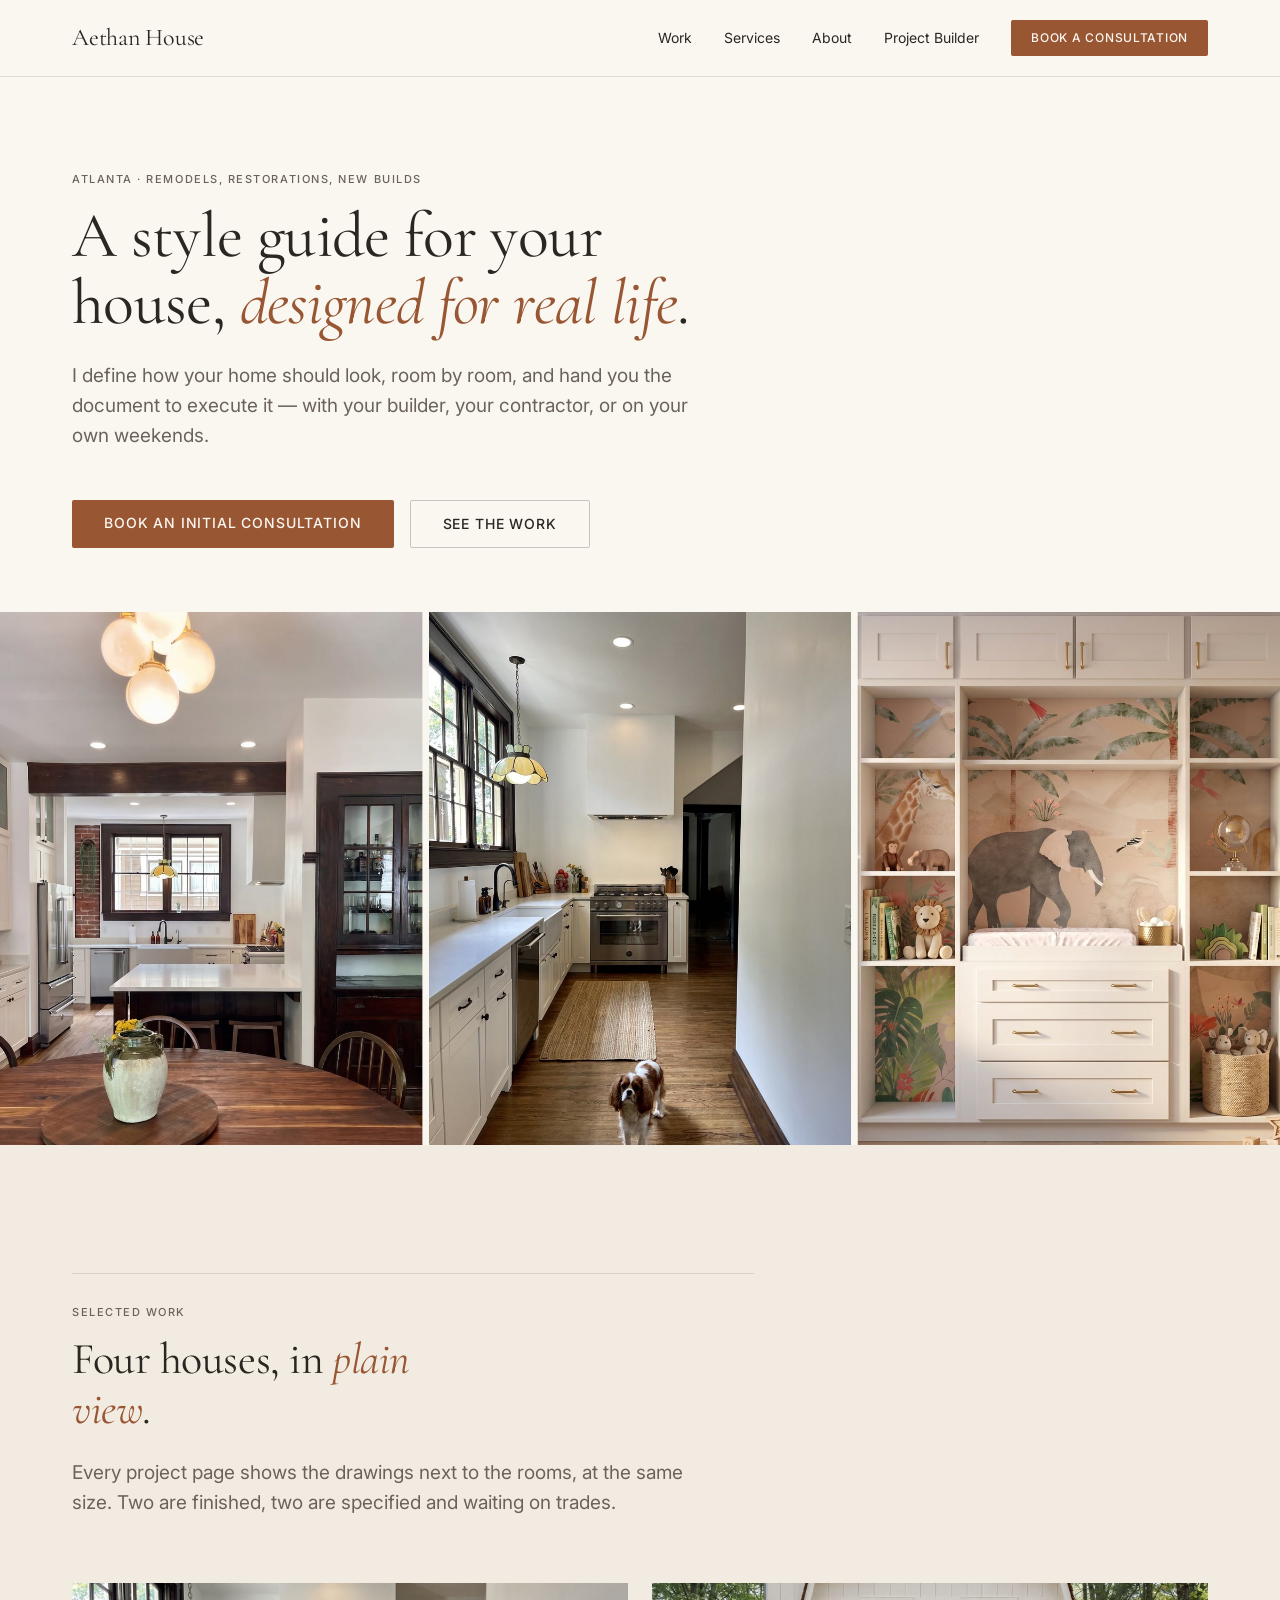
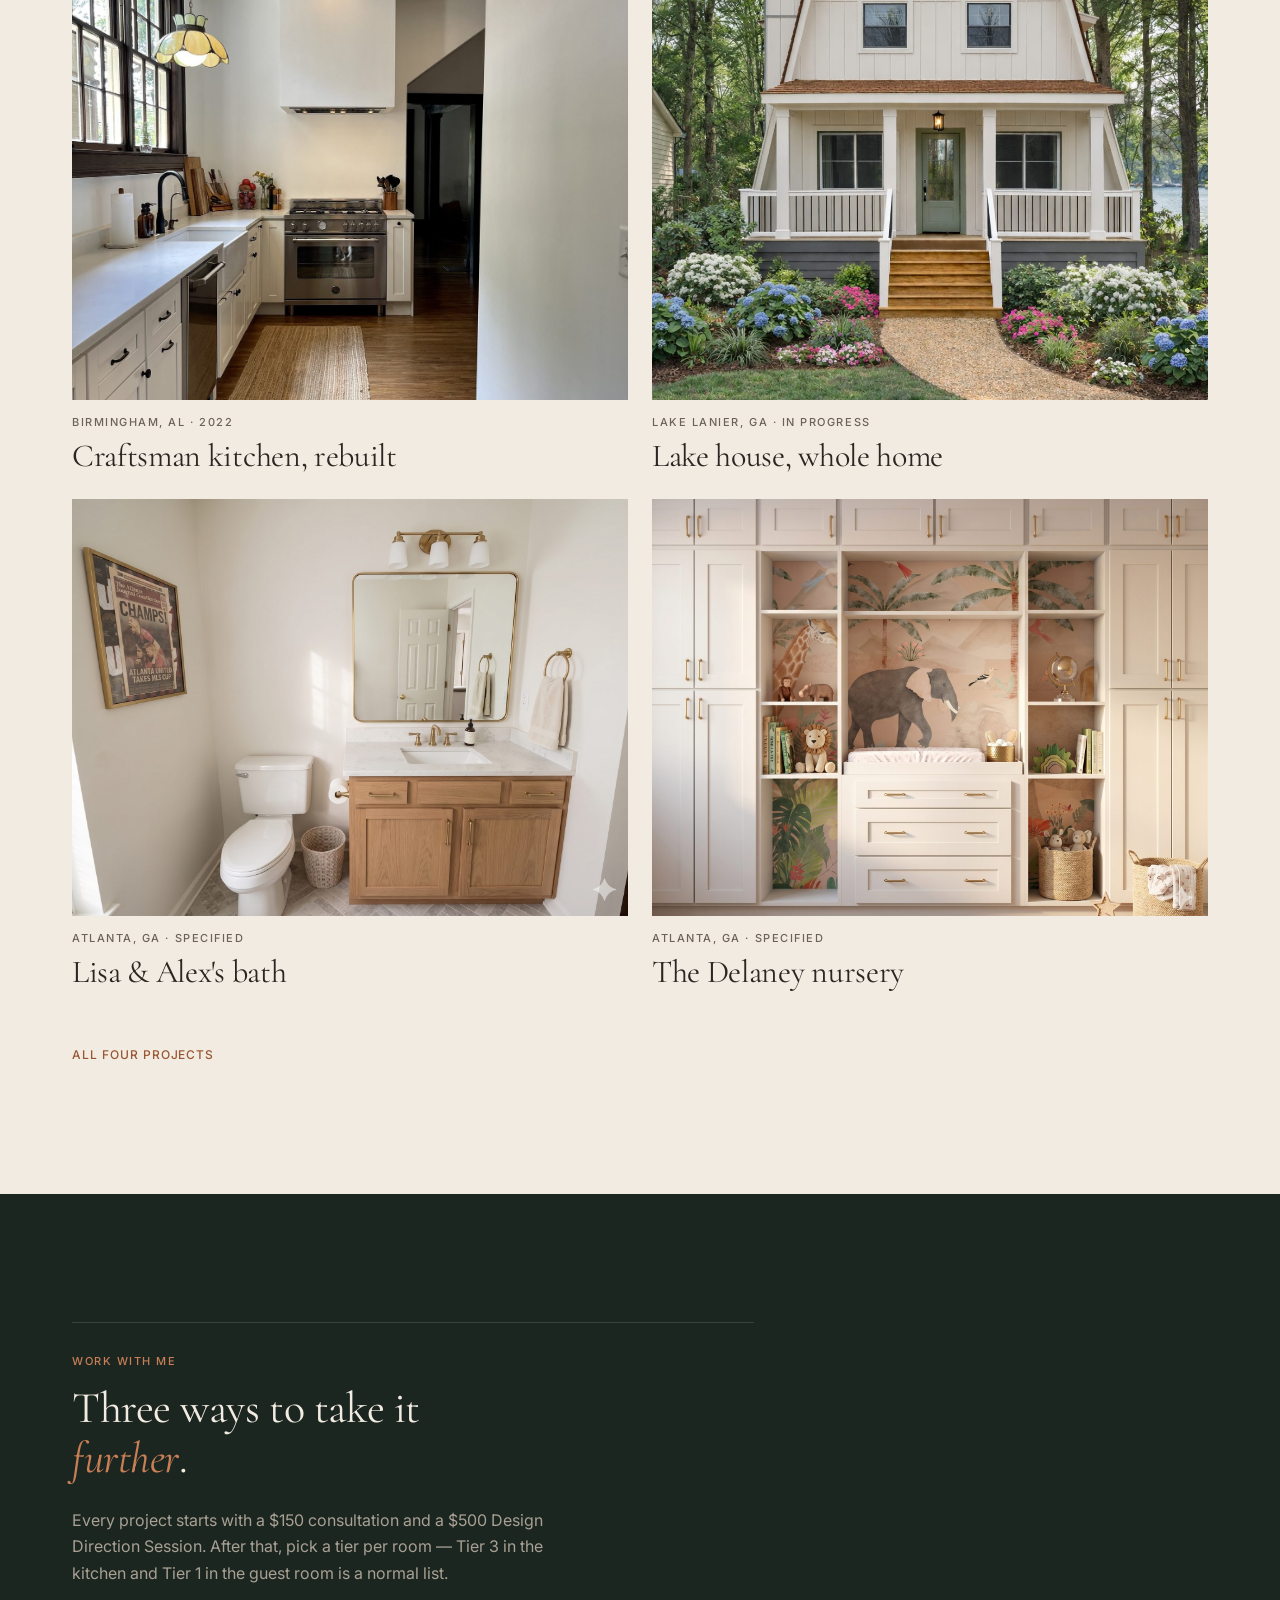
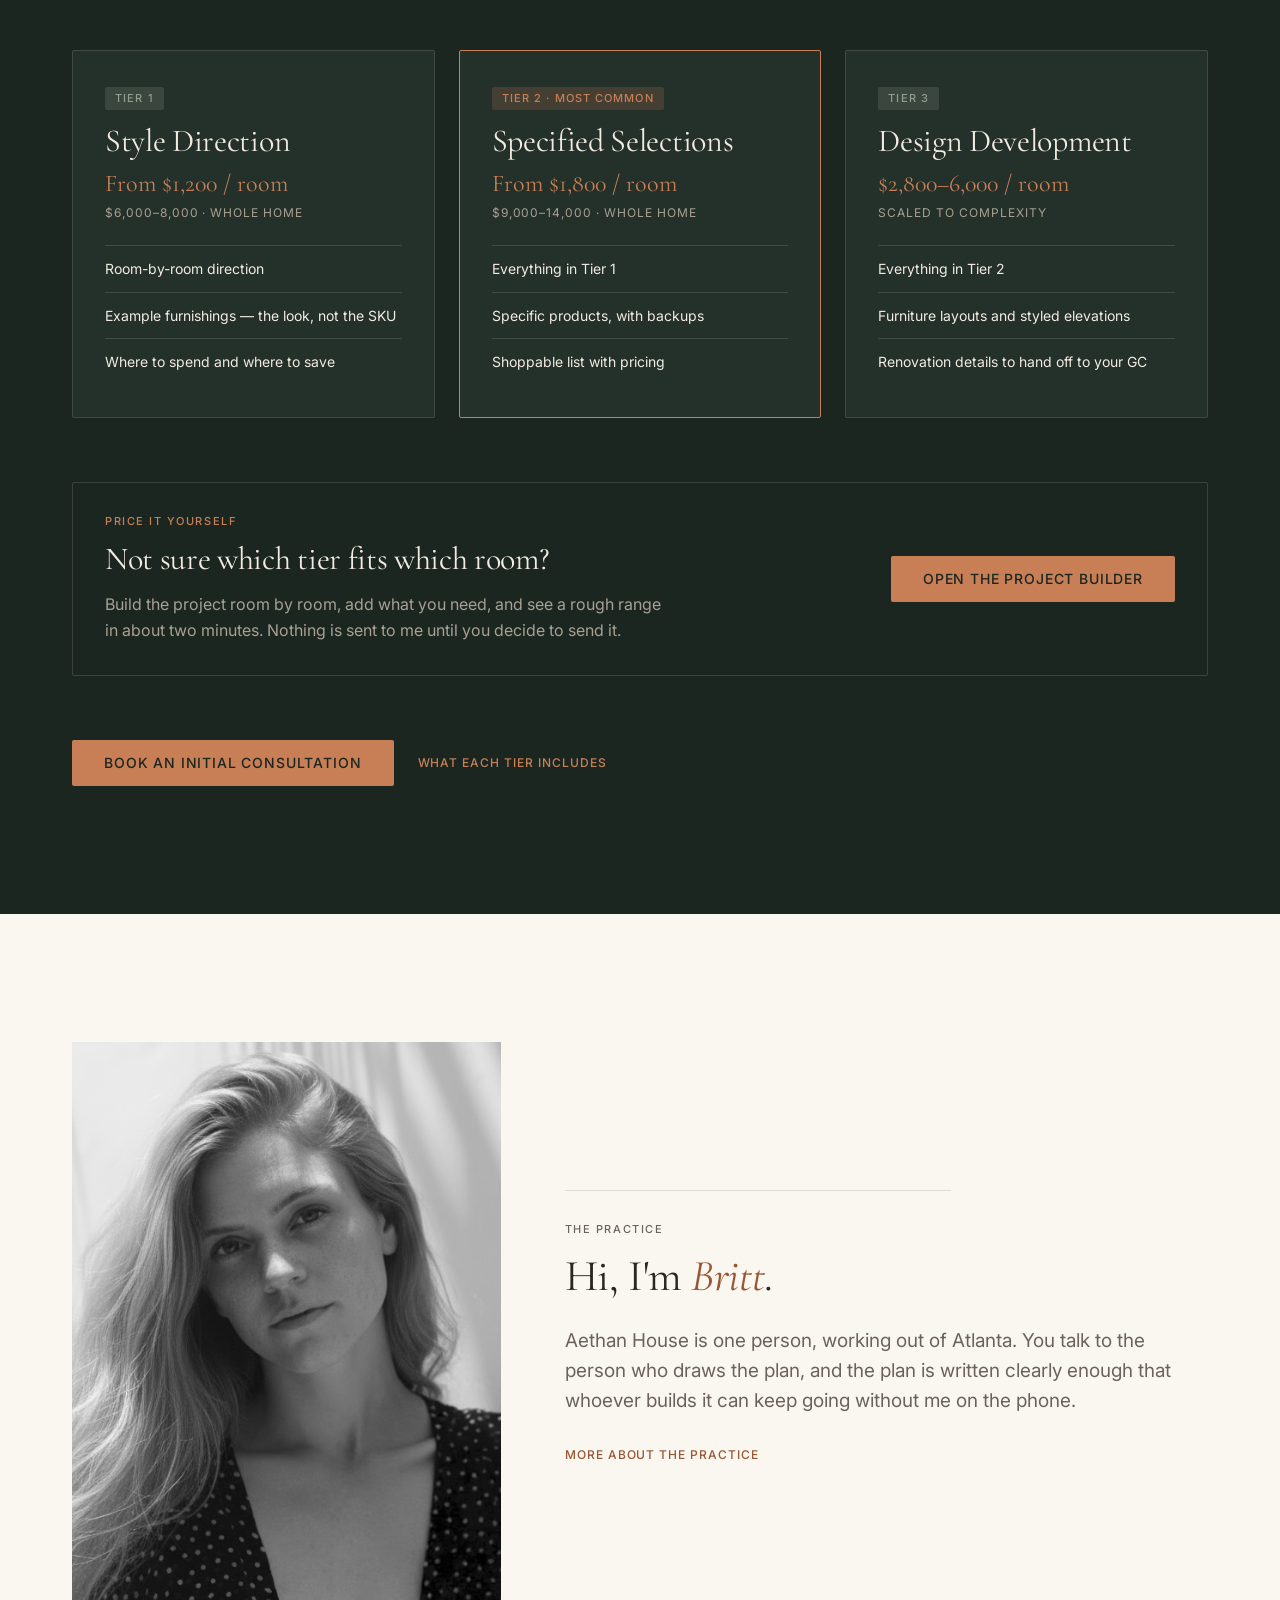
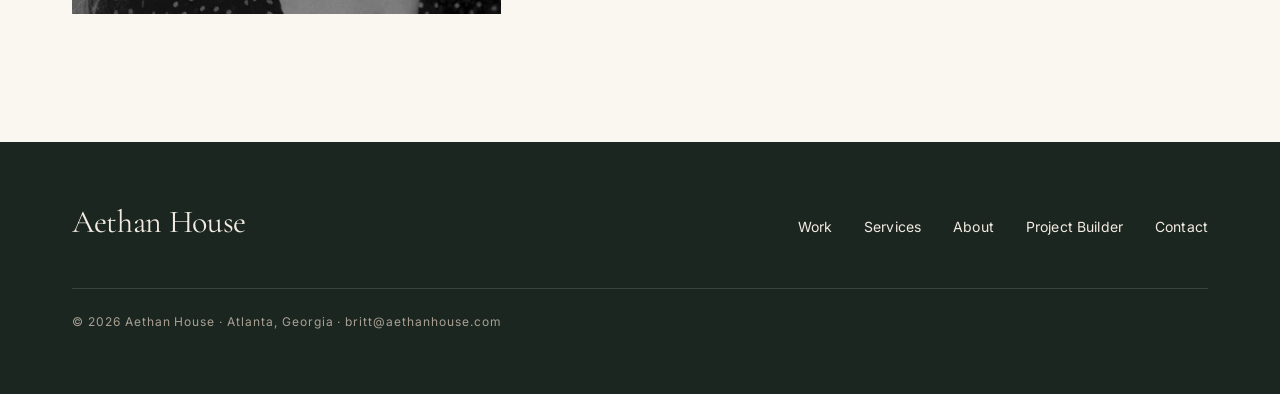
<file: index.html>
<!DOCTYPE html>
<html lang="en">
<head>
<meta charset="utf-8">
<meta name="viewport" content="width=device-width, initial-scale=1">
<title>Aethan House — Home Experience Design, Atlanta</title>
<link rel="stylesheet" href="assets/ds.css">
<link rel="stylesheet" href="assets/site.css">
<link href="https://fonts.googleapis.com/css2?family=Cormorant+Garamond:ital,wght@0,400;1,400&family=Inter:wght@400;500&display=swap" rel="stylesheet"><style>*{box-sizing:border-box}body{margin:0}img{display:block;max-width:100%}a{color:#985633}a:hover{color:#C87F55}.row:hover .rowtitle{color:#985633}</style>
</head>
<body>
<div style="background:#FAF6F0;color:#2A2622;font:400 16px/1.65 Inter,system-ui,sans-serif">
<nav style="position:sticky;top:0;z-index:10;background:rgba(250,246,240,.92);backdrop-filter:blur(12px);border-bottom:1px solid rgba(42,38,34,.12)">
<div style="max-width:1200px;margin:0 auto;padding:20px 32px;display:flex;align-items:center;gap:32px">
<a href="index.html" style="font:400 24px/1 'Cormorant Garamond',serif;letter-spacing:-.01em;color:#2A2622;text-decoration:none;white-space:nowrap">Aethan House</a>
<span style="flex:1"></span>
<a href="projects.html" style="font:400 14px/1 Inter,sans-serif;text-decoration:none;color:#2A2622">Work</a>
<a href="services.html" style="font:400 14px/1 Inter,sans-serif;text-decoration:none;color:#2A2622">Services</a>
<a href="about.html" style="font:400 14px/1 Inter,sans-serif;text-decoration:none;color:#2A2622">About</a>
<a href="project-builder.html" style="font:400 14px/1 Inter,sans-serif;text-decoration:none;color:#2A2622">Project Builder</a>
<a href="contact.html" style="background:#985633;color:#FAF6F0;padding:12px 20px;border-radius:2px;font:500 12px/1 Inter,sans-serif;letter-spacing:.06em;text-transform:uppercase;text-decoration:none">Book a Consultation</a>
</div>
</nav>
<section style="max-width:1200px;margin:0 auto;padding:96px 32px 64px">
<p style="font:500 11px/1.2 Inter,sans-serif;letter-spacing:.14em;text-transform:uppercase;color:#6B635B;margin:0 0 16px">Atlanta · Remodels, Restorations, New Builds</p>
<h1 style="font:400 64px/1.05 'Cormorant Garamond',serif;letter-spacing:-.01em;margin:0;max-width:20ch;text-wrap:pretty">A style guide for your house, <em style="color:#985633">designed for real life</em>.</h1>
<p style="font-size:19px;line-height:1.6;color:#6B635B;max-width:640px;margin:24px 0 0">I define how your home should look, room by room, and hand you the document to execute it — with your builder, your contractor, or on your own weekends.</p>
<div style="display:flex;gap:16px;margin-top:48px;flex-wrap:wrap">
<a href="contact.html" style="background:#985633;color:#FAF6F0;padding:16px 32px;border-radius:2px;font:500 14px/1 Inter,sans-serif;letter-spacing:.06em;text-transform:uppercase;text-decoration:none">Book an Initial Consultation</a>
<a href="projects.html" style="border:1px solid rgba(42,38,34,.24);color:#2A2622;padding:16px 32px;border-radius:2px;font:500 14px/1 Inter,sans-serif;letter-spacing:.06em;text-transform:uppercase;text-decoration:none">See the work</a>
</div>
</section>
<figure style="margin:0;background:#E4D9C9">
<img src="assets/hero-triptych.jpg" alt="Three Aethan House interiors — the Birmingham dining room and kitchen, the galley range wall, and the Delaney nursery millwork" style="width:100%;height:auto;display:block" width="2400" height="1000">
</figure>
<section style="background:#F2EBE1">
<div style="max-width:1200px;margin:0 auto;padding:128px 32px">
<hr style="border:0;border-top:1px solid rgba(42,38,34,.12);width:60%;margin:0 0 32px">
<p style="font:500 11px/1.2 Inter,sans-serif;letter-spacing:.14em;text-transform:uppercase;color:#6B635B;margin:0 0 16px">Selected Work</p>
<h2 style="font:400 44px/1.12 'Cormorant Garamond',serif;letter-spacing:-.01em;margin:0;max-width:18ch">Four houses, in <em style="color:#985633">plain view</em>.</h2>
<p style="font-size:19px;line-height:1.6;color:#6B635B;max-width:640px;margin:24px 0 0">Every project page shows the drawings next to the rooms, at the same size. Two are finished, two are specified and waiting on trades.</p>
<div style="display:grid;grid-template-columns:repeat(2,1fr);gap:24px 24px;margin-top:64px">
<a class="row" href="project-birmingham.html" style="text-decoration:none;color:inherit">
<img src="assets/projects/birmingham/after_galley_range.jpg" alt="Birmingham kitchen — galley run with farmhouse sink and stainless range" style="width:100%;aspect-ratio:4/3;object-fit:cover;background:#E4D9C9">
<p style="font:500 11px/1.2 Inter,sans-serif;letter-spacing:.14em;text-transform:uppercase;color:#6B635B;margin:16px 0 8px">Birmingham, AL · 2022</p>
<h3 class="rowtitle" style="font:400 32px/1.2 'Cormorant Garamond',serif;letter-spacing:-.01em;margin:0;transition:color 150ms ease">Craftsman kitchen, rebuilt</h3>
</a>
<a class="row" href="project-lanier.html" style="text-decoration:none;color:inherit">
<img src="assets/projects/lanier/after_exterior.jpg" alt="Lake Lanier house — finished exterior with gambrel roof and porch" style="width:100%;aspect-ratio:4/3;object-fit:cover;background:#E4D9C9">
<p style="font:500 11px/1.2 Inter,sans-serif;letter-spacing:.14em;text-transform:uppercase;color:#6B635B;margin:16px 0 8px">Lake Lanier, GA · In progress</p>
<h3 class="rowtitle" style="font:400 32px/1.2 'Cormorant Garamond',serif;letter-spacing:-.01em;margin:0;transition:color 150ms ease">Lake house, whole home</h3>
</a>
<a class="row" href="project-bath.html" style="text-decoration:none;color:inherit">
<img src="assets/projects/bathroom/after_vanity.jpg" alt="Bath render — white oak vanity with quartz top and brass fittings" style="width:100%;aspect-ratio:4/3;object-fit:cover;background:#E4D9C9">
<p style="font:500 11px/1.2 Inter,sans-serif;letter-spacing:.14em;text-transform:uppercase;color:#6B635B;margin:16px 0 8px">Atlanta, GA · Specified</p>
<h3 class="rowtitle" style="font:400 32px/1.2 'Cormorant Garamond',serif;letter-spacing:-.01em;margin:0;transition:color 150ms ease">Lisa &amp; Alex's bath</h3>
</a>
<a class="row" href="project-nursery.html" style="text-decoration:none;color:inherit">
<img src="assets/projects/delaney/styled_built_in.jpg" alt="Nursery render — wall of cream millwork framing a painted jungle mural" style="width:100%;aspect-ratio:4/3;object-fit:cover;background:#E4D9C9">
<p style="font:500 11px/1.2 Inter,sans-serif;letter-spacing:.14em;text-transform:uppercase;color:#6B635B;margin:16px 0 8px">Atlanta, GA · Specified</p>
<h3 class="rowtitle" style="font:400 32px/1.2 'Cormorant Garamond',serif;letter-spacing:-.01em;margin:0;transition:color 150ms ease">The Delaney nursery</h3>
</a>
</div>
<div style="margin-top:48px">
<a href="projects.html" style="font:500 12px/1 Inter,sans-serif;letter-spacing:.08em;text-transform:uppercase;color:#985633;text-decoration:none">All four projects</a>
</div>
</div>
</section>
<section id="pricing" style="background:#1C2621;-webkit-font-smoothing:antialiased">
<div style="max-width:1200px;margin:0 auto;padding:128px 32px">
<hr style="border:0;border-top:1px solid rgba(242,235,225,.14);width:60%;margin:0 0 32px">
<p style="font:500 11px/1.2 Inter,sans-serif;letter-spacing:.14em;text-transform:uppercase;color:#C87F55;margin:0 0 16px">Work With Me</p>
<h2 style="font:400 44px/1.12 'Cormorant Garamond',serif;letter-spacing:-.01em;margin:0;color:#F2EBE1;max-width:18ch">Three ways to take it <em style="color:#C87F55">further</em>.</h2>
<p style="font-size:16px;line-height:1.65;color:#A8A093;max-width:520px;margin:24px 0 0">Every project starts with a $150 consultation and a $500 Design Direction Session. After that, pick a tier per room — Tier 3 in the kitchen and Tier 1 in the guest room is a normal list.</p>
<div style="display:grid;grid-template-columns:repeat(3,1fr);gap:24px;margin-top:64px;align-items:start">
<article style="background:var(--surface-deep-raised);border-radius:var(--radius);border:var(--border-hairline) solid var(--rule-on-dark);padding:var(--card-padding);color:var(--text-inverse);-webkit-font-smoothing:antialiased;display:flex;flex-direction:column"><div style="margin-bottom:var(--space-1-5)"><span style="display:inline-block;font-family:var(--font-ui);font-weight:var(--weight-medium);font-size:var(--eyebrow);line-height:1;letter-spacing:var(--track-chip);text-transform:uppercase;padding:6px 10px;border-radius:var(--radius);background:var(--chip-fill);color:var(--secondary)">Tier 1</span></div><h3 style="font-family:var(--font-display);font-weight:var(--weight-regular);font-size:var(--display-m);line-height:var(--display-m-lh);letter-spacing:var(--track-display);margin:0 0 var(--space-1)">Style Direction</h3><div><div style="font-family:var(--font-display);font-weight:var(--weight-regular);font-size:var(--display-s);line-height:var(--display-s-lh);font-variant-numeric:oldstyle-nums;color:var(--accent)">From $1,200 / room</div><div style="font-family:var(--font-ui);font-size:var(--caption);line-height:var(--caption-lh);letter-spacing:.08em;text-transform:uppercase;margin-top:var(--space-half);color:var(--text-inverse-muted)">$6,000–8,000 · whole home</div></div><ul style="list-style:none;margin:20px 0 0;margin-top:var(--space-3);padding:0"><li style="font-family:var(--font-ui);font-size:var(--body-s);line-height:var(--body-s-lh);padding:var(--space-1-5) 0;border-top:var(--border-hairline) solid var(--rule-on-dark);color:var(--text-inverse)">Room-by-room direction</li><li style="font-family:var(--font-ui);font-size:var(--body-s);line-height:var(--body-s-lh);padding:var(--space-1-5) 0;border-top:var(--border-hairline) solid var(--rule-on-dark);color:var(--text-inverse)">Example furnishings — the look, not the SKU</li><li style="font-family:var(--font-ui);font-size:var(--body-s);line-height:var(--body-s-lh);padding:var(--space-1-5) 0;border-top:var(--border-hairline) solid var(--rule-on-dark);color:var(--text-inverse)">Where to spend and where to save</li></ul></article>
<article style="background:var(--surface-deep-raised);border-radius:var(--radius);border:var(--border-hairline) solid var(--accent);padding:var(--card-padding);color:var(--text-inverse);-webkit-font-smoothing:antialiased;display:flex;flex-direction:column"><div style="margin-bottom:var(--space-1-5)"><span style="display:inline-block;font-family:var(--font-ui);font-weight:var(--weight-medium);font-size:var(--eyebrow);line-height:1;letter-spacing:var(--track-chip);text-transform:uppercase;padding:6px 10px;border-radius:var(--radius);background:rgba(200,127,85,.2);color:var(--accent)">Tier 2 · Most Common</span></div><h3 style="font-family:var(--font-display);font-weight:var(--weight-regular);font-size:var(--display-m);line-height:var(--display-m-lh);letter-spacing:var(--track-display);margin:0 0 var(--space-1)">Specified Selections</h3><div><div style="font-family:var(--font-display);font-weight:var(--weight-regular);font-size:var(--display-s);line-height:var(--display-s-lh);font-variant-numeric:oldstyle-nums;color:var(--accent)">From $1,800 / room</div><div style="font-family:var(--font-ui);font-size:var(--caption);line-height:var(--caption-lh);letter-spacing:.08em;text-transform:uppercase;margin-top:var(--space-half);color:var(--text-inverse-muted)">$9,000–14,000 · whole home</div></div><ul style="list-style:none;margin:20px 0 0;margin-top:var(--space-3);padding:0"><li style="font-family:var(--font-ui);font-size:var(--body-s);line-height:var(--body-s-lh);padding:var(--space-1-5) 0;border-top:var(--border-hairline) solid var(--rule-on-dark);color:var(--text-inverse)">Everything in Tier 1</li><li style="font-family:var(--font-ui);font-size:var(--body-s);line-height:var(--body-s-lh);padding:var(--space-1-5) 0;border-top:var(--border-hairline) solid var(--rule-on-dark);color:var(--text-inverse)">Specific products, with backups</li><li style="font-family:var(--font-ui);font-size:var(--body-s);line-height:var(--body-s-lh);padding:var(--space-1-5) 0;border-top:var(--border-hairline) solid var(--rule-on-dark);color:var(--text-inverse)">Shoppable list with pricing</li></ul></article>
<article style="background:var(--surface-deep-raised);border-radius:var(--radius);border:var(--border-hairline) solid var(--rule-on-dark);padding:var(--card-padding);color:var(--text-inverse);-webkit-font-smoothing:antialiased;display:flex;flex-direction:column"><div style="margin-bottom:var(--space-1-5)"><span style="display:inline-block;font-family:var(--font-ui);font-weight:var(--weight-medium);font-size:var(--eyebrow);line-height:1;letter-spacing:var(--track-chip);text-transform:uppercase;padding:6px 10px;border-radius:var(--radius);background:var(--chip-fill);color:var(--secondary)">Tier 3</span></div><h3 style="font-family:var(--font-display);font-weight:var(--weight-regular);font-size:var(--display-m);line-height:var(--display-m-lh);letter-spacing:var(--track-display);margin:0 0 var(--space-1)">Design Development</h3><div><div style="font-family:var(--font-display);font-weight:var(--weight-regular);font-size:var(--display-s);line-height:var(--display-s-lh);font-variant-numeric:oldstyle-nums;color:var(--accent)">$2,800–6,000 / room</div><div style="font-family:var(--font-ui);font-size:var(--caption);line-height:var(--caption-lh);letter-spacing:.08em;text-transform:uppercase;margin-top:var(--space-half);color:var(--text-inverse-muted)">Scaled to complexity</div></div><ul style="list-style:none;margin:20px 0 0;margin-top:var(--space-3);padding:0"><li style="font-family:var(--font-ui);font-size:var(--body-s);line-height:var(--body-s-lh);padding:var(--space-1-5) 0;border-top:var(--border-hairline) solid var(--rule-on-dark);color:var(--text-inverse)">Everything in Tier 2</li><li style="font-family:var(--font-ui);font-size:var(--body-s);line-height:var(--body-s-lh);padding:var(--space-1-5) 0;border-top:var(--border-hairline) solid var(--rule-on-dark);color:var(--text-inverse)">Furniture layouts and styled elevations</li><li style="font-family:var(--font-ui);font-size:var(--body-s);line-height:var(--body-s-lh);padding:var(--space-1-5) 0;border-top:var(--border-hairline) solid var(--rule-on-dark);color:var(--text-inverse)">Renovation details to hand off to your GC</li></ul></article>
</div>
<div style="margin-top:64px;padding:32px;border:1px solid var(--rule-on-dark);border-radius:var(--radius);display:flex;gap:32px;align-items:center;justify-content:space-between;flex-wrap:wrap">
<div style="max-width:560px">
<p style="font:500 11px/1.2 Inter,sans-serif;letter-spacing:.14em;text-transform:uppercase;color:#C87F55;margin:0 0 12px">Price It Yourself</p>
<h3 style="font:400 32px/1.2 'Cormorant Garamond',serif;letter-spacing:-.01em;color:#F2EBE1;margin:0 0 12px">Not sure which tier fits which room?</h3>
<p style="font-size:16px;line-height:1.65;color:#A8A093;margin:0">Build the project room by room, add what you need, and see a rough range in about two minutes. Nothing is sent to me until you decide to send it.</p>
</div>
<a href="project-builder.html" style="background:#C87F55;color:#1C2621;font:500 14px/1 Inter,sans-serif;letter-spacing:.06em;text-transform:uppercase;padding:16px 32px;border-radius:2px;text-decoration:none;white-space:nowrap">Open the Project Builder</a>
</div>
<div style="display:flex;gap:24px;align-items:center;margin-top:64px;flex-wrap:wrap">
<a href="contact.html" style="background:#C87F55;color:#1C2621;font:500 14px/1 Inter,sans-serif;letter-spacing:.06em;text-transform:uppercase;padding:16px 32px;border-radius:2px;text-decoration:none">Book an Initial Consultation</a>
<a href="services.html" style="font:500 12px/1 Inter,sans-serif;letter-spacing:.08em;text-transform:uppercase;color:#C87F55;text-decoration:none">What each tier includes</a>
</div>
</div>
</section>
<section>
<div style="max-width:1200px;margin:0 auto;padding:128px 32px;display:grid;grid-template-columns:.8fr 1.2fr;gap:64px;align-items:center">
<img src="assets/portrait.jpg" alt="Britt, founder of Aethan House" style="width:100%;aspect-ratio:3/4;object-fit:cover;background:#E4D9C9">
<div>
<hr style="border:0;border-top:1px solid rgba(42,38,34,.12);width:60%;margin:0 0 32px">
<p style="font:500 11px/1.2 Inter,sans-serif;letter-spacing:.14em;text-transform:uppercase;color:#6B635B;margin:0 0 16px">The Practice</p>
<h2 style="font:400 44px/1.12 'Cormorant Garamond',serif;letter-spacing:-.01em;margin:0;max-width:16ch">Hi, I'm <em style="color:#985633">Britt</em>.</h2>
<p style="font-size:19px;line-height:1.6;color:#6B635B;max-width:640px;margin:24px 0 0">Aethan House is one person, working out of Atlanta. You talk to the person who draws the plan, and the plan is written clearly enough that whoever builds it can keep going without me on the phone.</p>
<a href="about.html" style="display:inline-block;margin-top:32px;font:500 12px/1 Inter,sans-serif;letter-spacing:.08em;text-transform:uppercase;color:#985633;text-decoration:none">More about the practice</a>
</div>
</div>
</section>
<footer class="on-deep" style="background:var(--surface-deep);color:var(--text-inverse);-webkit-font-smoothing:antialiased">
<div style="max-width:var(--content-max);margin:0 auto;padding:var(--space-8) var(--gutter)">
<div style="display:flex;align-items:baseline;justify-content:space-between;gap:var(--space-4);flex-wrap:wrap">
<p style="font-family:var(--font-display);font-weight:var(--weight-regular);font-size:var(--display-m);line-height:1;letter-spacing:var(--track-display);color:var(--text-inverse);margin:0">Aethan House</p>
<ul style="list-style:none;display:flex;gap:var(--space-4);margin:0;padding:0;flex-wrap:wrap"><li><a href="projects.html" style="font-family:var(--font-ui);font-size:var(--body-s);letter-spacing:var(--track-ui);color:var(--text-inverse);text-decoration:none">Work</a></li><li><a href="services.html" style="font-family:var(--font-ui);font-size:var(--body-s);letter-spacing:var(--track-ui);color:var(--text-inverse);text-decoration:none">Services</a></li><li><a href="about.html" style="font-family:var(--font-ui);font-size:var(--body-s);letter-spacing:var(--track-ui);color:var(--text-inverse);text-decoration:none">About</a></li><li><a href="project-builder.html" style="font-family:var(--font-ui);font-size:var(--body-s);letter-spacing:var(--track-ui);color:var(--text-inverse);text-decoration:none">Project Builder</a></li><li><a href="contact.html" style="font-family:var(--font-ui);font-size:var(--body-s);letter-spacing:var(--track-ui);color:var(--text-inverse);text-decoration:none">Contact</a></li></ul>
</div>
<p style="font-family:var(--font-ui);font-size:var(--caption);line-height:var(--caption-lh);letter-spacing:.08em;color:var(--text-inverse-muted);margin:var(--space-6) 0 0;padding-top:var(--space-3);border-top:1px solid var(--rule-on-dark)">© 2026 Aethan House · Atlanta, Georgia · britt@aethanhouse.com</p>
</div>
</footer>
</div>
</body>
</html>
</file>
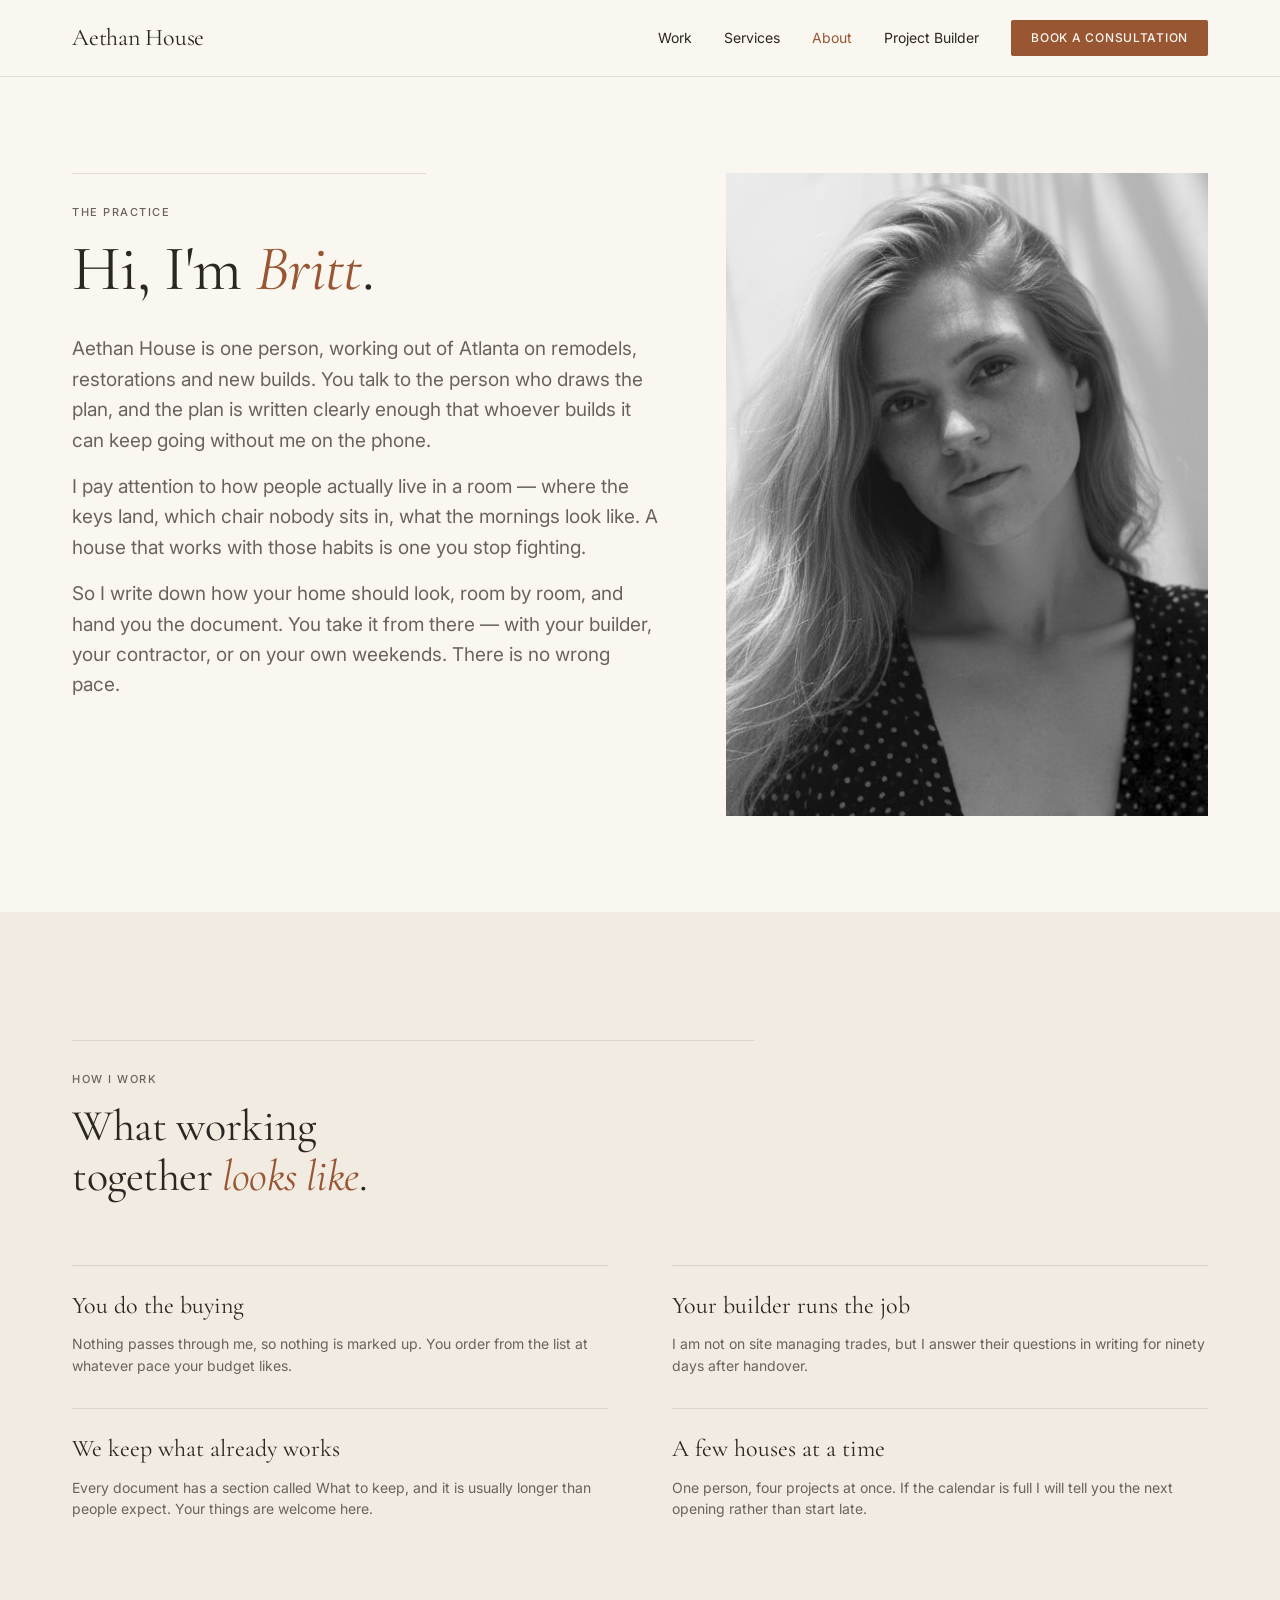
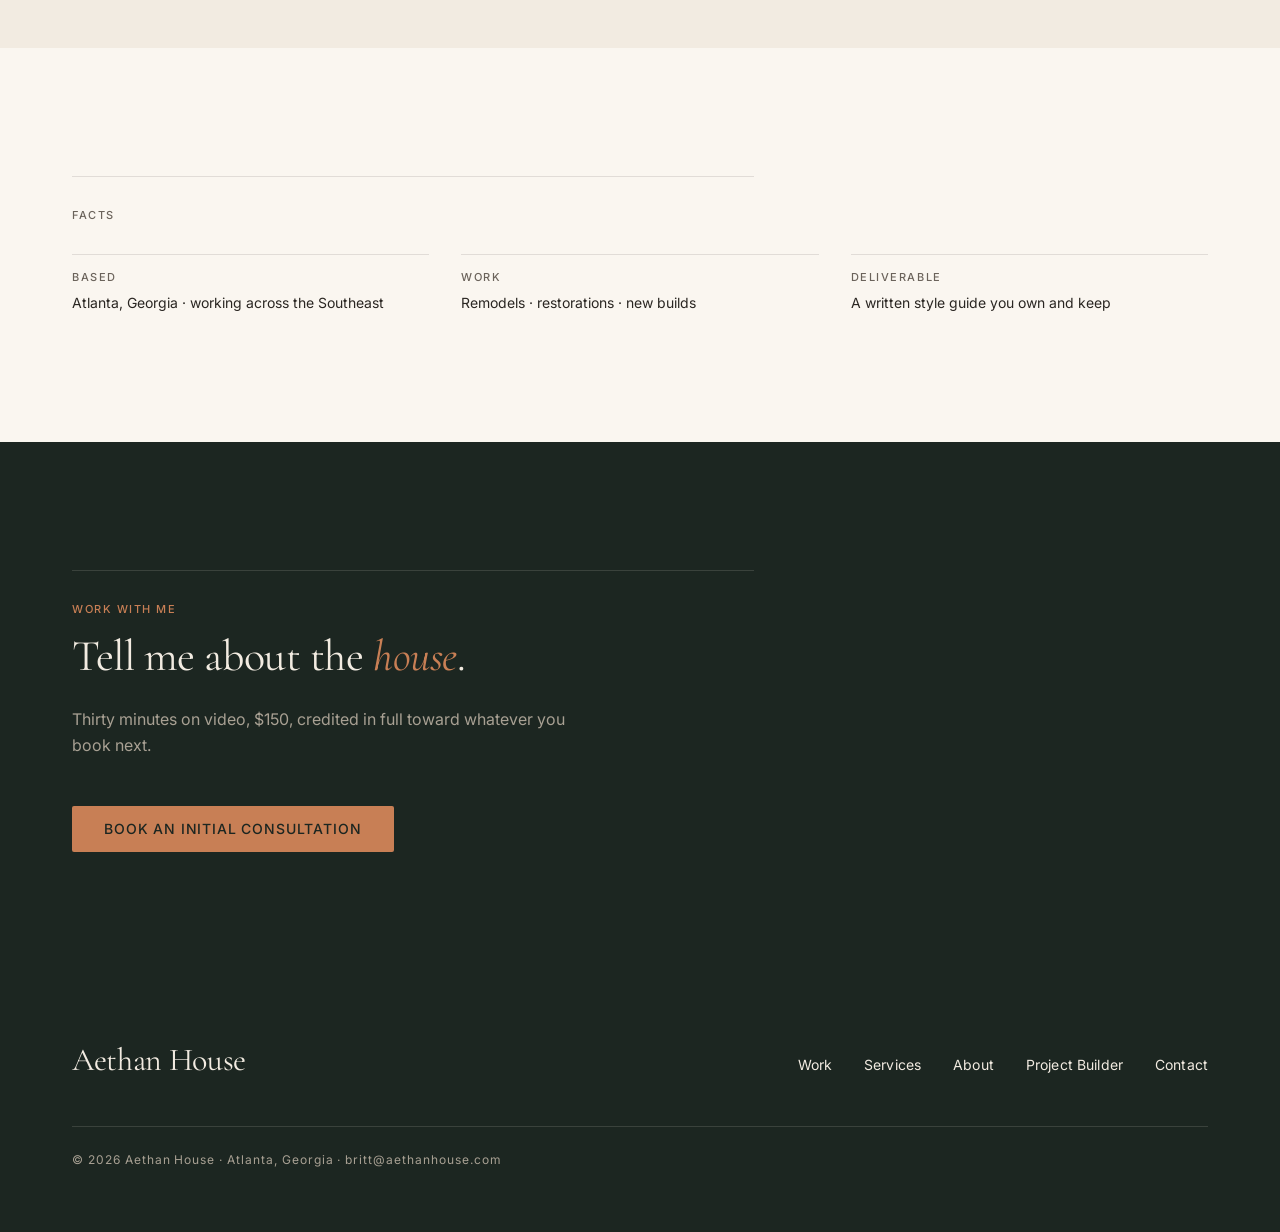
<file: about.html>
<!DOCTYPE html>
<html lang="en">
<head>
<meta charset="utf-8">
<meta name="viewport" content="width=device-width, initial-scale=1">
<title>About — Aethan House</title>
<link rel="stylesheet" href="assets/ds.css">
<link rel="stylesheet" href="assets/site.css">
<link href="https://fonts.googleapis.com/css2?family=Cormorant+Garamond:ital,wght@0,400;1,400&family=Inter:wght@400;500&display=swap" rel="stylesheet"><style>*{box-sizing:border-box}body{margin:0}em{font-style:italic;color:#985633}a{color:#985633}a:hover{color:#C87F55}img{display:block;max-width:100%}</style>
</head>
<body>
<div style="background:#FAF6F0;color:#2A2622;font:400 16px/1.65 Inter,system-ui,sans-serif">
<nav style="position:sticky;top:0;z-index:10;background:rgba(250,246,240,.92);backdrop-filter:blur(12px);border-bottom:1px solid rgba(42,38,34,.12)">
<div style="max-width:1200px;margin:0 auto;padding:20px 32px;display:flex;align-items:center;gap:32px">
<a href="index.html" style="font:400 24px/1 'Cormorant Garamond',serif;letter-spacing:-.01em;color:#2A2622;text-decoration:none;white-space:nowrap">Aethan House</a>
<span style="flex:1"></span>
<a href="projects.html" style="font:400 14px/1 Inter,sans-serif;text-decoration:none;color:#2A2622">Work</a>
<a href="services.html" style="font:400 14px/1 Inter,sans-serif;text-decoration:none;color:#2A2622">Services</a>
<a href="about.html" style="font:400 14px/1 Inter,sans-serif;text-decoration:none;color:#985633">About</a>
<a href="project-builder.html" style="font:400 14px/1 Inter,sans-serif;text-decoration:none;color:#2A2622">Project Builder</a>
<a href="contact.html" style="background:#985633;color:#FAF6F0;padding:12px 20px;border-radius:2px;font:500 12px/1 Inter,sans-serif;letter-spacing:.06em;text-transform:uppercase;text-decoration:none">Book a Consultation</a>
</div>
</nav>
<section>
<div style="max-width:1200px;margin:0 auto;padding:96px 32px;display:grid;grid-template-columns:1.1fr .9fr;gap:64px;align-items:start">
<div>
<hr style="border:0;border-top:1px solid rgba(42,38,34,.12);width:60%;margin:0 0 32px">
<p style="font:500 11px/1.2 Inter,sans-serif;letter-spacing:.14em;text-transform:uppercase;color:#6B635B;margin:0 0 16px">The Practice</p>
<h1 style="font:400 64px/1.05 'Cormorant Garamond',serif;letter-spacing:-.01em;margin:0;max-width:16ch;text-wrap:pretty">Hi, I'm <em>Britt</em>.</h1>
<div style="font-size:19px;line-height:1.6;color:#6B635B;max-width:640px;margin:32px 0 0;display:grid;gap:16px">
<p style="margin:0">Aethan House is one person, working out of Atlanta on remodels, restorations and new builds. You talk to the person who draws the plan, and the plan is written clearly enough that whoever builds it can keep going without me on the phone.</p>
<p style="margin:0">I pay attention to how people actually live in a room — where the keys land, which chair nobody sits in, what the mornings look like. A house that works with those habits is one you stop fighting.</p>
<p style="margin:0">So I write down how your home should look, room by room, and hand you the document. You take it from there — with your builder, your contractor, or on your own weekends. There is no wrong pace.</p>
</div>
</div>
<img src="assets/portrait.jpg" alt="Britt, founder of Aethan House" style="width:100%;aspect-ratio:3/4;object-fit:cover;background:#E4D9C9">
</div>
</section>
<section style="background:#F2EBE1">
<div style="max-width:1200px;margin:0 auto;padding:128px 32px">
<hr style="border:0;border-top:1px solid rgba(42,38,34,.12);width:60%;margin:0 0 32px">
<p style="font:500 11px/1.2 Inter,sans-serif;letter-spacing:.14em;text-transform:uppercase;color:#6B635B;margin:0 0 16px">How I Work</p>
<h2 style="font:400 44px/1.12 'Cormorant Garamond',serif;letter-spacing:-.01em;margin:0;max-width:18ch">What working together <em>looks like</em>.</h2>
<div style="display:grid;grid-template-columns:repeat(2,1fr);gap:32px 64px;margin-top:64px">
<div style="border-top:1px solid rgba(42,38,34,.12);padding-top:24px">
<h3 style="font:400 24px/1.3 'Cormorant Garamond',serif;margin:0 0 12px">You do the buying</h3>
<p style="font-size:14px;line-height:1.55;color:#6B635B;margin:0">Nothing passes through me, so nothing is marked up. You order from the list at whatever pace your budget likes.</p>
</div>
<div style="border-top:1px solid rgba(42,38,34,.12);padding-top:24px">
<h3 style="font:400 24px/1.3 'Cormorant Garamond',serif;margin:0 0 12px">Your builder runs the job</h3>
<p style="font-size:14px;line-height:1.55;color:#6B635B;margin:0">I am not on site managing trades, but I answer their questions in writing for ninety days after handover.</p>
</div>
<div style="border-top:1px solid rgba(42,38,34,.12);padding-top:24px">
<h3 style="font:400 24px/1.3 'Cormorant Garamond',serif;margin:0 0 12px">We keep what already works</h3>
<p style="font-size:14px;line-height:1.55;color:#6B635B;margin:0">Every document has a section called What to keep, and it is usually longer than people expect. Your things are welcome here.</p>
</div>
<div style="border-top:1px solid rgba(42,38,34,.12);padding-top:24px">
<h3 style="font:400 24px/1.3 'Cormorant Garamond',serif;margin:0 0 12px">A few houses at a time</h3>
<p style="font-size:14px;line-height:1.55;color:#6B635B;margin:0">One person, four projects at once. If the calendar is full I will tell you the next opening rather than start late.</p>
</div>
</div>
</div>
</section>
<section>
<div style="max-width:1200px;margin:0 auto;padding:128px 32px">
<hr style="border:0;border-top:1px solid rgba(42,38,34,.12);width:60%;margin:0 0 32px">
<p style="font:500 11px/1.2 Inter,sans-serif;letter-spacing:.14em;text-transform:uppercase;color:#6B635B;margin:0 0 16px">Facts</p>
<dl style="display:grid;grid-template-columns:repeat(3,1fr);gap:32px;margin:32px 0 0">
<div>
<dt style="font:500 11px/1.2 Inter,sans-serif;letter-spacing:.14em;text-transform:uppercase;color:#6B635B;border-top:1px solid rgba(42,38,34,.12);padding-top:16px">Based</dt>
<dd style="margin:8px 0 0;font-size:14px;line-height:1.55">Atlanta, Georgia · working across the Southeast</dd>
</div>
<div>
<dt style="font:500 11px/1.2 Inter,sans-serif;letter-spacing:.14em;text-transform:uppercase;color:#6B635B;border-top:1px solid rgba(42,38,34,.12);padding-top:16px">Work</dt>
<dd style="margin:8px 0 0;font-size:14px;line-height:1.55">Remodels · restorations · new builds</dd>
</div>
<div>
<dt style="font:500 11px/1.2 Inter,sans-serif;letter-spacing:.14em;text-transform:uppercase;color:#6B635B;border-top:1px solid rgba(42,38,34,.12);padding-top:16px">Deliverable</dt>
<dd style="margin:8px 0 0;font-size:14px;line-height:1.55">A written style guide you own and keep</dd>
</div>
</dl>
</div>
</section>
<section style="background:#1C2621;-webkit-font-smoothing:antialiased">
<div style="max-width:1200px;margin:0 auto;padding:128px 32px">
<hr style="border:0;border-top:1px solid rgba(242,235,225,.14);width:60%;margin:0 0 32px">
<p style="font:500 11px/1.2 Inter,sans-serif;letter-spacing:.14em;text-transform:uppercase;color:#C87F55;margin:0 0 16px">Work With Me</p>
<h2 style="font:400 44px/1.12 'Cormorant Garamond',serif;letter-spacing:-.01em;color:#F2EBE1;margin:0;max-width:20ch">Tell me about the <em style="color:#C87F55">house</em>.</h2>
<p style="font-size:16px;line-height:1.65;color:#A8A093;max-width:520px;margin:24px 0 0">Thirty minutes on video, $150, credited in full toward whatever you book next.</p>
<a href="contact.html" style="display:inline-block;margin-top:48px;background:#C87F55;color:#1C2621;font:500 14px/1 Inter,sans-serif;letter-spacing:.06em;text-transform:uppercase;padding:16px 32px;border-radius:2px;text-decoration:none">Book an Initial Consultation</a>
</div>
</section>
<footer class="on-deep" style="background:var(--surface-deep);color:var(--text-inverse);-webkit-font-smoothing:antialiased">
<div style="max-width:var(--content-max);margin:0 auto;padding:var(--space-8) var(--gutter)">
<div style="display:flex;align-items:baseline;justify-content:space-between;gap:var(--space-4);flex-wrap:wrap">
<p style="font-family:var(--font-display);font-weight:var(--weight-regular);font-size:var(--display-m);line-height:1;letter-spacing:var(--track-display);color:var(--text-inverse);margin:0">Aethan House</p>
<ul style="list-style:none;display:flex;gap:var(--space-4);margin:0;padding:0;flex-wrap:wrap"><li><a href="projects.html" style="font-family:var(--font-ui);font-size:var(--body-s);letter-spacing:var(--track-ui);color:var(--text-inverse);text-decoration:none">Work</a></li><li><a href="services.html" style="font-family:var(--font-ui);font-size:var(--body-s);letter-spacing:var(--track-ui);color:var(--text-inverse);text-decoration:none">Services</a></li><li><a href="about.html" style="font-family:var(--font-ui);font-size:var(--body-s);letter-spacing:var(--track-ui);color:var(--text-inverse);text-decoration:none">About</a></li><li><a href="project-builder.html" style="font-family:var(--font-ui);font-size:var(--body-s);letter-spacing:var(--track-ui);color:var(--text-inverse);text-decoration:none">Project Builder</a></li><li><a href="contact.html" style="font-family:var(--font-ui);font-size:var(--body-s);letter-spacing:var(--track-ui);color:var(--text-inverse);text-decoration:none">Contact</a></li></ul>
</div>
<p style="font-family:var(--font-ui);font-size:var(--caption);line-height:var(--caption-lh);letter-spacing:.08em;color:var(--text-inverse-muted);margin:var(--space-6) 0 0;padding-top:var(--space-3);border-top:1px solid var(--rule-on-dark)">© 2026 Aethan House · Atlanta, Georgia · britt@aethanhouse.com</p>
</div>
</footer>
</div>
</body>
</html>
</file>
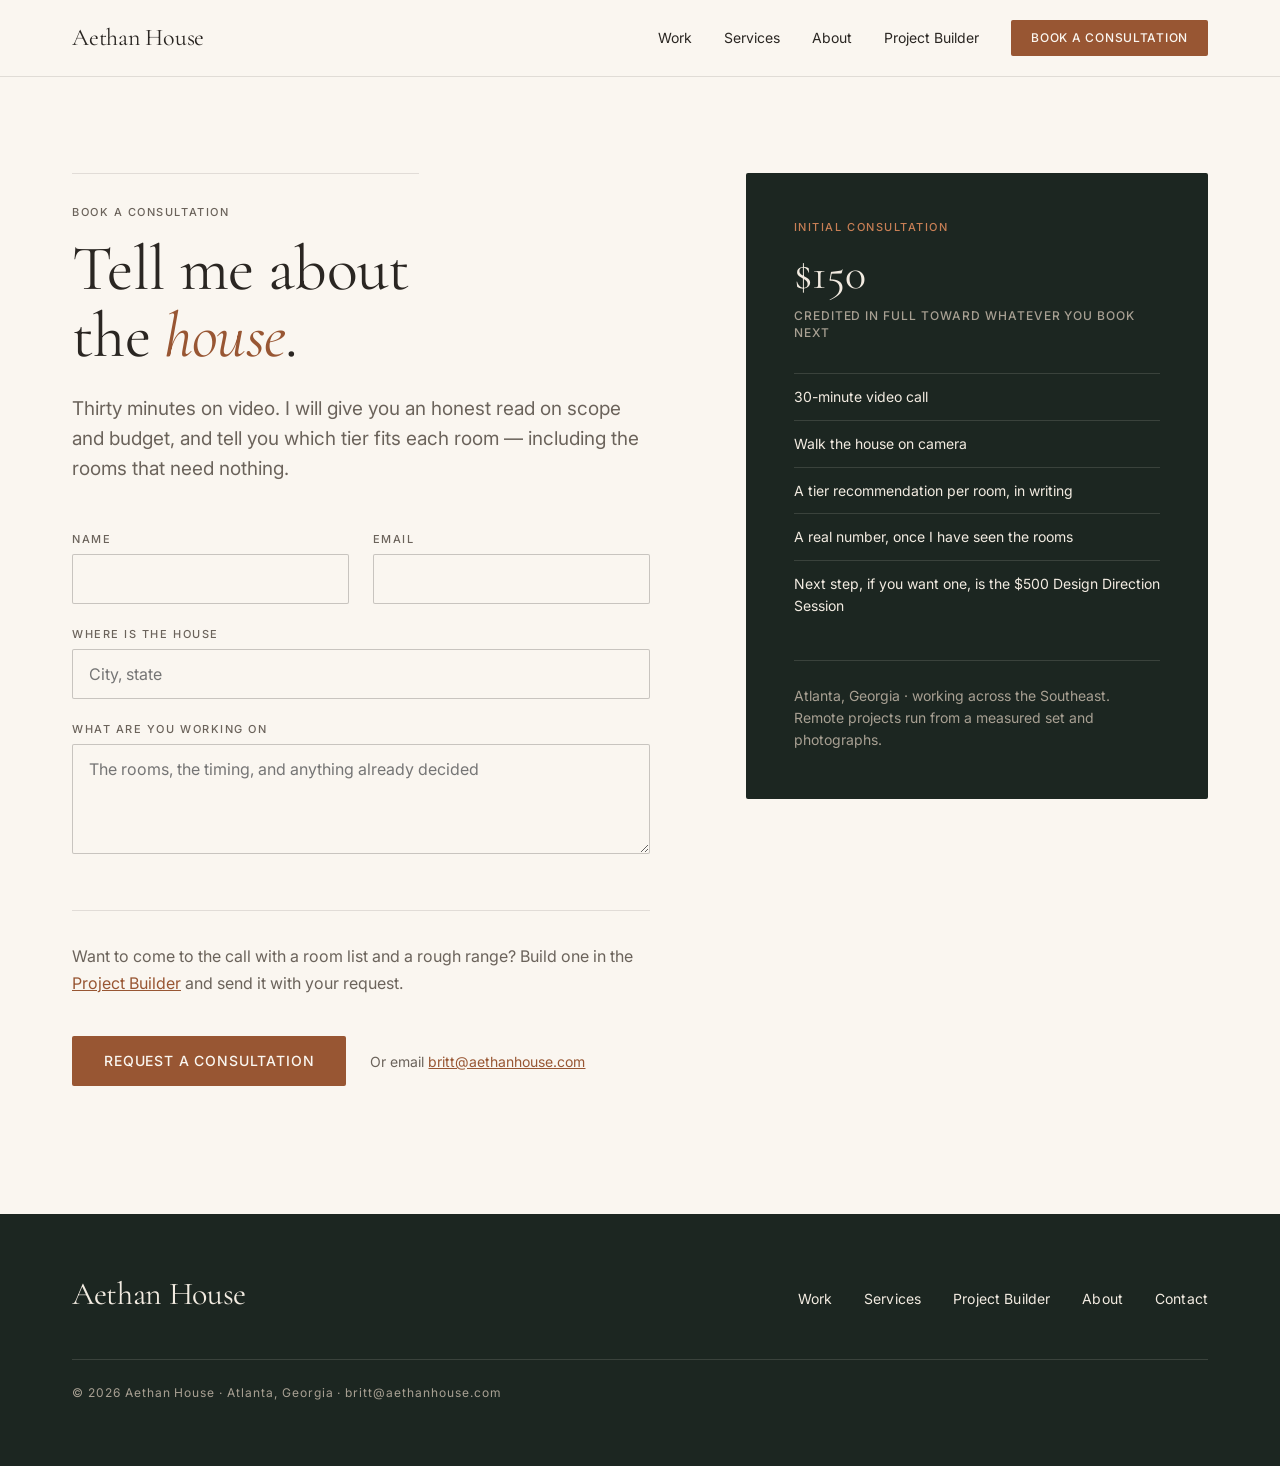
<file: contact.html>
<!DOCTYPE html>
<html lang="en">
<head>
<meta charset="utf-8">
<meta name="viewport" content="width=device-width, initial-scale=1">
<title>Contact — Aethan House</title>
<link rel="stylesheet" href="assets/ds.css">
<link rel="stylesheet" href="assets/site.css">
<link href="https://fonts.googleapis.com/css2?family=Cormorant+Garamond:ital,wght@0,400;1,400&family=Inter:wght@400;500&display=swap" rel="stylesheet"><style>*{box-sizing:border-box}body{margin:0}em{font-style:italic;color:#985633}a{color:#985633}a:hover{color:#C87F55}input,select,textarea{font-family:Inter,system-ui,sans-serif;font-size:16px;color:#2A2622;background:#FAF6F0;border:1px solid rgba(42,38,34,.24);border-radius:2px;padding:14px 16px;width:100%}input:focus,select:focus,textarea:focus,button:focus{outline:2px solid #C87F55;outline-offset:3px}</style>
</head>
<body>
<div style="background:#FAF6F0;color:#2A2622;font:400 16px/1.65 Inter,system-ui,sans-serif">
<nav style="position:sticky;top:0;z-index:10;background:rgba(250,246,240,.92);backdrop-filter:blur(12px);border-bottom:1px solid rgba(42,38,34,.12)">
<div style="max-width:1200px;margin:0 auto;padding:20px 32px;display:flex;align-items:center;gap:32px">
<a href="index.html" style="font:400 24px/1 'Cormorant Garamond',serif;letter-spacing:-.01em;color:#2A2622;text-decoration:none;white-space:nowrap">Aethan House</a>
<span style="flex:1"></span>
<a href="projects.html" style="font:400 14px/1 Inter,sans-serif;text-decoration:none;color:#2A2622">Work</a>
<a href="services.html" style="font:400 14px/1 Inter,sans-serif;text-decoration:none;color:#2A2622">Services</a>
<a href="about.html" style="font:400 14px/1 Inter,sans-serif;text-decoration:none;color:#2A2622">About</a>
<a href="project-builder.html" style="font:400 14px/1 Inter,sans-serif;text-decoration:none;color:#2A2622">Project Builder</a>
<a href="contact.html" style="background:#985633;color:#FAF6F0;padding:12px 20px;border-radius:2px;font:500 12px/1 Inter,sans-serif;letter-spacing:.06em;text-transform:uppercase;text-decoration:none">Book a Consultation</a>
</div>
</nav>
<section>
<div style="max-width:1200px;margin:0 auto;padding:96px 32px 128px;display:grid;grid-template-columns:1fr .8fr;gap:96px;align-items:start">
<div>
<hr style="border:0;border-top:1px solid rgba(42,38,34,.12);width:60%;margin:0 0 32px">
<p style="font:500 11px/1.2 Inter,sans-serif;letter-spacing:.14em;text-transform:uppercase;color:#6B635B;margin:0 0 16px">Book a Consultation</p>
<h1 style="font:400 64px/1.05 'Cormorant Garamond',serif;letter-spacing:-.01em;margin:0;max-width:16ch;text-wrap:pretty">Tell me about the <em>house</em>.</h1>
<p style="font-size:19px;line-height:1.6;color:#6B635B;max-width:640px;margin:24px 0 0">Thirty minutes on video. I will give you an honest read on scope and budget, and tell you which tier fits each room — including the rooms that need nothing.</p>
<div id="contact-sent" hidden>
<div style="margin-top:48px;border-top:1px solid rgba(42,38,34,.12);padding-top:32px">
<p style="font:400 32px/1.2 'Cormorant Garamond',serif;letter-spacing:-.01em;margin:0">Thank you. I reply within two business days.</p>
<p style="font-size:16px;line-height:1.65;color:#6B635B;margin:16px 0 0;max-width:640px">If you sent a project report with it, we will start the call from that. Nothing in it is locked in.</p>
<p style="font-size:14px;line-height:1.55;color:#6B635B;margin:16px 0 0">If it is urgent, email <a href="mailto:britt@aethanhouse.com">britt@aethanhouse.com</a> directly.</p>
</div>
</div>
<div id="contact-form-wrap">
<form id="contact-form" name="contact" method="POST" data-netlify="true" netlify-honeypot="bot-field" style="margin-top:48px;display:grid;gap:24px;max-width:720px">
<input type="hidden" name="form-name" value="contact">
<p hidden><label>Leave this empty: <input name="bot-field" tabindex="-1"></label></p>
<div style="display:grid;grid-template-columns:1fr 1fr;gap:24px">
<label style="display:grid;gap:8px">
<span style="font:500 11px/1.2 Inter,sans-serif;letter-spacing:.14em;text-transform:uppercase;color:#6B635B">Name</span>
<input type="text" name="name" required="required">
</label>
<label style="display:grid;gap:8px">
<span style="font:500 11px/1.2 Inter,sans-serif;letter-spacing:.14em;text-transform:uppercase;color:#6B635B">Email</span>
<input type="email" name="email" required="required">
</label>
</div>
<label style="display:grid;gap:8px">
<span style="font:500 11px/1.2 Inter,sans-serif;letter-spacing:.14em;text-transform:uppercase;color:#6B635B">Where is the house</span>
<input type="text" name="location" placeholder="City, state">
</label>
<label style="display:grid;gap:8px">
<span style="font:500 11px/1.2 Inter,sans-serif;letter-spacing:.14em;text-transform:uppercase;color:#6B635B">What are you working on</span>
<textarea name="message" rows="4" placeholder="The rooms, the timing, and anything already decided"></textarea>
</label>
<div style="margin-top:32px;border-top:1px solid rgba(42,38,34,.12);padding-top:32px">
<p style="font-size:16px;line-height:1.65;color:#6B635B;max-width:68ch;margin:0">Want to come to the call with a room list and a rough range? Build one in the <a href="project-builder.html">Project Builder</a> and send it with your request.</p>
</div>
<div style="display:flex;align-items:center;gap:24px;flex-wrap:wrap;padding-top:16px">
<button type="submit" style="background:#985633;color:#FAF6F0;border:0;border-radius:2px;font:500 14px/1 Inter,sans-serif;letter-spacing:.06em;text-transform:uppercase;padding:18px 32px;cursor:pointer">Request a consultation</button>
<span style="font-size:14px;color:#6B635B">Or email <a href="mailto:britt@aethanhouse.com">britt@aethanhouse.com</a></span>
</div>
</form>
</div>
</div>
<aside style="background:#1C2621;-webkit-font-smoothing:antialiased;padding:48px;border-radius:2px;position:sticky;top:104px">
<p style="font:500 11px/1.2 Inter,sans-serif;letter-spacing:.14em;text-transform:uppercase;color:#C87F55;margin:0 0 16px">Initial Consultation</p>
<p style="font:400 44px/1.1 'Cormorant Garamond',serif;color:#F2EBE1;font-variant-numeric:oldstyle-nums;margin:0">$150</p>
<p style="font:500 12px/1.45 Inter,sans-serif;letter-spacing:.08em;text-transform:uppercase;color:#A8A093;margin:8px 0 0">Credited in full toward whatever you book next</p>
<ul style="list-style:none;margin:32px 0 0;padding:0">
<li style="font-size:14px;line-height:1.55;padding:12px 0;border-top:1px solid rgba(242,235,225,.14);color:#F2EBE1">30-minute video call</li>
<li style="font-size:14px;line-height:1.55;padding:12px 0;border-top:1px solid rgba(242,235,225,.14);color:#F2EBE1">Walk the house on camera</li>
<li style="font-size:14px;line-height:1.55;padding:12px 0;border-top:1px solid rgba(242,235,225,.14);color:#F2EBE1">A tier recommendation per room, in writing</li>
<li style="font-size:14px;line-height:1.55;padding:12px 0;border-top:1px solid rgba(242,235,225,.14);color:#F2EBE1">A real number, once I have seen the rooms</li>
<li style="font-size:14px;line-height:1.55;padding:12px 0;border-top:1px solid rgba(242,235,225,.14);color:#F2EBE1">Next step, if you want one, is the $500 Design Direction Session</li>
</ul>
<p style="font-size:14px;line-height:1.55;color:#A8A093;margin:32px 0 0;padding-top:24px;border-top:1px solid rgba(242,235,225,.14)">Atlanta, Georgia · working across the Southeast. Remote projects run from a measured set and photographs.</p>
</aside>
</div>
</section>
<footer class="on-deep" style="background:var(--surface-deep);color:var(--text-inverse);-webkit-font-smoothing:antialiased">
<div style="max-width:var(--content-max);margin:0 auto;padding:var(--space-8) var(--gutter)">
<div style="display:flex;align-items:baseline;justify-content:space-between;gap:var(--space-4);flex-wrap:wrap">
<p style="font-family:var(--font-display);font-weight:var(--weight-regular);font-size:var(--display-m);line-height:1;letter-spacing:var(--track-display);color:var(--text-inverse);margin:0">Aethan House</p>
<ul style="list-style:none;display:flex;gap:var(--space-4);margin:0;padding:0;flex-wrap:wrap"><li><a href="projects.html" style="font-family:var(--font-ui);font-size:var(--body-s);letter-spacing:var(--track-ui);color:var(--text-inverse);text-decoration:none">Work</a></li><li><a href="services.html" style="font-family:var(--font-ui);font-size:var(--body-s);letter-spacing:var(--track-ui);color:var(--text-inverse);text-decoration:none">Services</a></li><li><a href="project-builder.html" style="font-family:var(--font-ui);font-size:var(--body-s);letter-spacing:var(--track-ui);color:var(--text-inverse);text-decoration:none">Project Builder</a></li><li><a href="about.html" style="font-family:var(--font-ui);font-size:var(--body-s);letter-spacing:var(--track-ui);color:var(--text-inverse);text-decoration:none">About</a></li><li><a href="contact.html" style="font-family:var(--font-ui);font-size:var(--body-s);letter-spacing:var(--track-ui);color:var(--text-inverse);text-decoration:none">Contact</a></li></ul>
</div>
<p style="font-family:var(--font-ui);font-size:var(--caption);line-height:var(--caption-lh);letter-spacing:.08em;color:var(--text-inverse-muted);margin:var(--space-6) 0 0;padding-top:var(--space-3);border-top:1px solid var(--rule-on-dark)">© 2026 Aethan House · Atlanta, Georgia · britt@aethanhouse.com</p>
</div>
</footer>
</div>
<script>
  // Post to Netlify Forms, then swap the form for the confirmation block
  // (the sent / notSent states from the design). If the POST fails - running
  // locally, or Netlify not reachable - say so and offer the mailto instead.
  (function () {
    var form = document.getElementById('contact-form');
    if (!form) return;
    var wrap = document.getElementById('contact-form-wrap');
    var sent = document.getElementById('contact-sent');

    function show() { wrap.hidden = true; sent.hidden = false; }
    function fail() {
      var p = document.getElementById('contact-error');
      if (!p) {
        p = document.createElement('p');
        p.id = 'contact-error';
        p.style.cssText = 'margin:16px 0 0;font:400 14px/1.55 Inter,sans-serif;color:#985633';
        form.appendChild(p);
      }
      p.innerHTML = 'That did not send. Email ' +
        '<a href="mailto:britt@aethanhouse.com">britt@aethanhouse.com</a> and I will pick it up there.';
      btn.disabled = false;
      btn.textContent = label;
    }

    var btn = form.querySelector('button[type=submit]');
    var label = btn ? btn.textContent : '';

    form.addEventListener('submit', function (e) {
      e.preventDefault();
      if (btn) { btn.disabled = true; btn.textContent = 'Sending…'; }
      fetch('/', {
        method: 'POST',
        headers: { 'Content-Type': 'application/x-www-form-urlencoded' },
        body: new URLSearchParams(new FormData(form)).toString()
      }).then(function (r) { r.ok ? show() : fail(); }).catch(fail);
    });
  })();
</script>
</body>
</html>
</file>
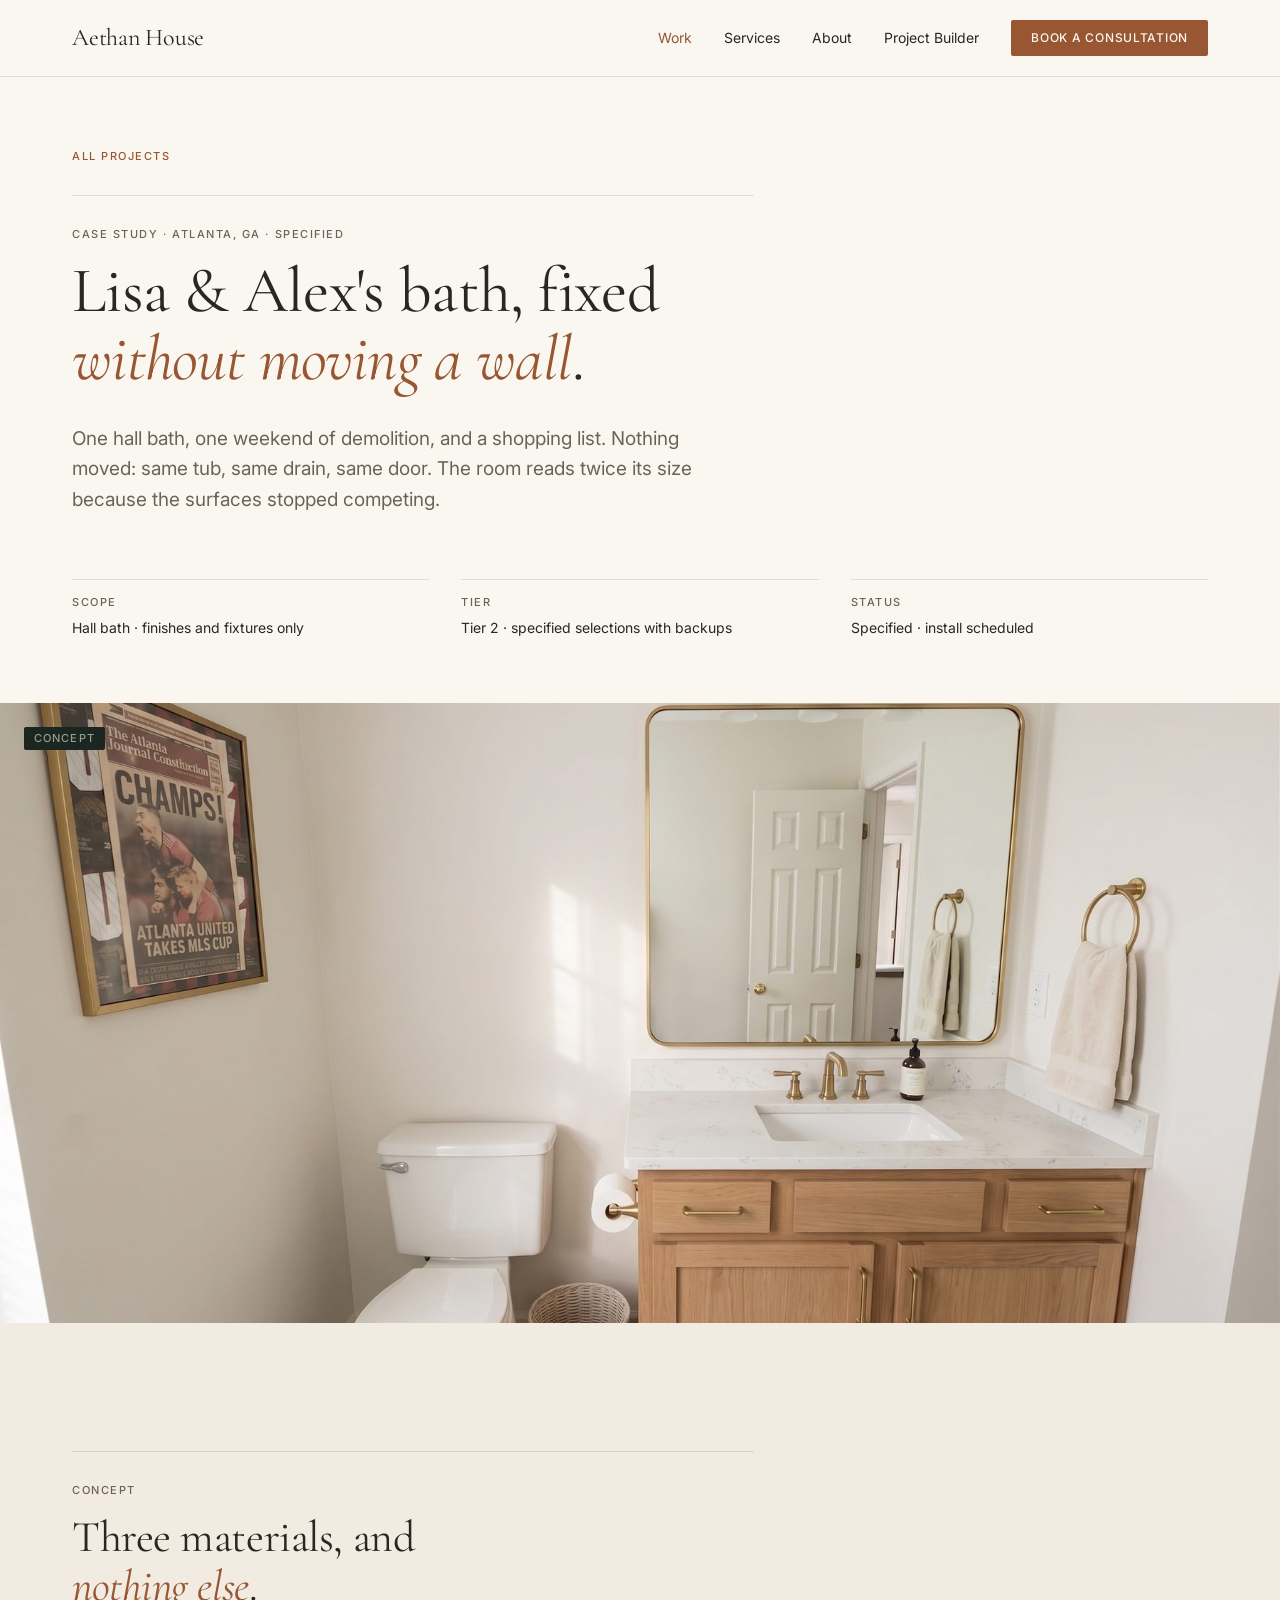
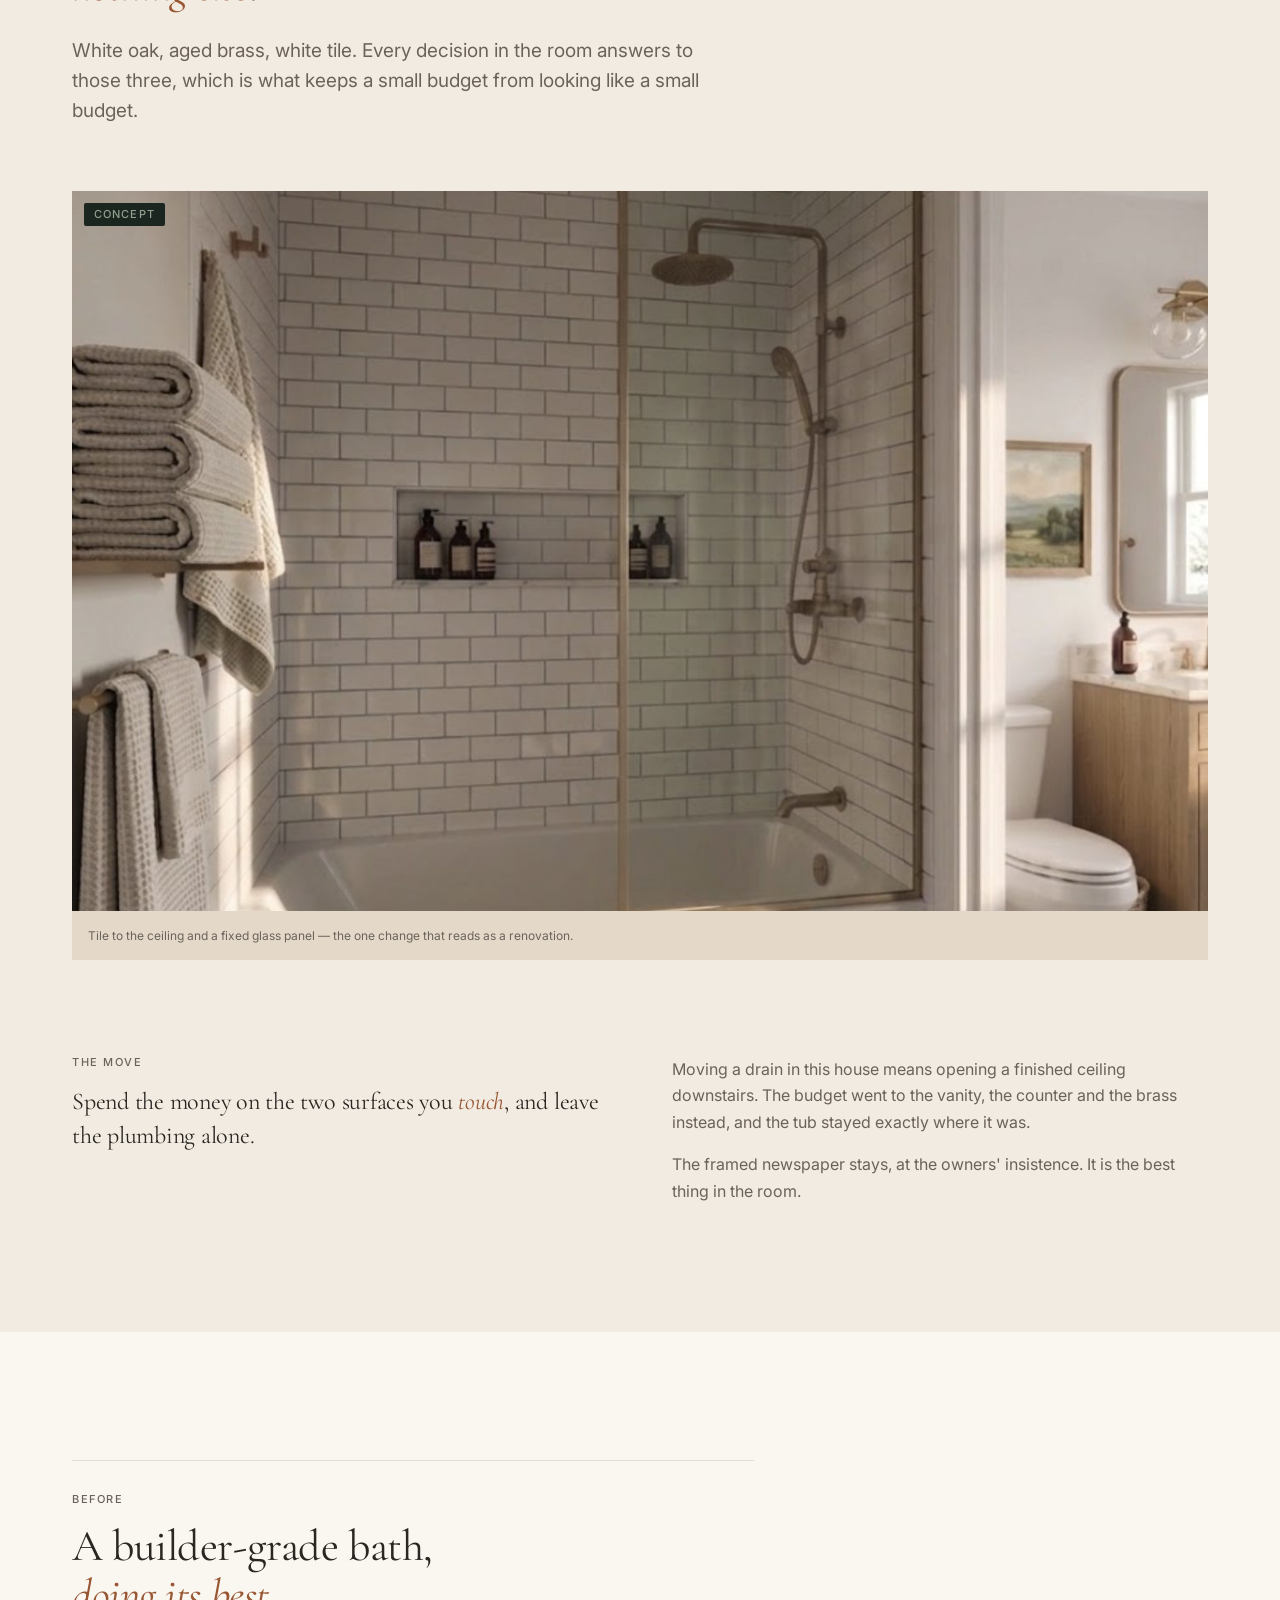
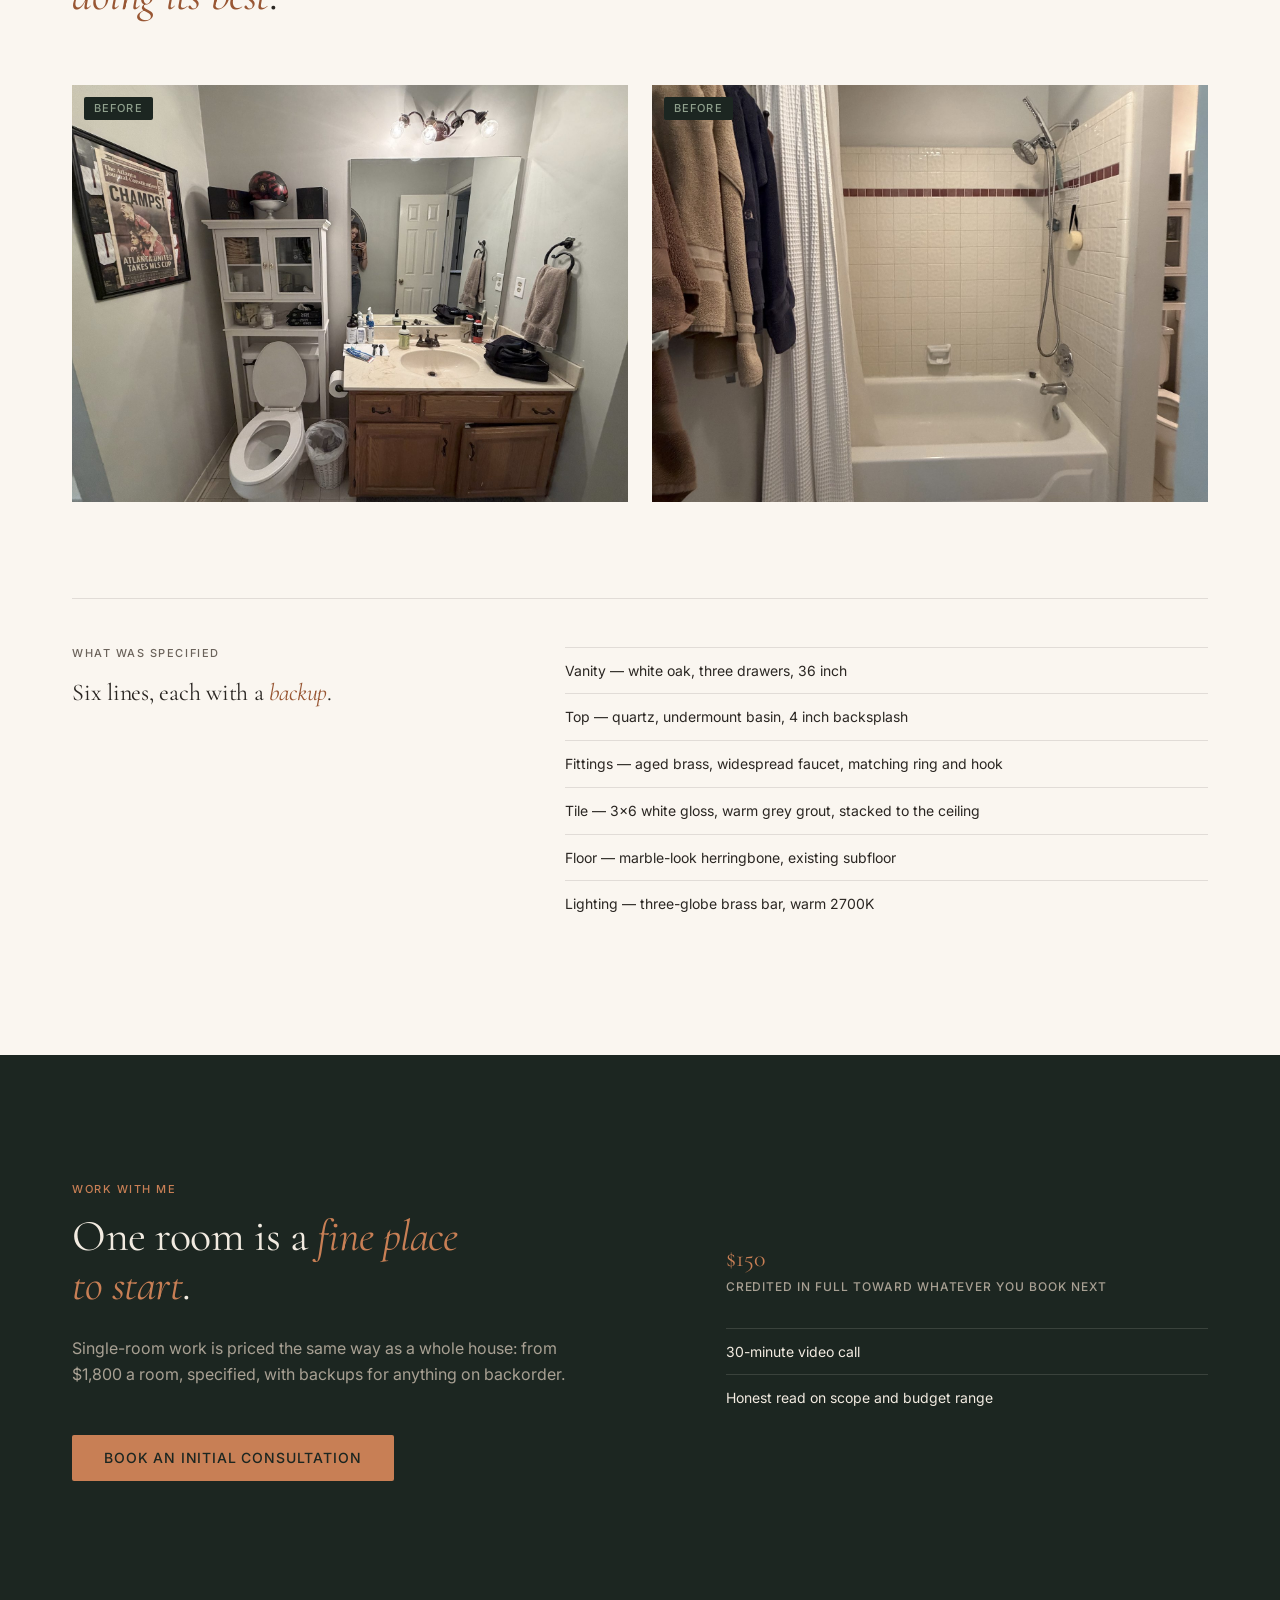
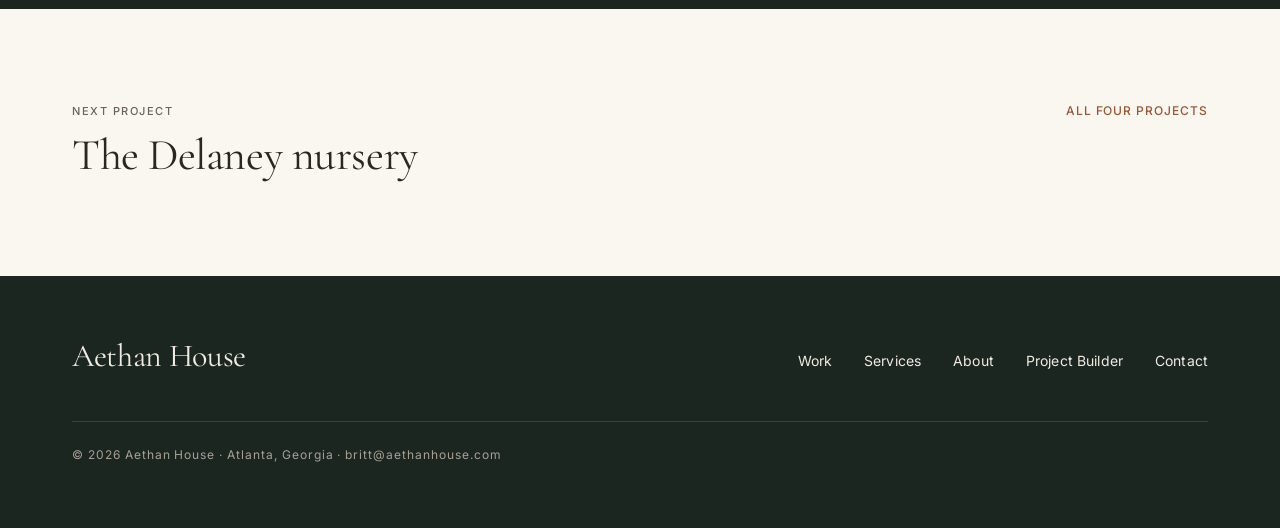
<file: project-bath.html>
<!DOCTYPE html>
<html lang="en">
<head>
<meta charset="utf-8">
<meta name="viewport" content="width=device-width, initial-scale=1">
<title>Lisa &amp; Alex's bath — Aethan House</title>
<link rel="stylesheet" href="assets/ds.css">
<link rel="stylesheet" href="assets/site.css">
<link href="https://fonts.googleapis.com/css2?family=Cormorant+Garamond:ital,wght@0,400;1,400&family=Inter:wght@400;500&display=swap" rel="stylesheet"><style>*{box-sizing:border-box}body{margin:0}em{font-style:italic;color:#985633}a{color:#985633}a:hover{color:#C87F55}img{display:block;max-width:100%}</style>
</head>
<body>
<div style="background:#FAF6F0;color:#2A2622;font:400 16px/1.65 Inter,system-ui,sans-serif">
<nav style="position:sticky;top:0;z-index:10;background:rgba(250,246,240,.92);backdrop-filter:blur(12px);border-bottom:1px solid rgba(42,38,34,.12)">
<div style="max-width:1200px;margin:0 auto;padding:20px 32px;display:flex;align-items:center;gap:32px">
<a href="index.html" style="font:400 24px/1 'Cormorant Garamond',serif;letter-spacing:-.01em;color:#2A2622;text-decoration:none;white-space:nowrap">Aethan House</a>
<span style="flex:1"></span>
<a href="projects.html" style="font:400 14px/1 Inter,sans-serif;text-decoration:none;color:#985633">Work</a>
<a href="services.html" style="font:400 14px/1 Inter,sans-serif;text-decoration:none;color:#2A2622">Services</a>
<a href="about.html" style="font:400 14px/1 Inter,sans-serif;text-decoration:none;color:#2A2622">About</a>
<a href="project-builder.html" style="font:400 14px/1 Inter,sans-serif;text-decoration:none;color:#2A2622">Project Builder</a>
<a href="contact.html" style="background:#985633;color:#FAF6F0;padding:12px 20px;border-radius:2px;font:500 12px/1 Inter,sans-serif;letter-spacing:.06em;text-transform:uppercase;text-decoration:none">Book a Consultation</a>
</div>
</nav>
<header style="max-width:1200px;margin:0 auto;padding:64px 32px 64px">
<a href="projects.html" style="font:500 11px/1.2 Inter,sans-serif;letter-spacing:.14em;text-transform:uppercase;color:#985633;text-decoration:none;display:inline-block;margin-bottom:32px">All projects</a>
<hr style="border:0;border-top:1px solid rgba(42,38,34,.12);width:60%;margin:0 0 32px">
<p style="font:500 11px/1.2 Inter,sans-serif;letter-spacing:.14em;text-transform:uppercase;color:#6B635B;margin:0 0 16px">Case Study · Atlanta, GA · Specified</p>
<h1 style="font:400 64px/1.05 'Cormorant Garamond',serif;letter-spacing:-.01em;margin:0;max-width:22ch;text-wrap:pretty">Lisa &amp; Alex's bath, fixed <em>without moving a wall</em>.</h1>
<p style="font-size:19px;line-height:1.6;color:#6B635B;max-width:640px;margin:32px 0 0">One hall bath, one weekend of demolition, and a shopping list. Nothing moved: same tub, same drain, same door. The room reads twice its size because the surfaces stopped competing.</p>
<dl style="display:grid;grid-template-columns:repeat(3,1fr);gap:32px;margin:64px 0 0">
<div>
<dt style="font:500 11px/1.2 Inter,sans-serif;letter-spacing:.14em;text-transform:uppercase;color:#6B635B;border-top:1px solid rgba(42,38,34,.12);padding-top:16px">Scope</dt>
<dd style="margin:8px 0 0;font-size:14px;line-height:1.55">Hall bath · finishes and fixtures only</dd>
</div>
<div>
<dt style="font:500 11px/1.2 Inter,sans-serif;letter-spacing:.14em;text-transform:uppercase;color:#6B635B;border-top:1px solid rgba(42,38,34,.12);padding-top:16px">Tier</dt>
<dd style="margin:8px 0 0;font-size:14px;line-height:1.55">Tier 2 · specified selections with backups</dd>
</div>
<div>
<dt style="font:500 11px/1.2 Inter,sans-serif;letter-spacing:.14em;text-transform:uppercase;color:#6B635B;border-top:1px solid rgba(42,38,34,.12);padding-top:16px">Status</dt>
<dd style="margin:8px 0 0;font-size:14px;line-height:1.55">Specified · install scheduled</dd>
</div>
</dl>
</header>
<figure style="margin:0;position:relative;background:#E4D9C9">
<img src="assets/projects/bathroom/after_vanity.jpg" alt="Bath render — white oak vanity, quartz top, brass fittings and a brass-framed mirror" style="width:100%;height:620px;object-fit:cover">
<span style="position:absolute;top:24px;left:24px;background:#1C2621;border-radius:2px;padding:6px 10px;font:500 11px/1 Inter,sans-serif;letter-spacing:.1em;text-transform:uppercase;color:#8FA08D">Concept</span>
</figure>
<section style="background:#F2EBE1">
<div style="max-width:1200px;margin:0 auto;padding:128px 32px">
<hr style="border:0;border-top:1px solid rgba(42,38,34,.12);width:60%;margin:0 0 32px">
<p style="font:500 11px/1.2 Inter,sans-serif;letter-spacing:.14em;text-transform:uppercase;color:#6B635B;margin:0 0 16px">Concept</p>
<h2 style="font:400 44px/1.12 'Cormorant Garamond',serif;letter-spacing:-.01em;margin:0;max-width:20ch">Three materials, and <em>nothing else</em>.</h2>
<p style="font-size:19px;line-height:1.6;color:#6B635B;max-width:640px;margin:24px 0 0">White oak, aged brass, white tile. Every decision in the room answers to those three, which is what keeps a small budget from looking like a small budget.</p>
<figure style="margin:64px 0 0;position:relative;background:#E4D9C9">
<img src="assets/projects/bathroom/after_shower.jpg" alt="Bath render — tub surround tiled to the ceiling, brass rain head, fixed glass panel and a recessed niche" style="width:100%;max-height:720px;object-fit:cover">
<span style="position:absolute;top:12px;left:12px;background:#1C2621;border-radius:2px;padding:6px 10px;font:500 11px/1 Inter,sans-serif;letter-spacing:.1em;text-transform:uppercase;color:#8FA08D">Concept</span>
<figcaption style="font-size:12px;line-height:1.45;color:#6B635B;background:#E4D9C9;padding:16px">Tile to the ceiling and a fixed glass panel — the one change that reads as a renovation.</figcaption>
</figure>
<div style="display:grid;grid-template-columns:1fr 1fr;gap:64px;margin-top:96px;align-items:start">
<div>
<p style="font:500 11px/1.2 Inter,sans-serif;letter-spacing:.14em;text-transform:uppercase;color:#6B635B;margin:0 0 16px">The Move</p>
<p style="font:400 24px/1.4 'Cormorant Garamond',serif;letter-spacing:-.01em;margin:0;text-wrap:pretty">Spend the money on the two surfaces you <em>touch</em>, and leave the plumbing alone.</p>
</div>
<div style="font-size:16px;line-height:1.65;color:#6B635B;max-width:68ch;display:grid;gap:16px">
<p style="margin:0">Moving a drain in this house means opening a finished ceiling downstairs. The budget went to the vanity, the counter and the brass instead, and the tub stayed exactly where it was.</p>
<p style="margin:0">The framed newspaper stays, at the owners' insistence. It is the best thing in the room.</p>
</div>
</div>
</div>
</section>
<section>
<div style="max-width:1200px;margin:0 auto;padding:128px 32px">
<hr style="border:0;border-top:1px solid rgba(42,38,34,.12);width:60%;margin:0 0 32px">
<p style="font:500 11px/1.2 Inter,sans-serif;letter-spacing:.14em;text-transform:uppercase;color:#6B635B;margin:0 0 16px">Before</p>
<h2 style="font:400 44px/1.12 'Cormorant Garamond',serif;letter-spacing:-.01em;margin:0;max-width:20ch">A builder-grade bath, <em>doing its best</em>.</h2>
<div style="display:grid;grid-template-columns:1fr 1fr;gap:24px;margin-top:64px">
<figure style="margin:0;position:relative;background:#E4D9C9">
<img src="assets/projects/bathroom/before_vanity.jpg" alt="Bath before — original vanity, mirror and fixtures" style="width:100%;aspect-ratio:4/3;object-fit:cover">
<span style="position:absolute;top:12px;left:12px;background:#1C2621;border-radius:2px;padding:6px 10px;font:500 11px/1 Inter,sans-serif;letter-spacing:.1em;text-transform:uppercase;color:#8FA08D">Before</span>
</figure>
<figure style="margin:0;position:relative;background:#E4D9C9">
<img src="assets/projects/bathroom/before_shower.jpg" alt="Bath before — tub with curtain and original wall tile" style="width:100%;aspect-ratio:4/3;object-fit:cover">
<span style="position:absolute;top:12px;left:12px;background:#1C2621;border-radius:2px;padding:6px 10px;font:500 11px/1 Inter,sans-serif;letter-spacing:.1em;text-transform:uppercase;color:#8FA08D">Before</span>
</figure>
</div>
<div style="margin-top:96px;padding-top:48px;border-top:1px solid rgba(42,38,34,.12);display:grid;grid-template-columns:.8fr 1.2fr;gap:64px;align-items:start">
<div>
<p style="font:500 11px/1.2 Inter,sans-serif;letter-spacing:.14em;text-transform:uppercase;color:#6B635B;margin:0 0 16px">What was specified</p>
<p style="font:400 24px/1.4 'Cormorant Garamond',serif;letter-spacing:-.01em;margin:0">Six lines, each with a <em>backup</em>.</p>
</div>
<ul style="list-style:none;margin:0;padding:0">
<li style="font-size:14px;line-height:1.55;padding:12px 0;border-top:1px solid rgba(42,38,34,.12)">Vanity — white oak, three drawers, 36 inch</li>
<li style="font-size:14px;line-height:1.55;padding:12px 0;border-top:1px solid rgba(42,38,34,.12)">Top — quartz, undermount basin, 4 inch backsplash</li>
<li style="font-size:14px;line-height:1.55;padding:12px 0;border-top:1px solid rgba(42,38,34,.12)">Fittings — aged brass, widespread faucet, matching ring and hook</li>
<li style="font-size:14px;line-height:1.55;padding:12px 0;border-top:1px solid rgba(42,38,34,.12)">Tile — 3x6 white gloss, warm grey grout, stacked to the ceiling</li>
<li style="font-size:14px;line-height:1.55;padding:12px 0;border-top:1px solid rgba(42,38,34,.12)">Floor — marble-look herringbone, existing subfloor</li>
<li style="font-size:14px;line-height:1.55;padding:12px 0;border-top:1px solid rgba(42,38,34,.12)">Lighting — three-globe brass bar, warm 2700K</li>
</ul>
</div>
</div>
</section>
<section style="background:#1C2621;-webkit-font-smoothing:antialiased">
<div style="max-width:1200px;margin:0 auto;padding:128px 32px;display:grid;grid-template-columns:1.1fr .9fr;gap:64px;align-items:center">
<div>
<p style="font:500 11px/1.2 Inter,sans-serif;letter-spacing:.14em;text-transform:uppercase;color:#C87F55;margin:0 0 16px">Work With Me</p>
<h2 style="font:400 44px/1.12 'Cormorant Garamond',serif;letter-spacing:-.01em;color:#F2EBE1;margin:0;max-width:20ch">One room is a <em style="color:#C87F55">fine place to start</em>.</h2>
<p style="font-size:16px;line-height:1.65;color:#A8A093;max-width:520px;margin:24px 0 0">Single-room work is priced the same way as a whole house: from $1,800 a room, specified, with backups for anything on backorder.</p>
<a href="contact.html" style="display:inline-block;margin-top:48px;background:#C87F55;color:#1C2621;font:500 14px/1 Inter,sans-serif;letter-spacing:.06em;text-transform:uppercase;padding:16px 32px;border-radius:2px;text-decoration:none">Book an Initial Consultation</a>
</div>
<div>
<p style="font:400 24px/1.3 'Cormorant Garamond',serif;color:#C87F55;font-variant-numeric:oldstyle-nums;margin:0">$150</p>
<p style="font:500 12px/1.45 Inter,sans-serif;letter-spacing:.08em;text-transform:uppercase;color:#A8A093;margin:4px 0 0">Credited in full toward whatever you book next</p>
<ul style="list-style:none;margin:32px 0 0;padding:0">
<li style="font-size:14px;line-height:1.55;padding:12px 0;border-top:1px solid rgba(242,235,225,.14);color:#F2EBE1">30-minute video call</li>
<li style="font-size:14px;line-height:1.55;padding:12px 0;border-top:1px solid rgba(242,235,225,.14);color:#F2EBE1">Honest read on scope and budget range</li>
</ul>
</div>
</div>
</section>
<section>
<div style="max-width:1200px;margin:0 auto;padding:96px 32px;display:flex;align-items:baseline;justify-content:space-between;gap:32px;flex-wrap:wrap">
<div>
<p style="font:500 11px/1.2 Inter,sans-serif;letter-spacing:.14em;text-transform:uppercase;color:#6B635B;margin:0 0 12px">Next project</p>
<a href="project-nursery.html" style="font:400 44px/1.12 'Cormorant Garamond',serif;letter-spacing:-.01em;color:#2A2622;text-decoration:none">The Delaney nursery</a>
</div>
<a href="projects.html" style="font:500 12px/1 Inter,sans-serif;letter-spacing:.08em;text-transform:uppercase;color:#985633;text-decoration:none">All four projects</a>
</div>
</section>
<footer class="on-deep" style="background:var(--surface-deep);color:var(--text-inverse);-webkit-font-smoothing:antialiased">
<div style="max-width:var(--content-max);margin:0 auto;padding:var(--space-8) var(--gutter)">
<div style="display:flex;align-items:baseline;justify-content:space-between;gap:var(--space-4);flex-wrap:wrap">
<p style="font-family:var(--font-display);font-weight:var(--weight-regular);font-size:var(--display-m);line-height:1;letter-spacing:var(--track-display);color:var(--text-inverse);margin:0">Aethan House</p>
<ul style="list-style:none;display:flex;gap:var(--space-4);margin:0;padding:0;flex-wrap:wrap"><li><a href="projects.html" style="font-family:var(--font-ui);font-size:var(--body-s);letter-spacing:var(--track-ui);color:var(--text-inverse);text-decoration:none">Work</a></li><li><a href="services.html" style="font-family:var(--font-ui);font-size:var(--body-s);letter-spacing:var(--track-ui);color:var(--text-inverse);text-decoration:none">Services</a></li><li><a href="about.html" style="font-family:var(--font-ui);font-size:var(--body-s);letter-spacing:var(--track-ui);color:var(--text-inverse);text-decoration:none">About</a></li><li><a href="project-builder.html" style="font-family:var(--font-ui);font-size:var(--body-s);letter-spacing:var(--track-ui);color:var(--text-inverse);text-decoration:none">Project Builder</a></li><li><a href="contact.html" style="font-family:var(--font-ui);font-size:var(--body-s);letter-spacing:var(--track-ui);color:var(--text-inverse);text-decoration:none">Contact</a></li></ul>
</div>
<p style="font-family:var(--font-ui);font-size:var(--caption);line-height:var(--caption-lh);letter-spacing:.08em;color:var(--text-inverse-muted);margin:var(--space-6) 0 0;padding-top:var(--space-3);border-top:1px solid var(--rule-on-dark)">© 2026 Aethan House · Atlanta, Georgia · britt@aethanhouse.com</p>
</div>
</footer>
</div>
</body>
</html>
</file>
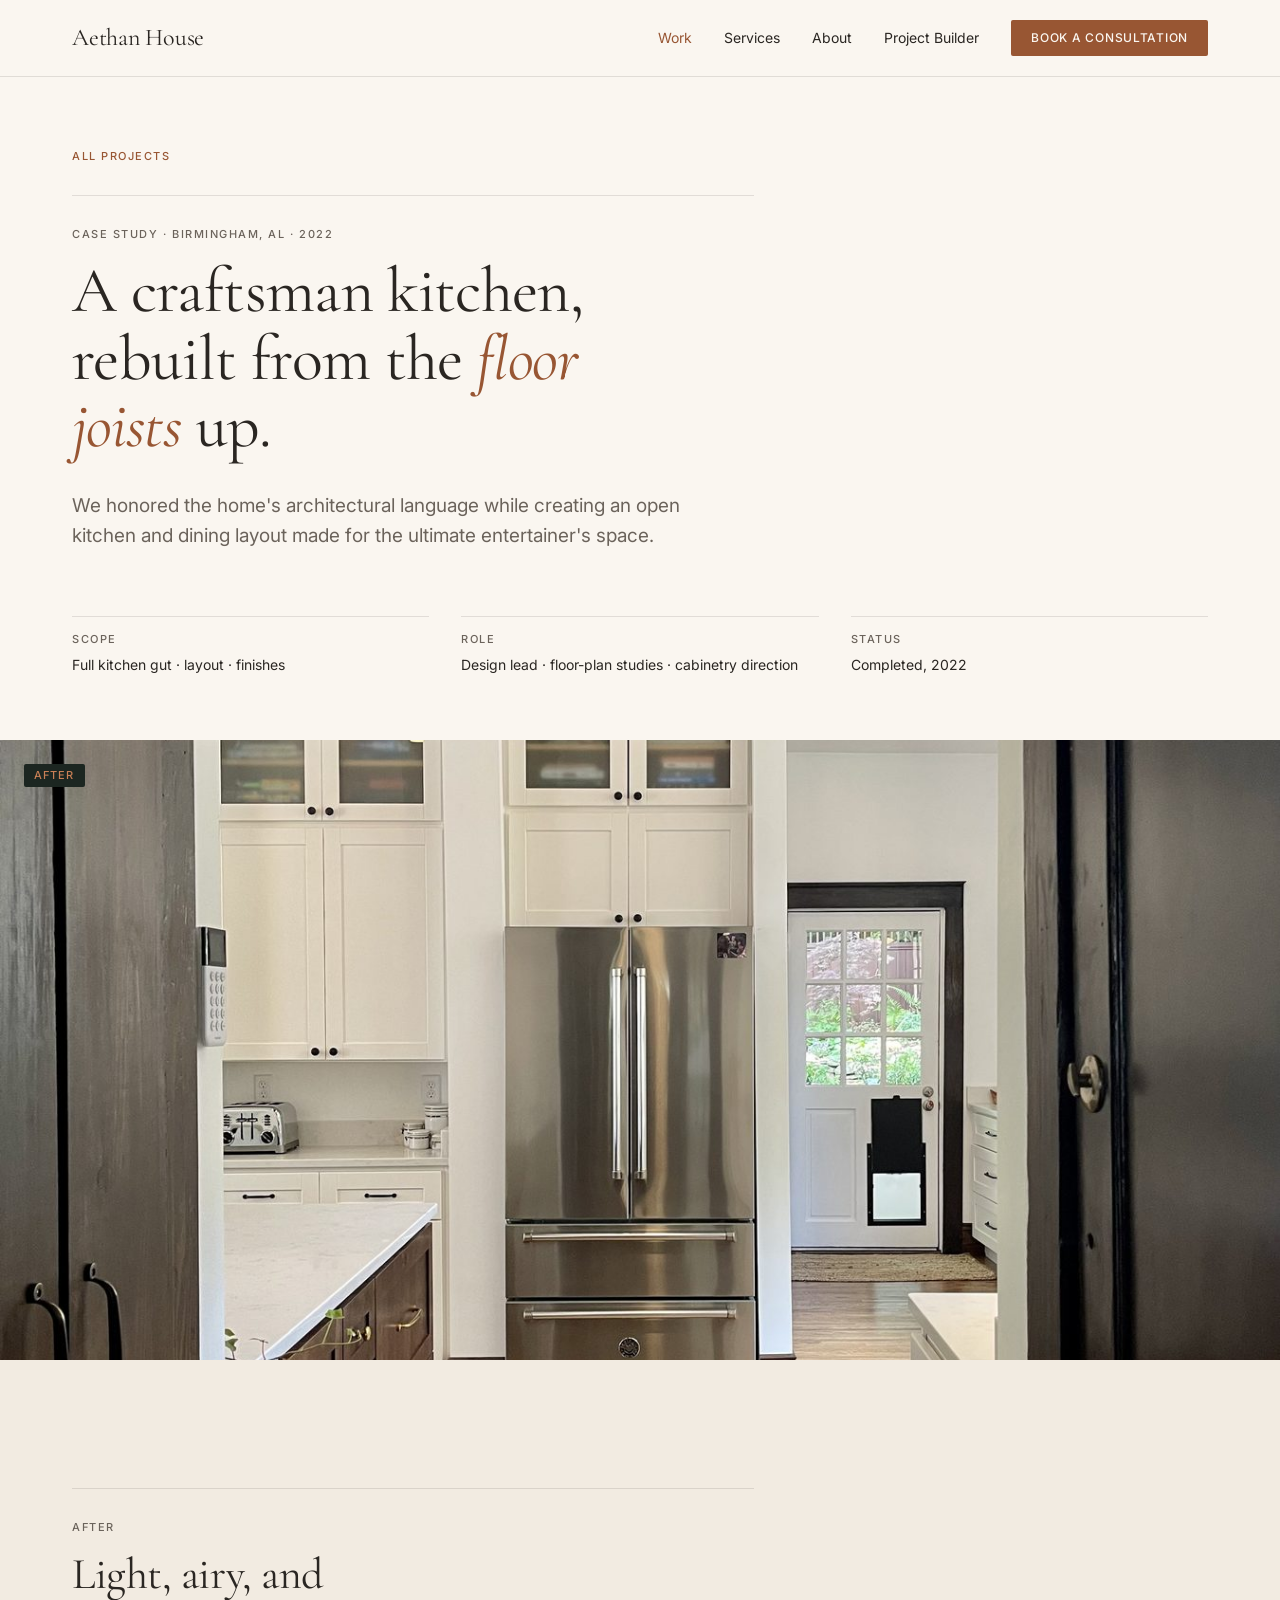
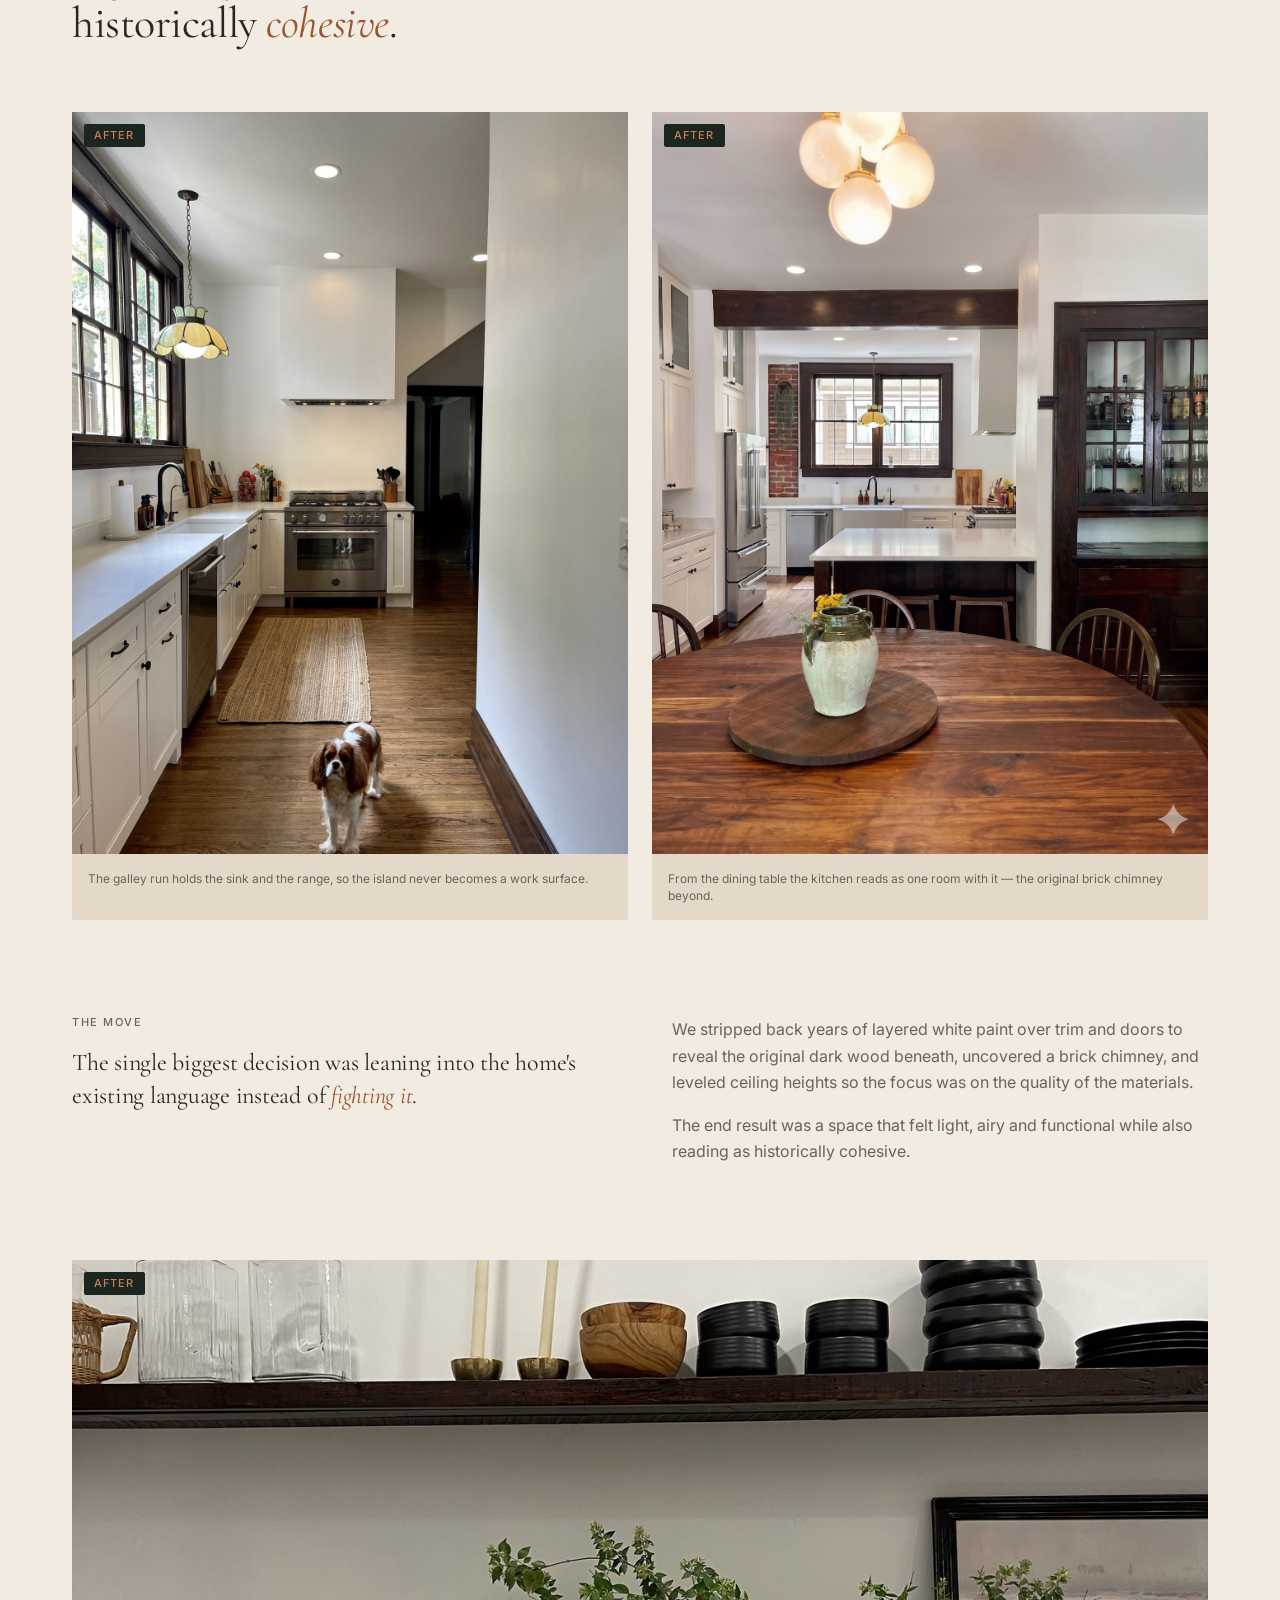
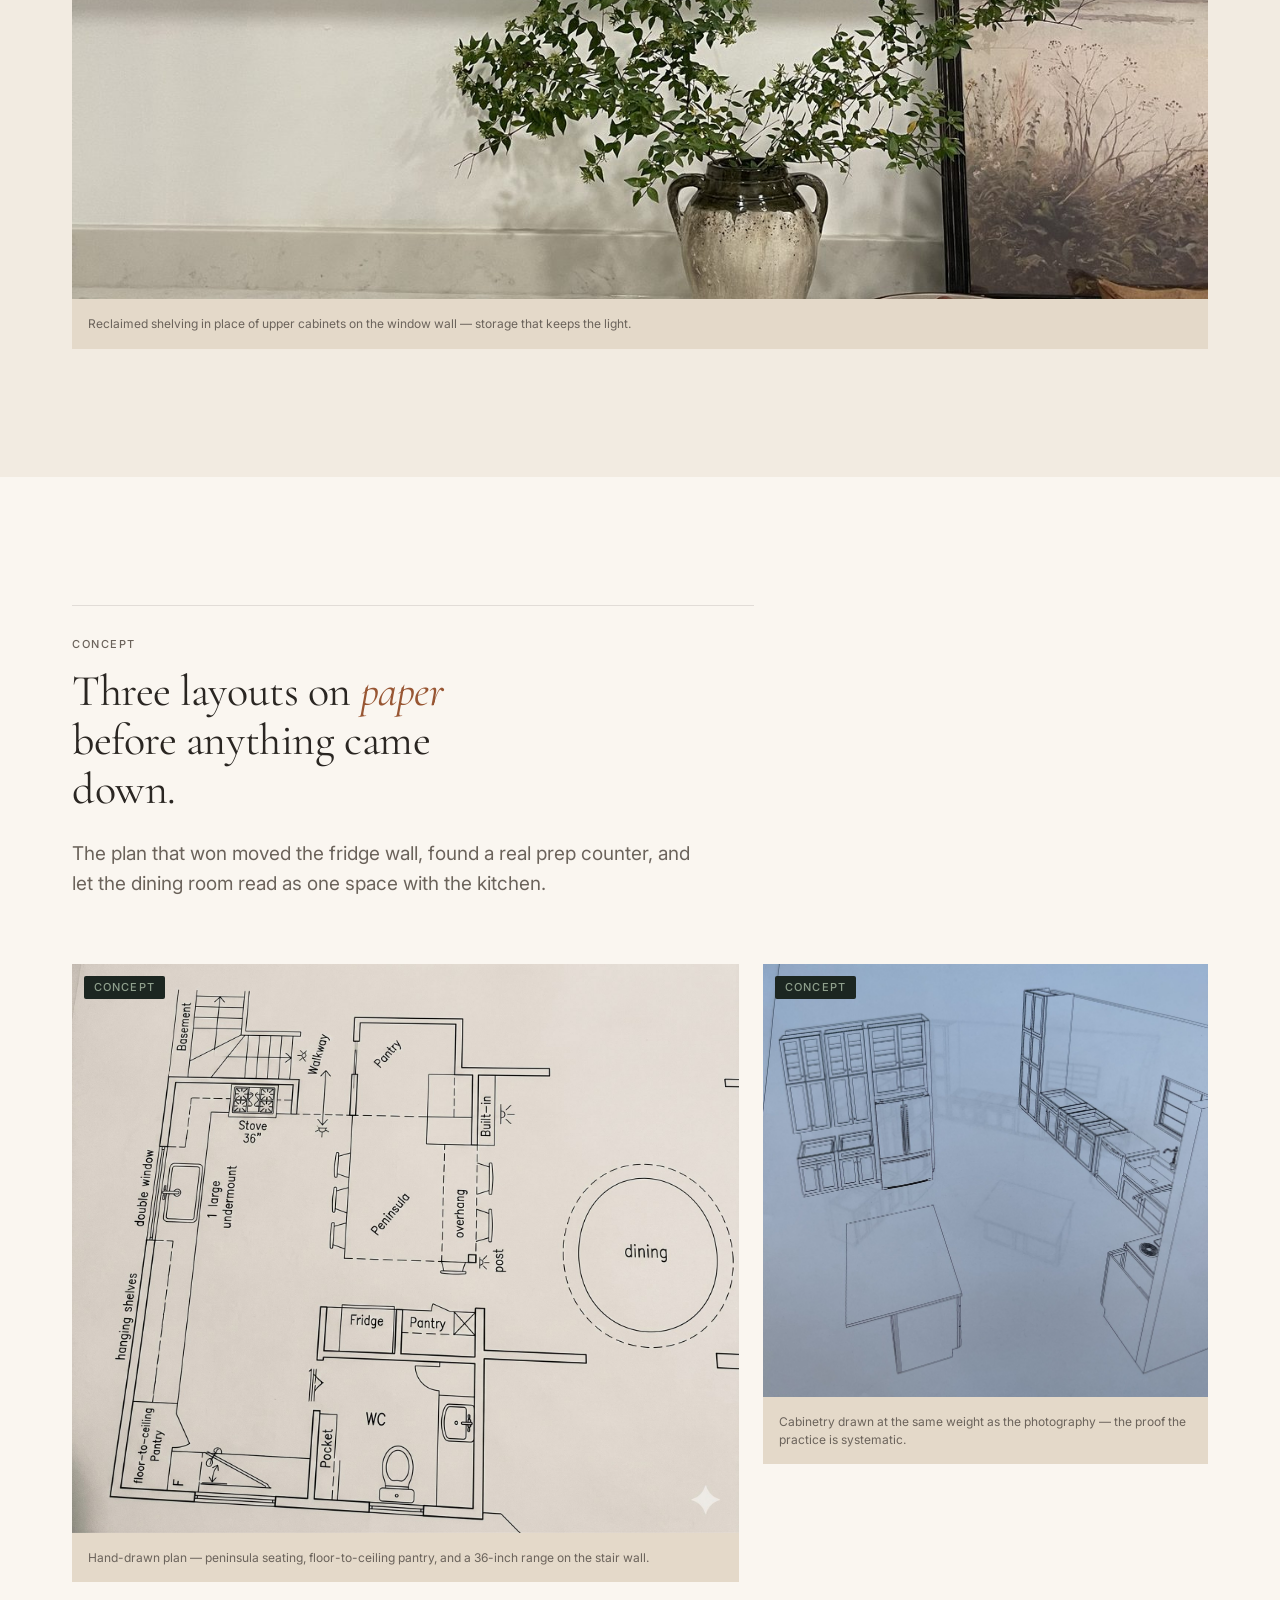
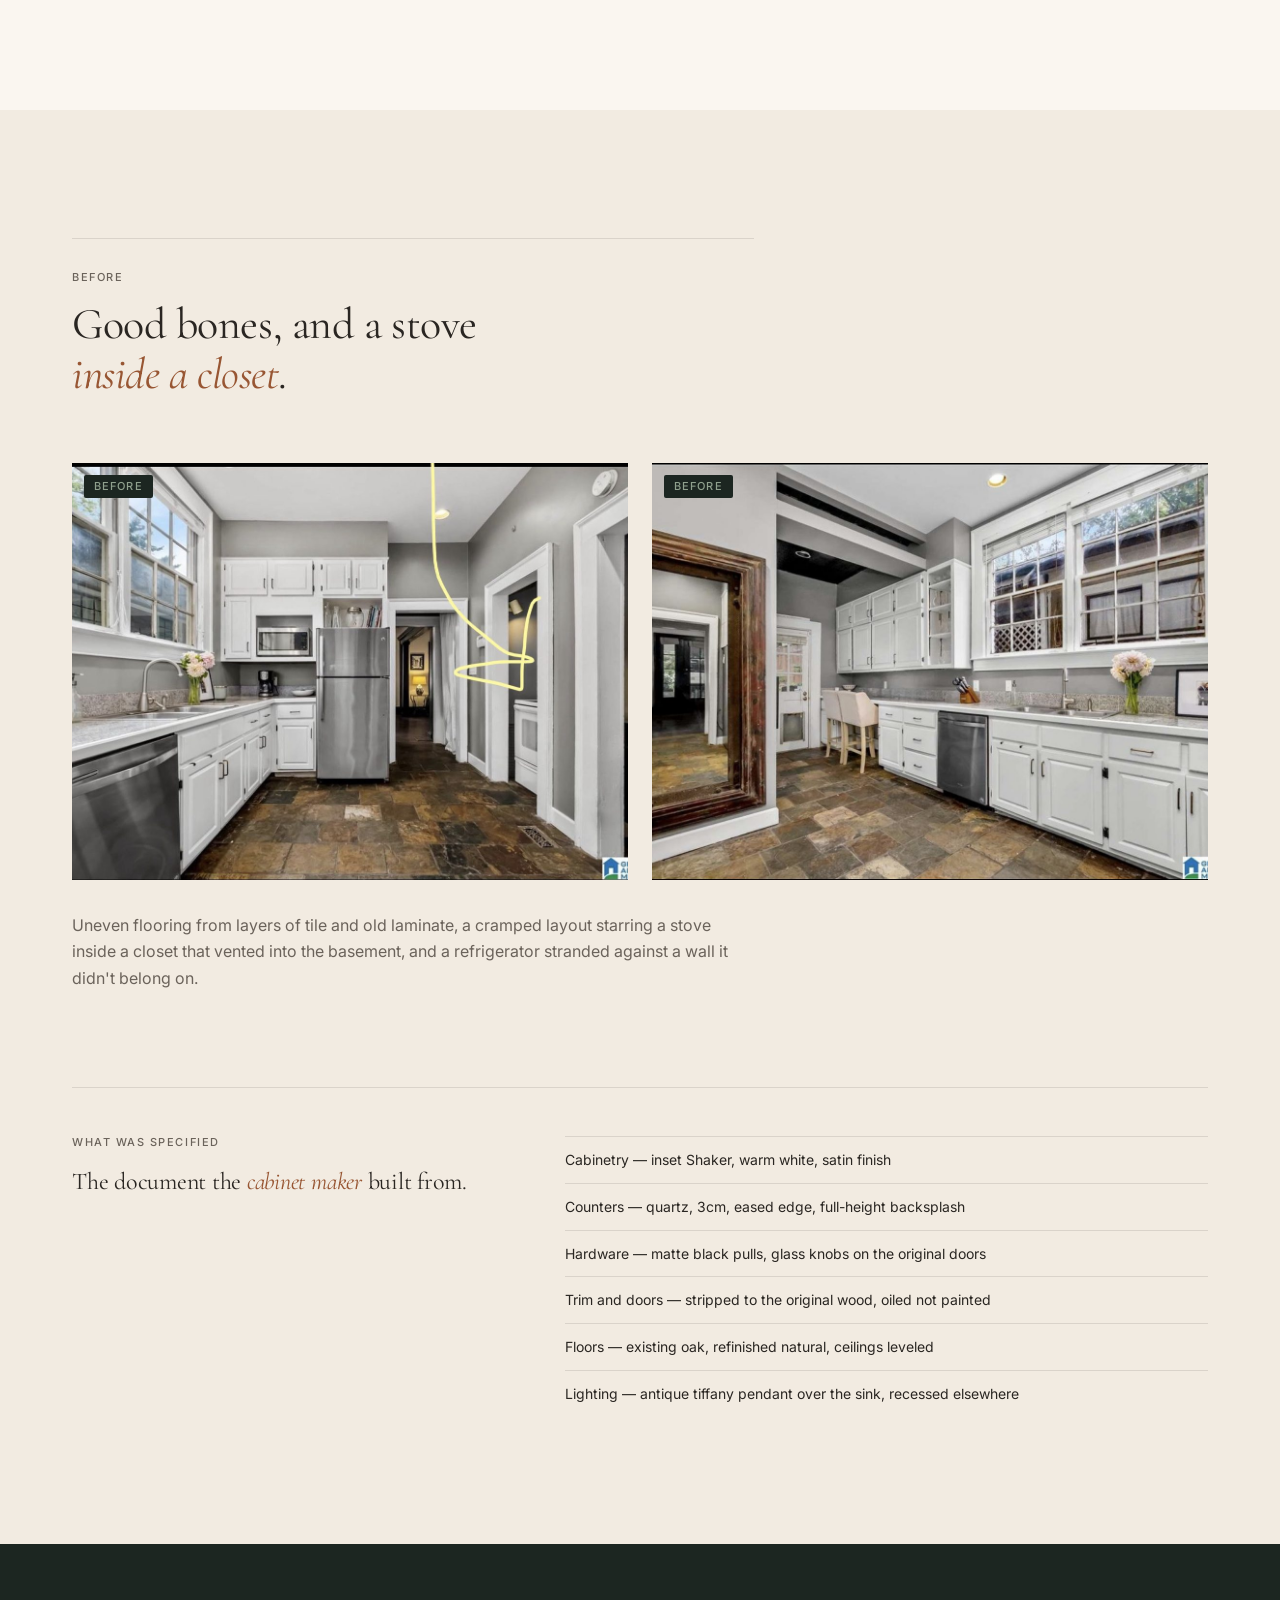
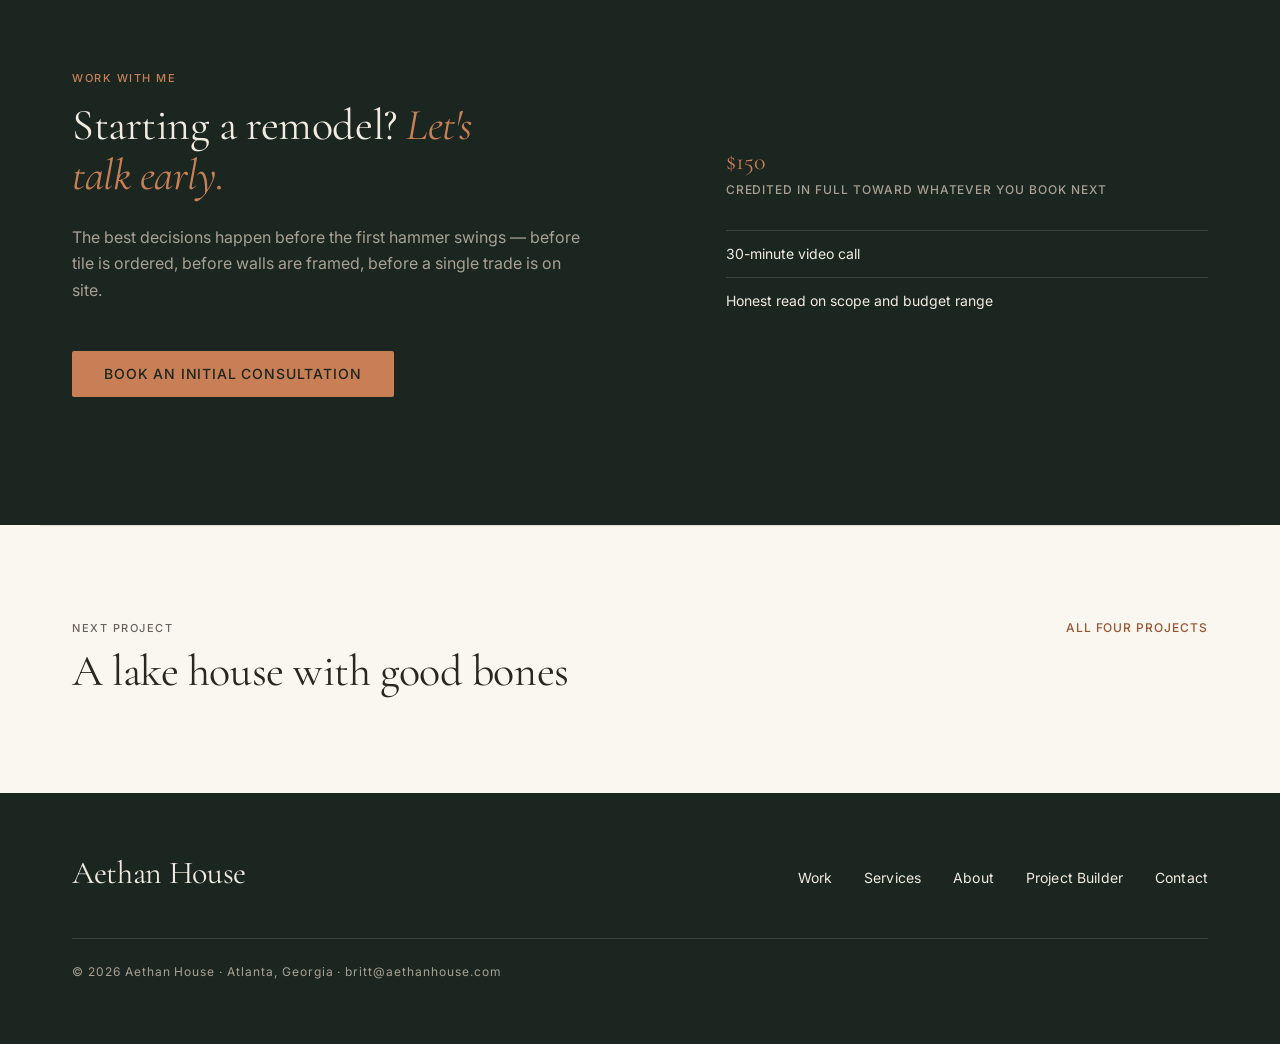
<file: project-birmingham.html>
<!DOCTYPE html>
<html lang="en">
<head>
<meta charset="utf-8">
<meta name="viewport" content="width=device-width, initial-scale=1">
<title>Craftsman kitchen, rebuilt — Aethan House</title>
<link rel="stylesheet" href="assets/ds.css">
<link rel="stylesheet" href="assets/site.css">
<link href="https://fonts.googleapis.com/css2?family=Cormorant+Garamond:ital,wght@0,400;1,400&family=Inter:wght@400;500&display=swap" rel="stylesheet"><style>*{box-sizing:border-box}body{margin:0}em{font-style:italic;color:#985633}a{color:#985633}a:hover{color:#C87F55}img{display:block;max-width:100%}</style>
</head>
<body>
<div style="background:#FAF6F0;color:#2A2622;font:400 16px/1.65 Inter,system-ui,sans-serif">
<nav style="position:sticky;top:0;z-index:10;background:rgba(250,246,240,.92);backdrop-filter:blur(12px);border-bottom:1px solid rgba(42,38,34,.12)">
<div style="max-width:1200px;margin:0 auto;padding:20px 32px;display:flex;align-items:center;gap:32px">
<a href="index.html" style="font:400 24px/1 'Cormorant Garamond',serif;letter-spacing:-.01em;color:#2A2622;text-decoration:none;white-space:nowrap">Aethan House</a>
<span style="flex:1"></span>
<a href="projects.html" style="font:400 14px/1 Inter,sans-serif;text-decoration:none;color:#985633">Work</a>
<a href="services.html" style="font:400 14px/1 Inter,sans-serif;text-decoration:none;color:#2A2622">Services</a>
<a href="about.html" style="font:400 14px/1 Inter,sans-serif;text-decoration:none;color:#2A2622">About</a>
<a href="project-builder.html" style="font:400 14px/1 Inter,sans-serif;text-decoration:none;color:#2A2622">Project Builder</a>
<a href="contact.html" style="background:#985633;color:#FAF6F0;padding:12px 20px;border-radius:2px;font:500 12px/1 Inter,sans-serif;letter-spacing:.06em;text-transform:uppercase;text-decoration:none">Book a Consultation</a>
</div>
</nav>
<header id="top" style="max-width:1200px;margin:0 auto;padding:64px 32px 64px">
<a href="projects.html" style="font:500 11px/1.2 Inter,sans-serif;letter-spacing:.14em;text-transform:uppercase;color:#985633;text-decoration:none;display:inline-block;margin-bottom:32px">All projects</a>
<hr style="border:0;border-top:1px solid rgba(42,38,34,.12);width:60%;margin:0 0 32px">
<p style="font:500 11px/1.2 Inter,sans-serif;letter-spacing:.14em;text-transform:uppercase;color:#6B635B;margin:0 0 16px">Case Study · Birmingham, AL · 2022</p>
<h1 style="font:400 64px/1.05 'Cormorant Garamond',serif;letter-spacing:-.01em;margin:0;max-width:22ch;text-wrap:pretty">A craftsman kitchen, rebuilt from the <em>floor joists</em> up.</h1>
<p style="font-size:19px;line-height:1.6;color:#6B635B;max-width:640px;margin:32px 0 0">We honored the home's architectural language while creating an open kitchen and dining layout made for the ultimate entertainer's space.</p>
<dl style="display:grid;grid-template-columns:repeat(3,1fr);gap:32px;margin:64px 0 0">
<div>
<dt style="font:500 11px/1.2 Inter,sans-serif;letter-spacing:.14em;text-transform:uppercase;color:#6B635B;border-top:1px solid rgba(42,38,34,.12);padding-top:16px">Scope</dt>
<dd style="margin:8px 0 0;font-size:14px;line-height:1.55">Full kitchen gut · layout · finishes</dd>
</div>
<div>
<dt style="font:500 11px/1.2 Inter,sans-serif;letter-spacing:.14em;text-transform:uppercase;color:#6B635B;border-top:1px solid rgba(42,38,34,.12);padding-top:16px">Role</dt>
<dd style="margin:8px 0 0;font-size:14px;line-height:1.55">Design lead · floor-plan studies · cabinetry direction</dd>
</div>
<div>
<dt style="font:500 11px/1.2 Inter,sans-serif;letter-spacing:.14em;text-transform:uppercase;color:#6B635B;border-top:1px solid rgba(42,38,34,.12);padding-top:16px">Status</dt>
<dd style="margin:8px 0 0;font-size:14px;line-height:1.55">Completed, 2022</dd>
</div>
</dl>
</header>
<figure style="margin:0;position:relative;background:#E4D9C9">
<img src="assets/projects/birmingham/after_full_kitchen.jpg" alt="Birmingham kitchen — finished view to island, beam, glass-front uppers, and stainless range" style="width:100%;height:620px;object-fit:cover">
<span style="position:absolute;top:24px;left:24px;background:#1C2621;border-radius:2px;padding:6px 10px;font:500 11px/1 Inter,sans-serif;letter-spacing:.1em;text-transform:uppercase;color:#C87F55">After</span>
</figure>
<section style="background:#F2EBE1">
<div style="max-width:1200px;margin:0 auto;padding:128px 32px">
<hr style="border:0;border-top:1px solid rgba(42,38,34,.12);width:60%;margin:0 0 32px">
<p style="font:500 11px/1.2 Inter,sans-serif;letter-spacing:.14em;text-transform:uppercase;color:#6B635B;margin:0 0 16px">After</p>
<h2 style="font:400 44px/1.12 'Cormorant Garamond',serif;letter-spacing:-.01em;margin:0;max-width:18ch">Light, airy, and historically <em>cohesive</em>.</h2>
<div style="display:grid;grid-template-columns:1fr 1fr;gap:24px;margin-top:64px">
<figure style="margin:0;position:relative;background:#E4D9C9">
<img src="assets/projects/birmingham/after_galley_range.jpg" alt="Birmingham kitchen — galley view with farmhouse sink, stainless range, and tiffany pendant" style="width:100%;aspect-ratio:3/4;object-fit:cover">
<span style="position:absolute;top:12px;left:12px;background:#1C2621;border-radius:2px;padding:6px 10px;font:500 11px/1 Inter,sans-serif;letter-spacing:.1em;text-transform:uppercase;color:#C87F55">After</span>
<figcaption style="font-size:12px;line-height:1.45;color:#6B635B;background:#E4D9C9;padding:16px">The galley run holds the sink and the range, so the island never becomes a work surface.</figcaption>
</figure>
<figure style="margin:0;position:relative;background:#E4D9C9">
<img src="assets/projects/birmingham/after_dining.jpg" alt="Birmingham kitchen — view from round wood dining table through to the renovated kitchen" style="width:100%;aspect-ratio:3/4;object-fit:cover">
<span style="position:absolute;top:12px;left:12px;background:#1C2621;border-radius:2px;padding:6px 10px;font:500 11px/1 Inter,sans-serif;letter-spacing:.1em;text-transform:uppercase;color:#C87F55">After</span>
<figcaption style="font-size:12px;line-height:1.45;color:#6B635B;background:#E4D9C9;padding:16px">From the dining table the kitchen reads as one room with it — the original brick chimney beyond.</figcaption>
</figure>
</div>
<div style="display:grid;grid-template-columns:1fr 1fr;gap:64px;margin-top:96px;align-items:start">
<div>
<p style="font:500 11px/1.2 Inter,sans-serif;letter-spacing:.14em;text-transform:uppercase;color:#6B635B;margin:0 0 16px">The Move</p>
<p style="font:400 24px/1.4 'Cormorant Garamond',serif;letter-spacing:-.01em;margin:0;text-wrap:pretty">The single biggest decision was leaning into the home's existing language instead of <em>fighting it</em>.</p>
</div>
<div style="font-size:16px;line-height:1.65;color:#6B635B;max-width:68ch;display:grid;gap:16px">
<p style="margin:0">We stripped back years of layered white paint over trim and doors to reveal the original dark wood beneath, uncovered a brick chimney, and leveled ceiling heights so the focus was on the quality of the materials.</p>
<p style="margin:0">The end result was a space that felt light, airy and functional while also reading as historically cohesive.</p>
</div>
</div>
<figure style="margin:96px 0 0;position:relative;background:#E4D9C9">
<img src="assets/projects/birmingham/after_open_shelves.jpg" alt="Birmingham kitchen — styled open wood shelving with candlesticks, stoneware, and framed art" style="width:100%;aspect-ratio:16/9;object-fit:cover">
<span style="position:absolute;top:12px;left:12px;background:#1C2621;border-radius:2px;padding:6px 10px;font:500 11px/1 Inter,sans-serif;letter-spacing:.1em;text-transform:uppercase;color:#C87F55">After</span>
<figcaption style="font-size:12px;line-height:1.45;color:#6B635B;background:#E4D9C9;padding:16px">Reclaimed shelving in place of upper cabinets on the window wall — storage that keeps the light.</figcaption>
</figure>
</div>
</section>
<section style="background:#FAF6F0">
<div style="max-width:1200px;margin:0 auto;padding:128px 32px">
<hr style="border:0;border-top:1px solid rgba(42,38,34,.12);width:60%;margin:0 0 32px">
<p style="font:500 11px/1.2 Inter,sans-serif;letter-spacing:.14em;text-transform:uppercase;color:#6B635B;margin:0 0 16px">Concept</p>
<h2 style="font:400 44px/1.12 'Cormorant Garamond',serif;letter-spacing:-.01em;margin:0;max-width:18ch">Three layouts on <em>paper</em> before anything came down.</h2>
<p style="font-size:19px;line-height:1.6;color:#6B635B;max-width:640px;margin:24px 0 0">The plan that won moved the fridge wall, found a real prep counter, and let the dining room read as one space with the kitchen.</p>
<div style="display:grid;grid-template-columns:1.2fr .8fr;gap:24px;margin-top:64px;align-items:start">
<figure style="margin:0;position:relative;background:#E4D9C9">
<img src="assets/projects/birmingham/concept_floorplan.jpg" alt="Birmingham kitchen — hand-drawn floor plan study with annotated dimensions, zones, and circulation" style="width:100%">
<span style="position:absolute;top:12px;left:12px;background:#1C2621;border-radius:2px;padding:6px 10px;font:500 11px/1 Inter,sans-serif;letter-spacing:.1em;text-transform:uppercase;color:#8FA08D">Concept</span>
<figcaption style="font-size:12px;line-height:1.45;color:#6B635B;background:#E4D9C9;padding:16px">Hand-drawn plan — peninsula seating, floor-to-ceiling pantry, and a 36-inch range on the stair wall.</figcaption>
</figure>
<figure style="margin:0;position:relative;background:#E4D9C9">
<img src="assets/projects/birmingham/concept_layout_drawing.jpg" alt="Birmingham kitchen — perspective concept drawing of cabinetry layout, island, and pantry wall" style="width:100%">
<span style="position:absolute;top:12px;left:12px;background:#1C2621;border-radius:2px;padding:6px 10px;font:500 11px/1 Inter,sans-serif;letter-spacing:.1em;text-transform:uppercase;color:#8FA08D">Concept</span>
<figcaption style="font-size:12px;line-height:1.45;color:#6B635B;background:#E4D9C9;padding:16px">Cabinetry drawn at the same weight as the photography — the proof the practice is systematic.</figcaption>
</figure>
</div>
</div>
</section>
<section style="background:#F2EBE1">
<div style="max-width:1200px;margin:0 auto;padding:128px 32px">
<hr style="border:0;border-top:1px solid rgba(42,38,34,.12);width:60%;margin:0 0 32px">
<p style="font:500 11px/1.2 Inter,sans-serif;letter-spacing:.14em;text-transform:uppercase;color:#6B635B;margin:0 0 16px">Before</p>
<h2 style="font:400 44px/1.12 'Cormorant Garamond',serif;letter-spacing:-.01em;margin:0;max-width:20ch">Good bones, and a stove <em>inside a closet</em>.</h2>
<div style="display:grid;grid-template-columns:1fr 1fr;gap:24px;margin-top:64px">
<figure style="margin:0;position:relative;background:#E4D9C9">
<img src="assets/projects/birmingham/before_kitchen.jpg" alt="Birmingham kitchen — MLS before photo showing slate floor, white cabinets, and dated layout" style="width:100%;aspect-ratio:4/3;object-fit:cover">
<span style="position:absolute;top:12px;left:12px;background:#1C2621;border-radius:2px;padding:6px 10px;font:500 11px/1 Inter,sans-serif;letter-spacing:.1em;text-transform:uppercase;color:#8FA08D">Before</span>
</figure>
<figure style="margin:0;position:relative;background:#E4D9C9">
<img src="assets/projects/birmingham/before_kitchen_alt.jpg" alt="Birmingham kitchen — alternate before angle showing the original counter run and slate floor" style="width:100%;aspect-ratio:4/3;object-fit:cover">
<span style="position:absolute;top:12px;left:12px;background:#1C2621;border-radius:2px;padding:6px 10px;font:500 11px/1 Inter,sans-serif;letter-spacing:.1em;text-transform:uppercase;color:#8FA08D">Before</span>
</figure>
</div>
<p style="font-size:16px;line-height:1.65;color:#6B635B;max-width:68ch;margin:32px 0 0">Uneven flooring from layers of tile and old laminate, a cramped layout starring a stove inside a closet that vented into the basement, and a refrigerator stranded against a wall it didn't belong on.</p>

<div style="margin-top:96px;padding-top:48px;border-top:1px solid rgba(42,38,34,.12);display:grid;grid-template-columns:.8fr 1.2fr;gap:64px;align-items:start">
<div>
<p style="font:500 11px/1.2 Inter,sans-serif;letter-spacing:.14em;text-transform:uppercase;color:#6B635B;margin:0 0 16px">What was specified</p>
<p style="font:400 24px/1.4 'Cormorant Garamond',serif;letter-spacing:-.01em;margin:0">The document the <em>cabinet maker</em> built from.</p>
</div>
<ul style="list-style:none;margin:0;padding:0">
<li style="font-size:14px;line-height:1.55;padding:12px 0;border-top:1px solid rgba(42,38,34,.12)">Cabinetry — inset Shaker, warm white, satin finish</li>
<li style="font-size:14px;line-height:1.55;padding:12px 0;border-top:1px solid rgba(42,38,34,.12)">Counters — quartz, 3cm, eased edge, full-height backsplash</li>
<li style="font-size:14px;line-height:1.55;padding:12px 0;border-top:1px solid rgba(42,38,34,.12)">Hardware — matte black pulls, glass knobs on the original doors</li>
<li style="font-size:14px;line-height:1.55;padding:12px 0;border-top:1px solid rgba(42,38,34,.12)">Trim and doors — stripped to the original wood, oiled not painted</li>
<li style="font-size:14px;line-height:1.55;padding:12px 0;border-top:1px solid rgba(42,38,34,.12)">Floors — existing oak, refinished natural, ceilings leveled</li>
<li style="font-size:14px;line-height:1.55;padding:12px 0;border-top:1px solid rgba(42,38,34,.12)">Lighting — antique tiffany pendant over the sink, recessed elsewhere</li>
</ul>
</div>

</div>
</section>
<section style="background:#1C2621;-webkit-font-smoothing:antialiased">
<div style="max-width:1200px;margin:0 auto;padding:128px 32px;display:grid;grid-template-columns:1.1fr .9fr;gap:64px;align-items:center">
<div>
<p style="font:500 11px/1.2 Inter,sans-serif;letter-spacing:.14em;text-transform:uppercase;color:#C87F55;margin:0 0 16px">Work With Me</p>
<h2 style="font:400 44px/1.12 'Cormorant Garamond',serif;letter-spacing:-.01em;color:#F2EBE1;margin:0;max-width:20ch">Starting a remodel? <em style="color:#C87F55">Let's talk early.</em></h2>
<p style="font-size:16px;line-height:1.65;color:#A8A093;max-width:520px;margin:24px 0 0">The best decisions happen before the first hammer swings — before tile is ordered, before walls are framed, before a single trade is on site.</p>
<a href="contact.html" style="display:inline-block;margin-top:48px;background:#C87F55;color:#1C2621;font:500 14px/1 Inter,sans-serif;letter-spacing:.06em;text-transform:uppercase;padding:16px 32px;border-radius:2px;text-decoration:none">Book an Initial Consultation</a>
</div>
<div>
<p style="font:400 24px/1.3 'Cormorant Garamond',serif;color:#C87F55;font-variant-numeric:oldstyle-nums;margin:0">$150</p>
<p style="font:500 12px/1.45 Inter,sans-serif;letter-spacing:.08em;text-transform:uppercase;color:#A8A093;margin:4px 0 0">Credited in full toward whatever you book next</p>
<ul style="list-style:none;margin:32px 0 0;padding:0">
<li style="font-size:14px;line-height:1.55;padding:12px 0;border-top:1px solid rgba(242,235,225,.14);color:#F2EBE1">30-minute video call</li>
<li style="font-size:14px;line-height:1.55;padding:12px 0;border-top:1px solid rgba(242,235,225,.14);color:#F2EBE1">Honest read on scope and budget range</li>
</ul>
</div>
</div>
</section>
<section>
<div style="max-width:1200px;margin:0 auto;padding:96px 32px;border-top:1px solid rgba(42,38,34,.12);display:flex;align-items:baseline;justify-content:space-between;gap:32px;flex-wrap:wrap">
<div>
<p style="font:500 11px/1.2 Inter,sans-serif;letter-spacing:.14em;text-transform:uppercase;color:#6B635B;margin:0 0 12px">Next project</p>
<a href="project-lanier.html" style="font:400 44px/1.12 'Cormorant Garamond',serif;letter-spacing:-.01em;color:#2A2622;text-decoration:none">A lake house with good bones</a>
</div>
<a href="projects.html" style="font:500 12px/1 Inter,sans-serif;letter-spacing:.08em;text-transform:uppercase;color:#985633;text-decoration:none">All four projects</a>
</div>
</section>
<footer class="on-deep" style="background:var(--surface-deep);color:var(--text-inverse);-webkit-font-smoothing:antialiased">
<div style="max-width:var(--content-max);margin:0 auto;padding:var(--space-8) var(--gutter)">
<div style="display:flex;align-items:baseline;justify-content:space-between;gap:var(--space-4);flex-wrap:wrap">
<p style="font-family:var(--font-display);font-weight:var(--weight-regular);font-size:var(--display-m);line-height:1;letter-spacing:var(--track-display);color:var(--text-inverse);margin:0">Aethan House</p>
<ul style="list-style:none;display:flex;gap:var(--space-4);margin:0;padding:0;flex-wrap:wrap"><li><a href="projects.html" style="font-family:var(--font-ui);font-size:var(--body-s);letter-spacing:var(--track-ui);color:var(--text-inverse);text-decoration:none">Work</a></li><li><a href="services.html" style="font-family:var(--font-ui);font-size:var(--body-s);letter-spacing:var(--track-ui);color:var(--text-inverse);text-decoration:none">Services</a></li><li><a href="about.html" style="font-family:var(--font-ui);font-size:var(--body-s);letter-spacing:var(--track-ui);color:var(--text-inverse);text-decoration:none">About</a></li><li><a href="project-builder.html" style="font-family:var(--font-ui);font-size:var(--body-s);letter-spacing:var(--track-ui);color:var(--text-inverse);text-decoration:none">Project Builder</a></li><li><a href="contact.html" style="font-family:var(--font-ui);font-size:var(--body-s);letter-spacing:var(--track-ui);color:var(--text-inverse);text-decoration:none">Contact</a></li></ul>
</div>
<p style="font-family:var(--font-ui);font-size:var(--caption);line-height:var(--caption-lh);letter-spacing:.08em;color:var(--text-inverse-muted);margin:var(--space-6) 0 0;padding-top:var(--space-3);border-top:1px solid var(--rule-on-dark)">© 2026 Aethan House · Atlanta, Georgia · britt@aethanhouse.com</p>
</div>
</footer>
</div>
</body>
</html>
</file>
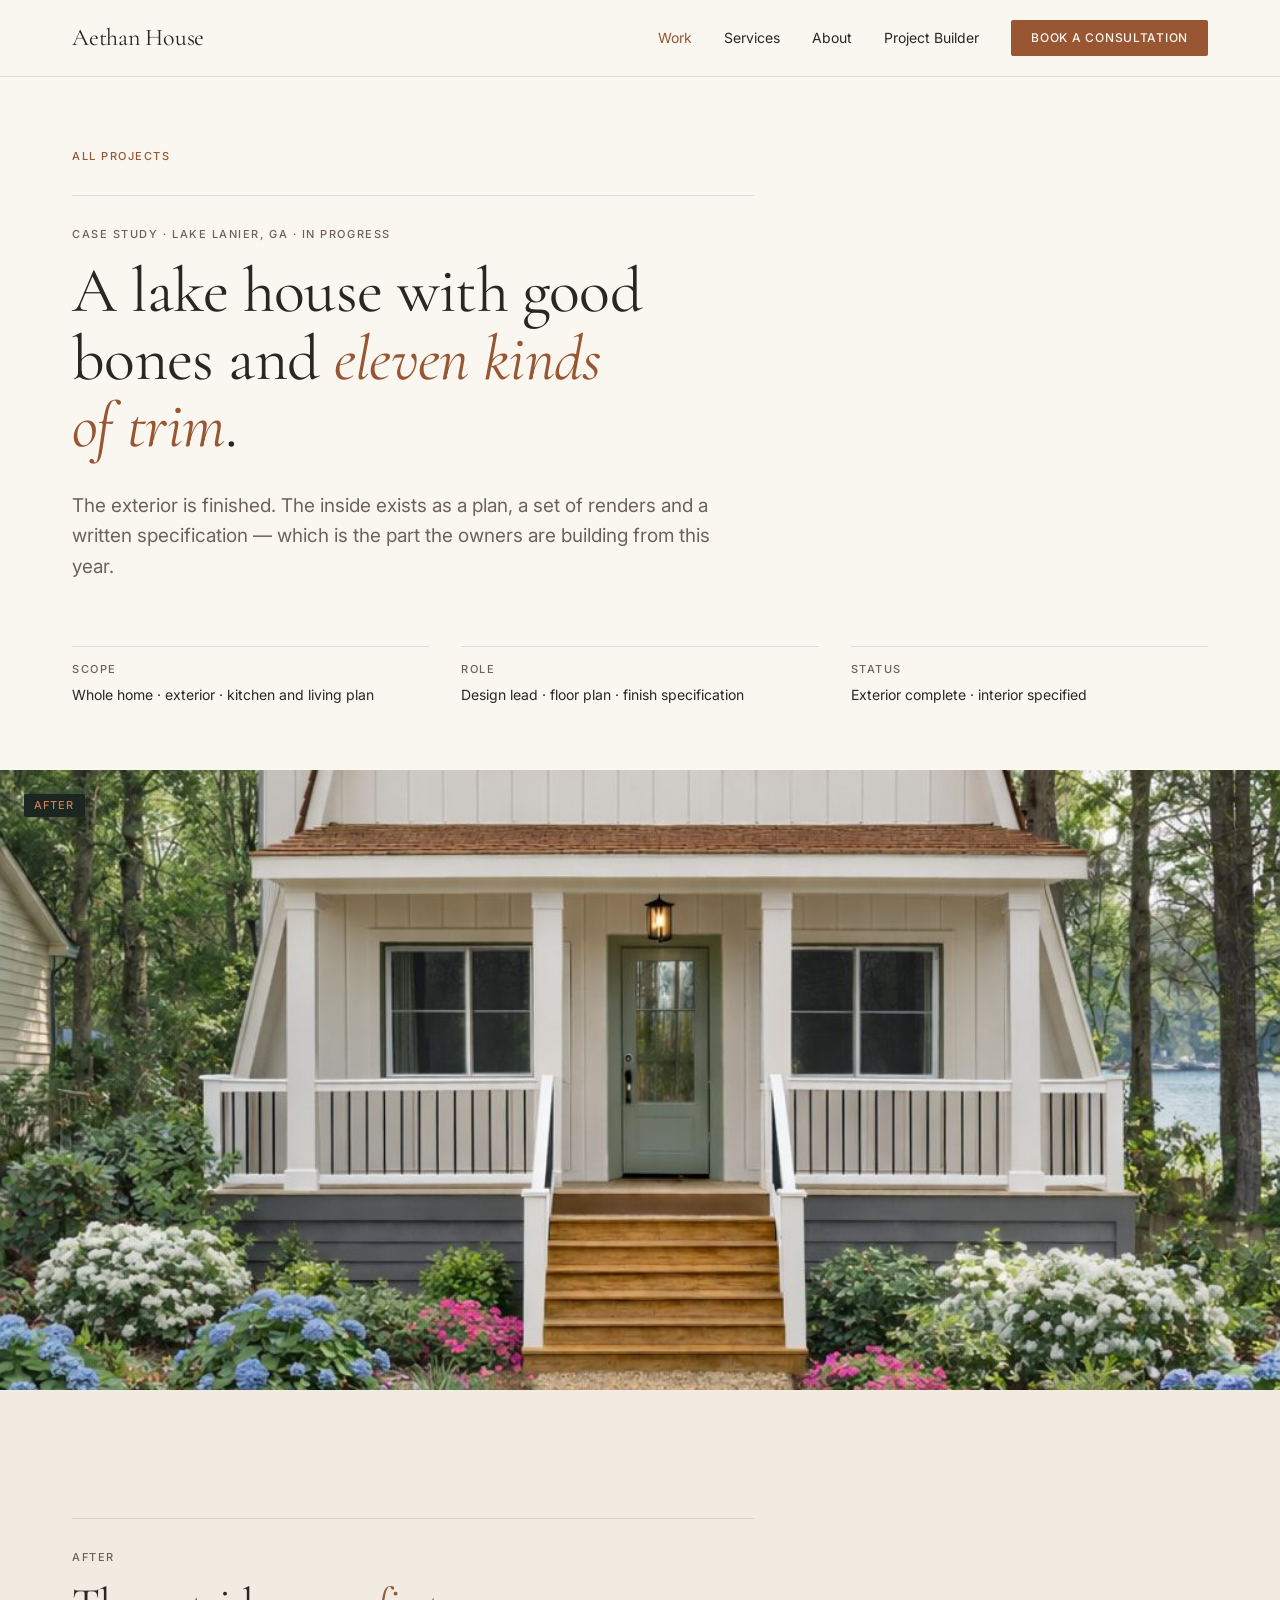
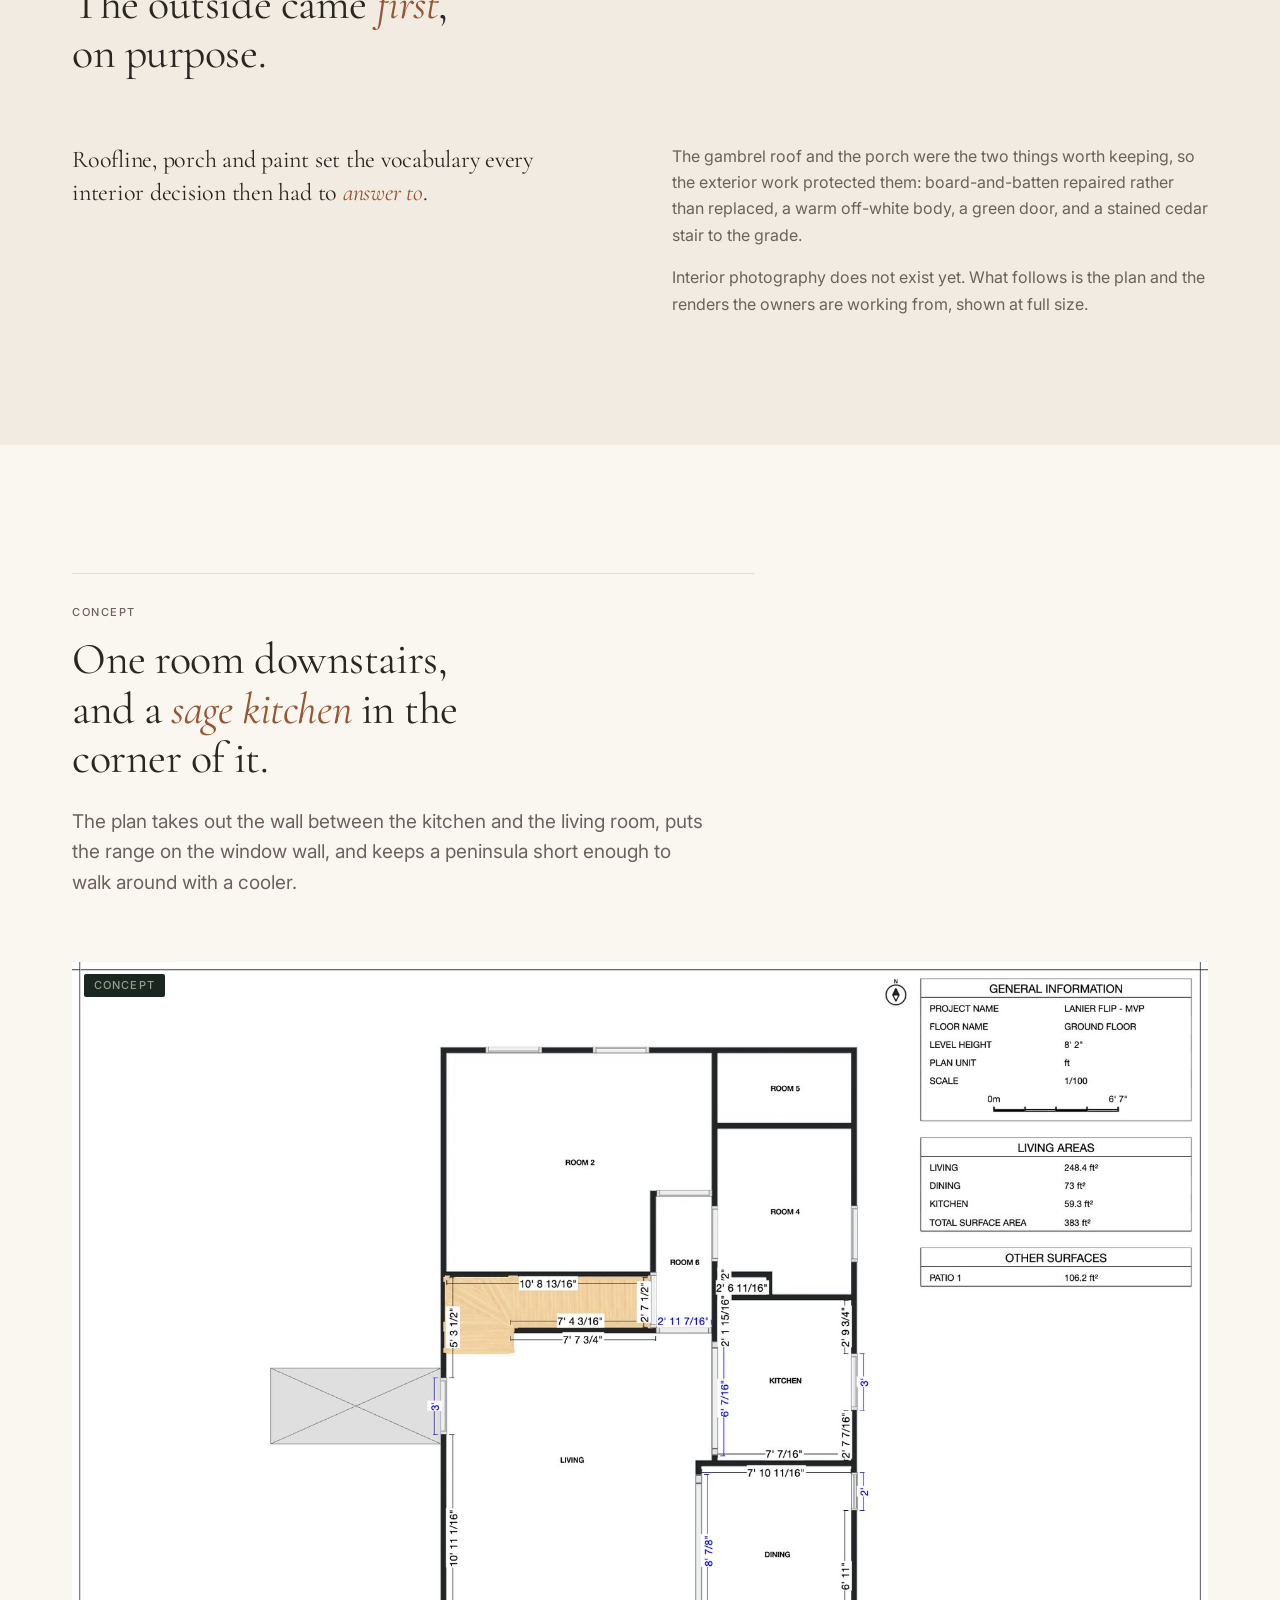
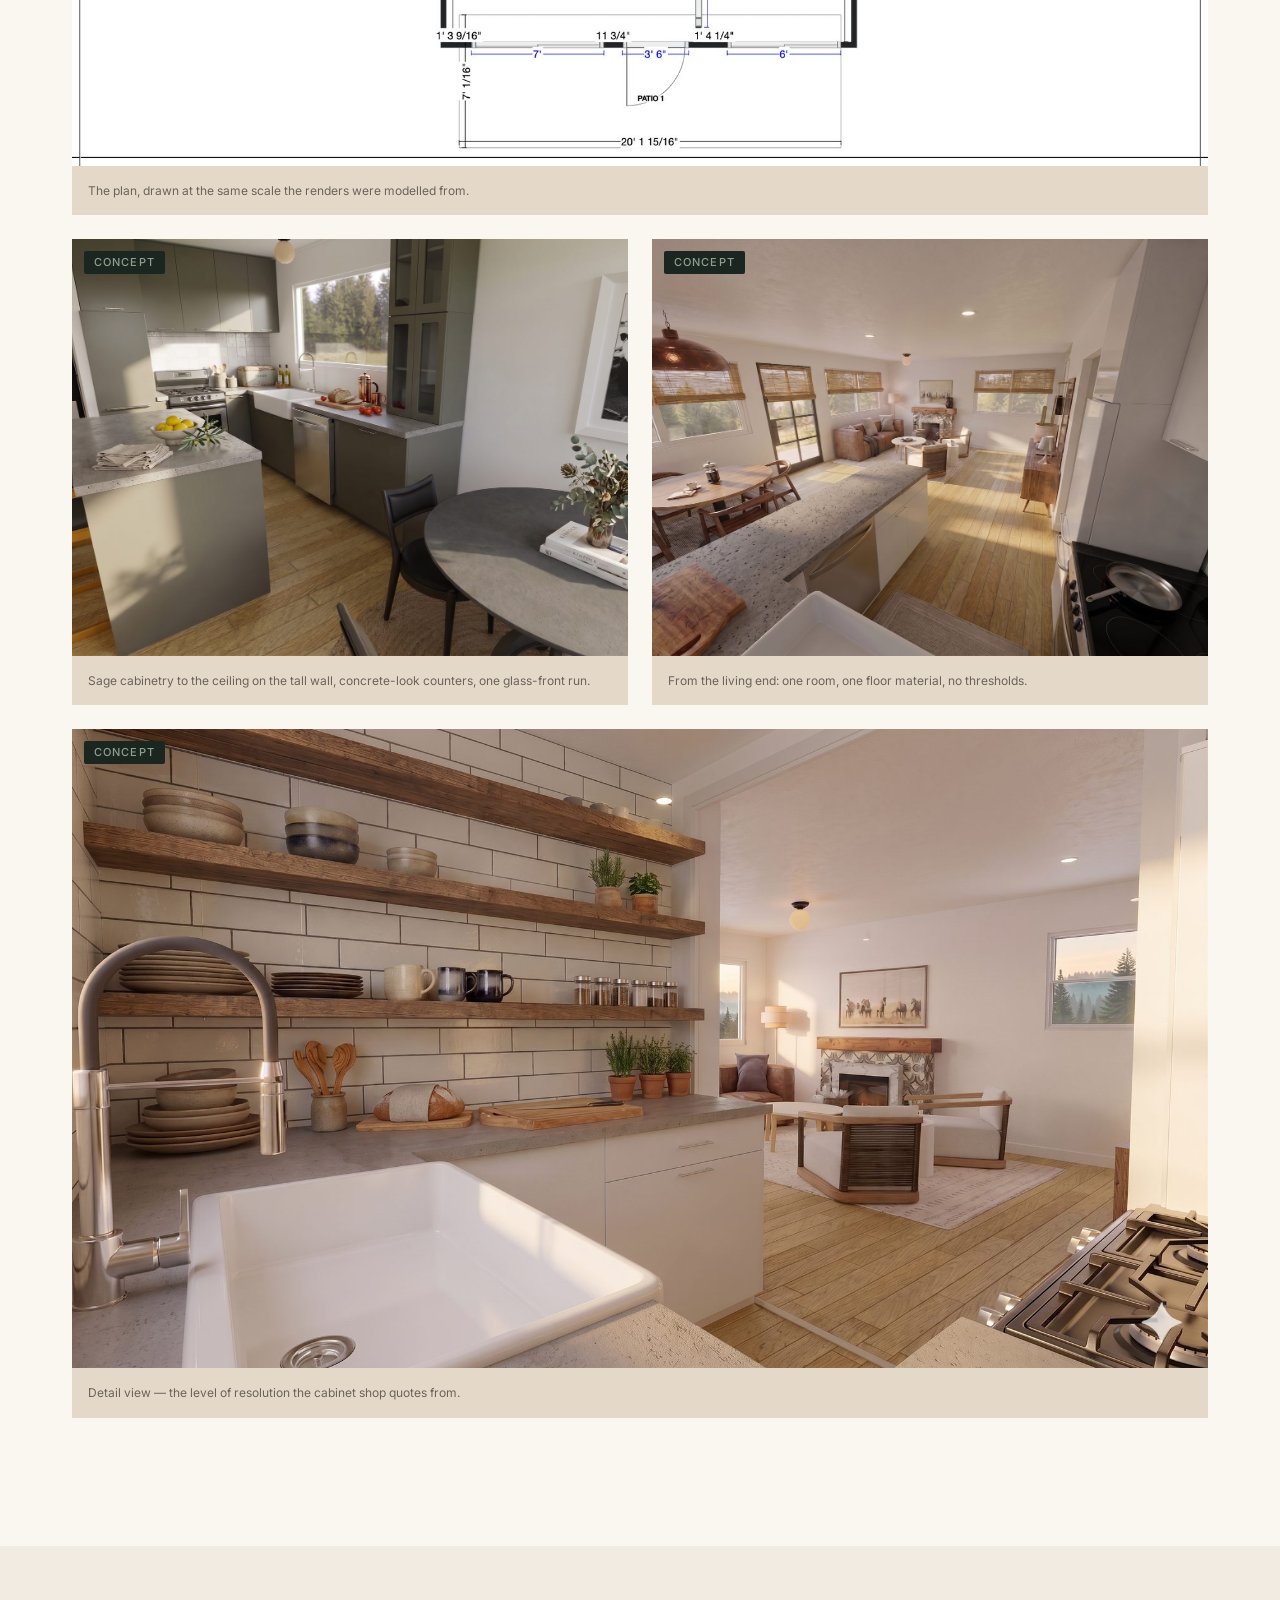
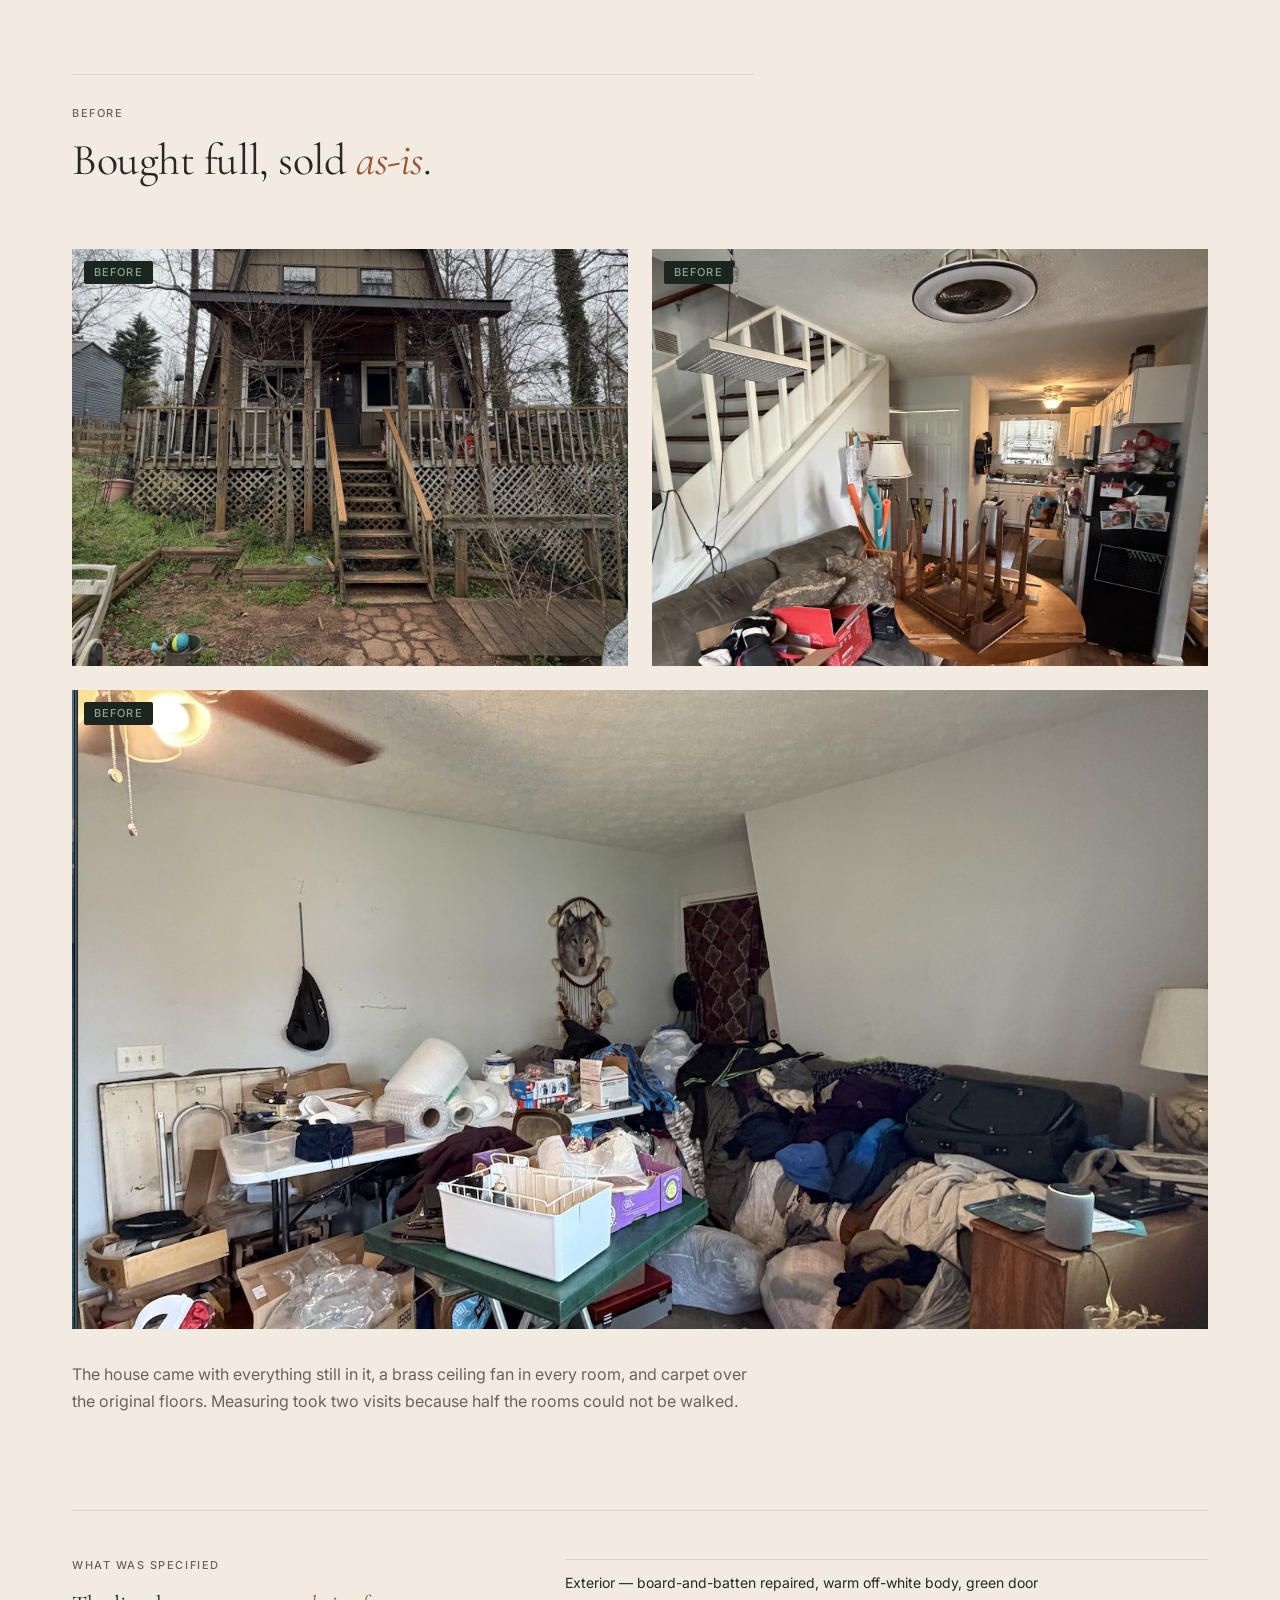
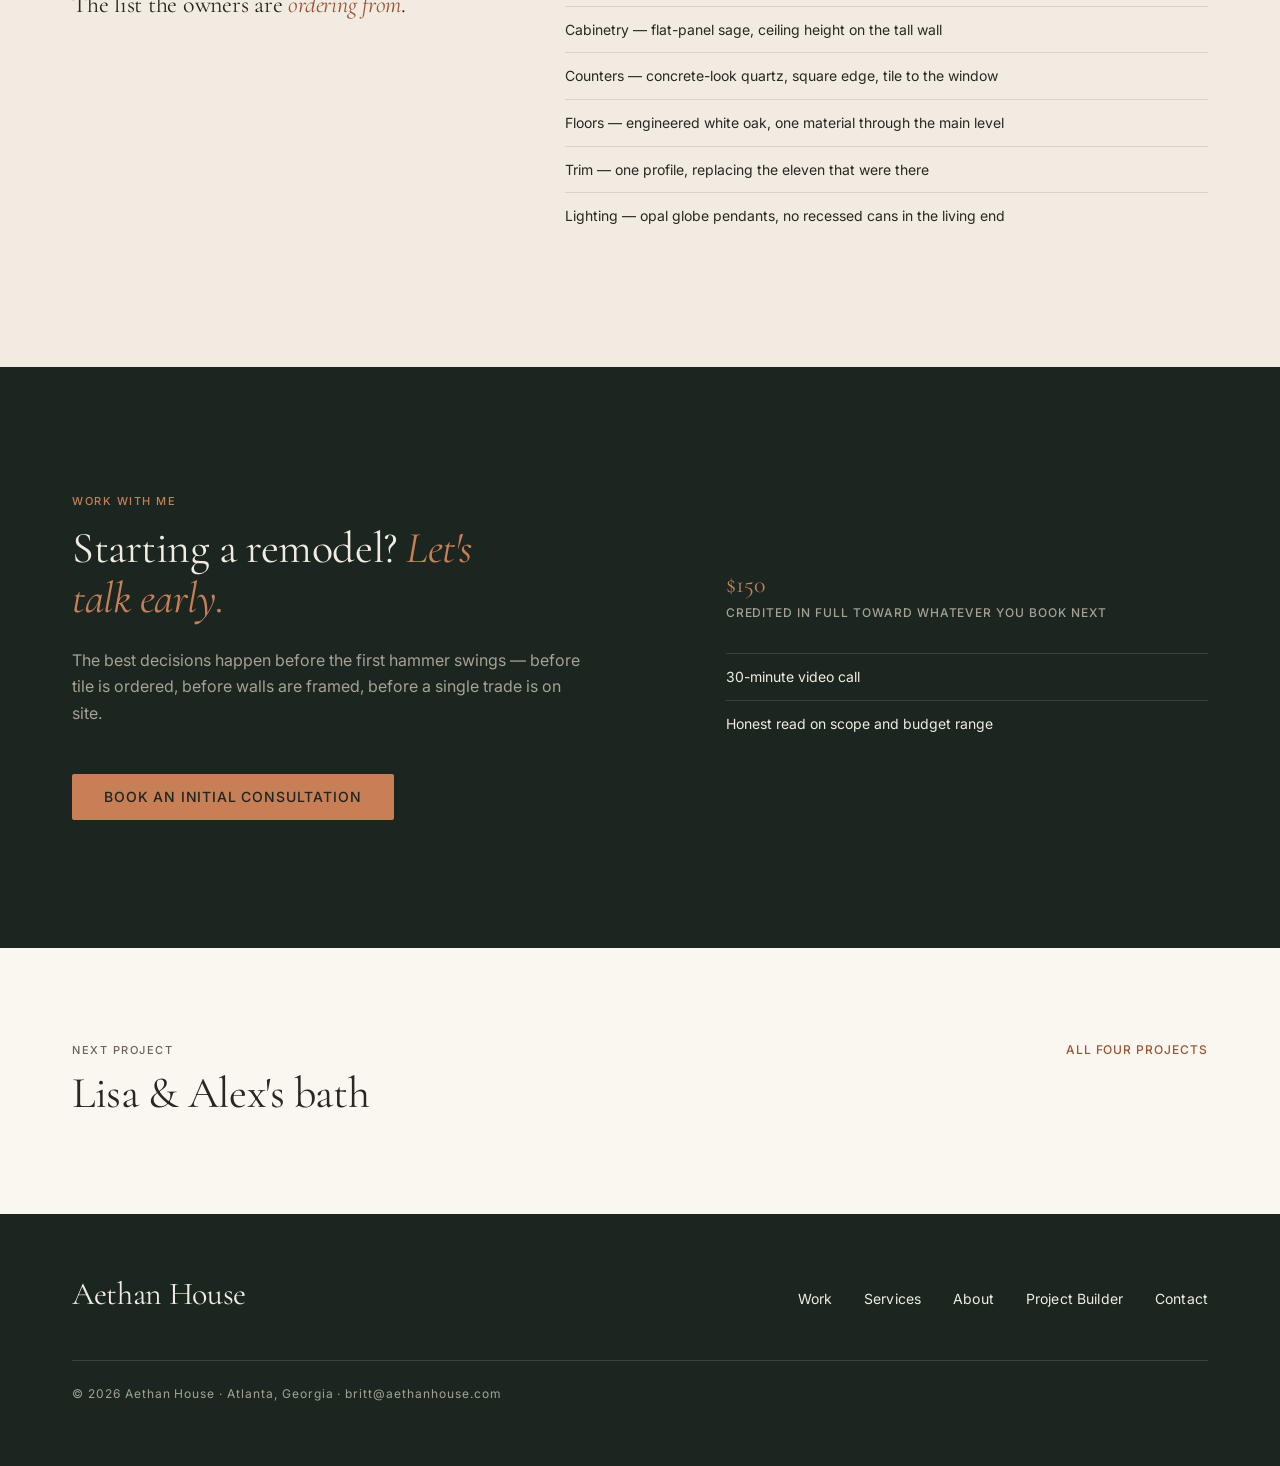
<file: project-lanier.html>
<!DOCTYPE html>
<html lang="en">
<head>
<meta charset="utf-8">
<meta name="viewport" content="width=device-width, initial-scale=1">
<title>Lake house, whole home — Aethan House</title>
<link rel="stylesheet" href="assets/ds.css">
<link rel="stylesheet" href="assets/site.css">
<link href="https://fonts.googleapis.com/css2?family=Cormorant+Garamond:ital,wght@0,400;1,400&family=Inter:wght@400;500&display=swap" rel="stylesheet"><style>*{box-sizing:border-box}body{margin:0}em{font-style:italic;color:#985633}a{color:#985633}a:hover{color:#C87F55}img{display:block;max-width:100%}</style>
</head>
<body>
<div style="background:#FAF6F0;color:#2A2622;font:400 16px/1.65 Inter,system-ui,sans-serif">
<nav style="position:sticky;top:0;z-index:10;background:rgba(250,246,240,.92);backdrop-filter:blur(12px);border-bottom:1px solid rgba(42,38,34,.12)">
<div style="max-width:1200px;margin:0 auto;padding:20px 32px;display:flex;align-items:center;gap:32px">
<a href="index.html" style="font:400 24px/1 'Cormorant Garamond',serif;letter-spacing:-.01em;color:#2A2622;text-decoration:none;white-space:nowrap">Aethan House</a>
<span style="flex:1"></span>
<a href="projects.html" style="font:400 14px/1 Inter,sans-serif;text-decoration:none;color:#985633">Work</a>
<a href="services.html" style="font:400 14px/1 Inter,sans-serif;text-decoration:none;color:#2A2622">Services</a>
<a href="about.html" style="font:400 14px/1 Inter,sans-serif;text-decoration:none;color:#2A2622">About</a>
<a href="project-builder.html" style="font:400 14px/1 Inter,sans-serif;text-decoration:none;color:#2A2622">Project Builder</a>
<a href="contact.html" style="background:#985633;color:#FAF6F0;padding:12px 20px;border-radius:2px;font:500 12px/1 Inter,sans-serif;letter-spacing:.06em;text-transform:uppercase;text-decoration:none">Book a Consultation</a>
</div>
</nav>
<header style="max-width:1200px;margin:0 auto;padding:64px 32px 64px">
<a href="projects.html" style="font:500 11px/1.2 Inter,sans-serif;letter-spacing:.14em;text-transform:uppercase;color:#985633;text-decoration:none;display:inline-block;margin-bottom:32px">All projects</a>
<hr style="border:0;border-top:1px solid rgba(42,38,34,.12);width:60%;margin:0 0 32px">
<p style="font:500 11px/1.2 Inter,sans-serif;letter-spacing:.14em;text-transform:uppercase;color:#6B635B;margin:0 0 16px">Case Study · Lake Lanier, GA · In progress</p>
<h1 style="font:400 64px/1.05 'Cormorant Garamond',serif;letter-spacing:-.01em;margin:0;max-width:22ch;text-wrap:pretty">A lake house with good bones and <em>eleven kinds of trim</em>.</h1>
<p style="font-size:19px;line-height:1.6;color:#6B635B;max-width:640px;margin:32px 0 0">The exterior is finished. The inside exists as a plan, a set of renders and a written specification — which is the part the owners are building from this year.</p>
<dl style="display:grid;grid-template-columns:repeat(3,1fr);gap:32px;margin:64px 0 0">
<div>
<dt style="font:500 11px/1.2 Inter,sans-serif;letter-spacing:.14em;text-transform:uppercase;color:#6B635B;border-top:1px solid rgba(42,38,34,.12);padding-top:16px">Scope</dt>
<dd style="margin:8px 0 0;font-size:14px;line-height:1.55">Whole home · exterior · kitchen and living plan</dd>
</div>
<div>
<dt style="font:500 11px/1.2 Inter,sans-serif;letter-spacing:.14em;text-transform:uppercase;color:#6B635B;border-top:1px solid rgba(42,38,34,.12);padding-top:16px">Role</dt>
<dd style="margin:8px 0 0;font-size:14px;line-height:1.55">Design lead · floor plan · finish specification</dd>
</div>
<div>
<dt style="font:500 11px/1.2 Inter,sans-serif;letter-spacing:.14em;text-transform:uppercase;color:#6B635B;border-top:1px solid rgba(42,38,34,.12);padding-top:16px">Status</dt>
<dd style="margin:8px 0 0;font-size:14px;line-height:1.55">Exterior complete · interior specified</dd>
</div>
</dl>
</header>
<figure style="margin:0;position:relative;background:#E4D9C9">
<img src="assets/projects/lanier/after_exterior.jpg" alt="Lake Lanier house — finished exterior, gambrel roof, deep porch, planted beds and a gravel path" style="width:100%;height:620px;object-fit:cover">
<span style="position:absolute;top:24px;left:24px;background:#1C2621;border-radius:2px;padding:6px 10px;font:500 11px/1 Inter,sans-serif;letter-spacing:.1em;text-transform:uppercase;color:#C87F55">After</span>
</figure>
<section style="background:#F2EBE1">
<div style="max-width:1200px;margin:0 auto;padding:128px 32px">
<hr style="border:0;border-top:1px solid rgba(42,38,34,.12);width:60%;margin:0 0 32px">
<p style="font:500 11px/1.2 Inter,sans-serif;letter-spacing:.14em;text-transform:uppercase;color:#6B635B;margin:0 0 16px">After</p>
<h2 style="font:400 44px/1.12 'Cormorant Garamond',serif;letter-spacing:-.01em;margin:0;max-width:20ch">The outside came <em>first</em>, on purpose.</h2>
<div style="display:grid;grid-template-columns:1fr 1fr;gap:64px;margin-top:64px;align-items:start">
<p style="font:400 24px/1.4 'Cormorant Garamond',serif;letter-spacing:-.01em;margin:0;text-wrap:pretty">Roofline, porch and paint set the vocabulary every interior decision then had to <em>answer to</em>.</p>
<div style="font-size:16px;line-height:1.65;color:#6B635B;max-width:68ch;display:grid;gap:16px">
<p style="margin:0">The gambrel roof and the porch were the two things worth keeping, so the exterior work protected them: board-and-batten repaired rather than replaced, a warm off-white body, a green door, and a stained cedar stair to the grade.</p>
<p style="margin:0">Interior photography does not exist yet. What follows is the plan and the renders the owners are working from, shown at full size.</p>
</div>
</div>
</div>
</section>
<section>
<div style="max-width:1200px;margin:0 auto;padding:128px 32px">
<hr style="border:0;border-top:1px solid rgba(42,38,34,.12);width:60%;margin:0 0 32px">
<p style="font:500 11px/1.2 Inter,sans-serif;letter-spacing:.14em;text-transform:uppercase;color:#6B635B;margin:0 0 16px">Concept</p>
<h2 style="font:400 44px/1.12 'Cormorant Garamond',serif;letter-spacing:-.01em;margin:0;max-width:20ch">One room downstairs, and a <em>sage kitchen</em> in the corner of it.</h2>
<p style="font-size:19px;line-height:1.6;color:#6B635B;max-width:640px;margin:24px 0 0">The plan takes out the wall between the kitchen and the living room, puts the range on the window wall, and keeps a peninsula short enough to walk around with a cooler.</p>
<figure style="margin:64px 0 0;position:relative;background:#E4D9C9">
<img src="assets/projects/lanier/concept_floorplan.jpg" alt="Lake Lanier — floor plan study with room dimensions, kitchen zone and circulation" style="width:100%">
<span style="position:absolute;top:12px;left:12px;background:#1C2621;border-radius:2px;padding:6px 10px;font:500 11px/1 Inter,sans-serif;letter-spacing:.1em;text-transform:uppercase;color:#8FA08D">Concept</span>
<figcaption style="font-size:12px;line-height:1.45;color:#6B635B;background:#E4D9C9;padding:16px">The plan, drawn at the same scale the renders were modelled from.</figcaption>
</figure>
<div style="display:grid;grid-template-columns:1fr 1fr;gap:24px;margin-top:24px">
<figure style="margin:0;position:relative;background:#E4D9C9">
<img src="assets/projects/lanier/concept_sage_kitchen.jpg" alt="Lake Lanier — render of the sage kitchen with concrete counters, farmhouse sink and round dining table" style="width:100%;aspect-ratio:4/3;object-fit:cover">
<span style="position:absolute;top:12px;left:12px;background:#1C2621;border-radius:2px;padding:6px 10px;font:500 11px/1 Inter,sans-serif;letter-spacing:.1em;text-transform:uppercase;color:#8FA08D">Concept</span>
<figcaption style="font-size:12px;line-height:1.45;color:#6B635B;background:#E4D9C9;padding:16px">Sage cabinetry to the ceiling on the tall wall, concrete-look counters, one glass-front run.</figcaption>
</figure>
<figure style="margin:0;position:relative;background:#E4D9C9">
<img src="assets/projects/lanier/concept_open_plan.jpg" alt="Lake Lanier — render of the open plan looking from the living area toward the kitchen" style="width:100%;aspect-ratio:4/3;object-fit:cover">
<span style="position:absolute;top:12px;left:12px;background:#1C2621;border-radius:2px;padding:6px 10px;font:500 11px/1 Inter,sans-serif;letter-spacing:.1em;text-transform:uppercase;color:#8FA08D">Concept</span>
<figcaption style="font-size:12px;line-height:1.45;color:#6B635B;background:#E4D9C9;padding:16px">From the living end: one room, one floor material, no thresholds.</figcaption>
</figure>
</div>
<figure style="margin:24px 0 0;position:relative;background:#E4D9C9">
<img src="assets/projects/lanier/concept_kitchen_detail.jpg" alt="Lake Lanier — close render of the kitchen run showing counter, backsplash and hardware" style="width:100%;aspect-ratio:16/9;object-fit:cover">
<span style="position:absolute;top:12px;left:12px;background:#1C2621;border-radius:2px;padding:6px 10px;font:500 11px/1 Inter,sans-serif;letter-spacing:.1em;text-transform:uppercase;color:#8FA08D">Concept</span>
<figcaption style="font-size:12px;line-height:1.45;color:#6B635B;background:#E4D9C9;padding:16px">Detail view — the level of resolution the cabinet shop quotes from.</figcaption>
</figure>
</div>
</section>
<section style="background:#F2EBE1">
<div style="max-width:1200px;margin:0 auto;padding:128px 32px">
<hr style="border:0;border-top:1px solid rgba(42,38,34,.12);width:60%;margin:0 0 32px">
<p style="font:500 11px/1.2 Inter,sans-serif;letter-spacing:.14em;text-transform:uppercase;color:#6B635B;margin:0 0 16px">Before</p>
<h2 style="font:400 44px/1.12 'Cormorant Garamond',serif;letter-spacing:-.01em;margin:0;max-width:20ch">Bought full, sold <em>as-is</em>.</h2>
<div style="display:grid;grid-template-columns:1fr 1fr;gap:24px;margin-top:64px">
<figure style="margin:0;position:relative;background:#E4D9C9">
<img src="assets/projects/lanier/before_exterior.jpg" alt="Lake Lanier — the house before work, original siding and overgrown front" style="width:100%;aspect-ratio:4/3;object-fit:cover">
<span style="position:absolute;top:12px;left:12px;background:#1C2621;border-radius:2px;padding:6px 10px;font:500 11px/1 Inter,sans-serif;letter-spacing:.1em;text-transform:uppercase;color:#8FA08D">Before</span>
</figure>
<figure style="margin:0;position:relative;background:#E4D9C9">
<img src="assets/projects/lanier/before_interior_kitchen.jpg" alt="Lake Lanier — the original kitchen before work" style="width:100%;aspect-ratio:4/3;object-fit:cover">
<span style="position:absolute;top:12px;left:12px;background:#1C2621;border-radius:2px;padding:6px 10px;font:500 11px/1 Inter,sans-serif;letter-spacing:.1em;text-transform:uppercase;color:#8FA08D">Before</span>
</figure>
<figure style="margin:0;position:relative;background:#E4D9C9;grid-column:1/-1">
<img src="assets/projects/lanier/before_interior_living.jpg" alt="Lake Lanier — the living room before work, filled with the previous owner's belongings" style="width:100%;aspect-ratio:16/9;object-fit:cover">
<span style="position:absolute;top:12px;left:12px;background:#1C2621;border-radius:2px;padding:6px 10px;font:500 11px/1 Inter,sans-serif;letter-spacing:.1em;text-transform:uppercase;color:#8FA08D">Before</span>
</figure>
</div>
<p style="font-size:16px;line-height:1.65;color:#6B635B;max-width:68ch;margin:32px 0 0">The house came with everything still in it, a brass ceiling fan in every room, and carpet over the original floors. Measuring took two visits because half the rooms could not be walked.</p>
<div style="margin-top:96px;padding-top:48px;border-top:1px solid rgba(42,38,34,.12);display:grid;grid-template-columns:.8fr 1.2fr;gap:64px;align-items:start">
<div>
<p style="font:500 11px/1.2 Inter,sans-serif;letter-spacing:.14em;text-transform:uppercase;color:#6B635B;margin:0 0 16px">What was specified</p>
<p style="font:400 24px/1.4 'Cormorant Garamond',serif;letter-spacing:-.01em;margin:0">The list the owners are <em>ordering from</em>.</p>
</div>
<ul style="list-style:none;margin:0;padding:0">
<li style="font-size:14px;line-height:1.55;padding:12px 0;border-top:1px solid rgba(42,38,34,.12)">Exterior — board-and-batten repaired, warm off-white body, green door</li>
<li style="font-size:14px;line-height:1.55;padding:12px 0;border-top:1px solid rgba(42,38,34,.12)">Cabinetry — flat-panel sage, ceiling height on the tall wall</li>
<li style="font-size:14px;line-height:1.55;padding:12px 0;border-top:1px solid rgba(42,38,34,.12)">Counters — concrete-look quartz, square edge, tile to the window</li>
<li style="font-size:14px;line-height:1.55;padding:12px 0;border-top:1px solid rgba(42,38,34,.12)">Floors — engineered white oak, one material through the main level</li>
<li style="font-size:14px;line-height:1.55;padding:12px 0;border-top:1px solid rgba(42,38,34,.12)">Trim — one profile, replacing the eleven that were there</li>
<li style="font-size:14px;line-height:1.55;padding:12px 0;border-top:1px solid rgba(42,38,34,.12)">Lighting — opal globe pendants, no recessed cans in the living end</li>
</ul>
</div>
</div>
</section>
<section style="background:#1C2621;-webkit-font-smoothing:antialiased">
<div style="max-width:1200px;margin:0 auto;padding:128px 32px;display:grid;grid-template-columns:1.1fr .9fr;gap:64px;align-items:center">
<div>
<p style="font:500 11px/1.2 Inter,sans-serif;letter-spacing:.14em;text-transform:uppercase;color:#C87F55;margin:0 0 16px">Work With Me</p>
<h2 style="font:400 44px/1.12 'Cormorant Garamond',serif;letter-spacing:-.01em;color:#F2EBE1;margin:0;max-width:20ch">Starting a remodel? <em style="color:#C87F55">Let's talk early.</em></h2>
<p style="font-size:16px;line-height:1.65;color:#A8A093;max-width:520px;margin:24px 0 0">The best decisions happen before the first hammer swings — before tile is ordered, before walls are framed, before a single trade is on site.</p>
<a href="contact.html" style="display:inline-block;margin-top:48px;background:#C87F55;color:#1C2621;font:500 14px/1 Inter,sans-serif;letter-spacing:.06em;text-transform:uppercase;padding:16px 32px;border-radius:2px;text-decoration:none">Book an Initial Consultation</a>
</div>
<div>
<p style="font:400 24px/1.3 'Cormorant Garamond',serif;color:#C87F55;font-variant-numeric:oldstyle-nums;margin:0">$150</p>
<p style="font:500 12px/1.45 Inter,sans-serif;letter-spacing:.08em;text-transform:uppercase;color:#A8A093;margin:4px 0 0">Credited in full toward whatever you book next</p>
<ul style="list-style:none;margin:32px 0 0;padding:0">
<li style="font-size:14px;line-height:1.55;padding:12px 0;border-top:1px solid rgba(242,235,225,.14);color:#F2EBE1">30-minute video call</li>
<li style="font-size:14px;line-height:1.55;padding:12px 0;border-top:1px solid rgba(242,235,225,.14);color:#F2EBE1">Honest read on scope and budget range</li>
</ul>
</div>
</div>
</section>
<section>
<div style="max-width:1200px;margin:0 auto;padding:96px 32px;display:flex;align-items:baseline;justify-content:space-between;gap:32px;flex-wrap:wrap">
<div>
<p style="font:500 11px/1.2 Inter,sans-serif;letter-spacing:.14em;text-transform:uppercase;color:#6B635B;margin:0 0 12px">Next project</p>
<a href="project-bath.html" style="font:400 44px/1.12 'Cormorant Garamond',serif;letter-spacing:-.01em;color:#2A2622;text-decoration:none">Lisa &amp; Alex's bath</a>
</div>
<a href="projects.html" style="font:500 12px/1 Inter,sans-serif;letter-spacing:.08em;text-transform:uppercase;color:#985633;text-decoration:none">All four projects</a>
</div>
</section>
<footer class="on-deep" style="background:var(--surface-deep);color:var(--text-inverse);-webkit-font-smoothing:antialiased">
<div style="max-width:var(--content-max);margin:0 auto;padding:var(--space-8) var(--gutter)">
<div style="display:flex;align-items:baseline;justify-content:space-between;gap:var(--space-4);flex-wrap:wrap">
<p style="font-family:var(--font-display);font-weight:var(--weight-regular);font-size:var(--display-m);line-height:1;letter-spacing:var(--track-display);color:var(--text-inverse);margin:0">Aethan House</p>
<ul style="list-style:none;display:flex;gap:var(--space-4);margin:0;padding:0;flex-wrap:wrap"><li><a href="projects.html" style="font-family:var(--font-ui);font-size:var(--body-s);letter-spacing:var(--track-ui);color:var(--text-inverse);text-decoration:none">Work</a></li><li><a href="services.html" style="font-family:var(--font-ui);font-size:var(--body-s);letter-spacing:var(--track-ui);color:var(--text-inverse);text-decoration:none">Services</a></li><li><a href="about.html" style="font-family:var(--font-ui);font-size:var(--body-s);letter-spacing:var(--track-ui);color:var(--text-inverse);text-decoration:none">About</a></li><li><a href="project-builder.html" style="font-family:var(--font-ui);font-size:var(--body-s);letter-spacing:var(--track-ui);color:var(--text-inverse);text-decoration:none">Project Builder</a></li><li><a href="contact.html" style="font-family:var(--font-ui);font-size:var(--body-s);letter-spacing:var(--track-ui);color:var(--text-inverse);text-decoration:none">Contact</a></li></ul>
</div>
<p style="font-family:var(--font-ui);font-size:var(--caption);line-height:var(--caption-lh);letter-spacing:.08em;color:var(--text-inverse-muted);margin:var(--space-6) 0 0;padding-top:var(--space-3);border-top:1px solid var(--rule-on-dark)">© 2026 Aethan House · Atlanta, Georgia · britt@aethanhouse.com</p>
</div>
</footer>
</div>
</body>
</html>
</file>
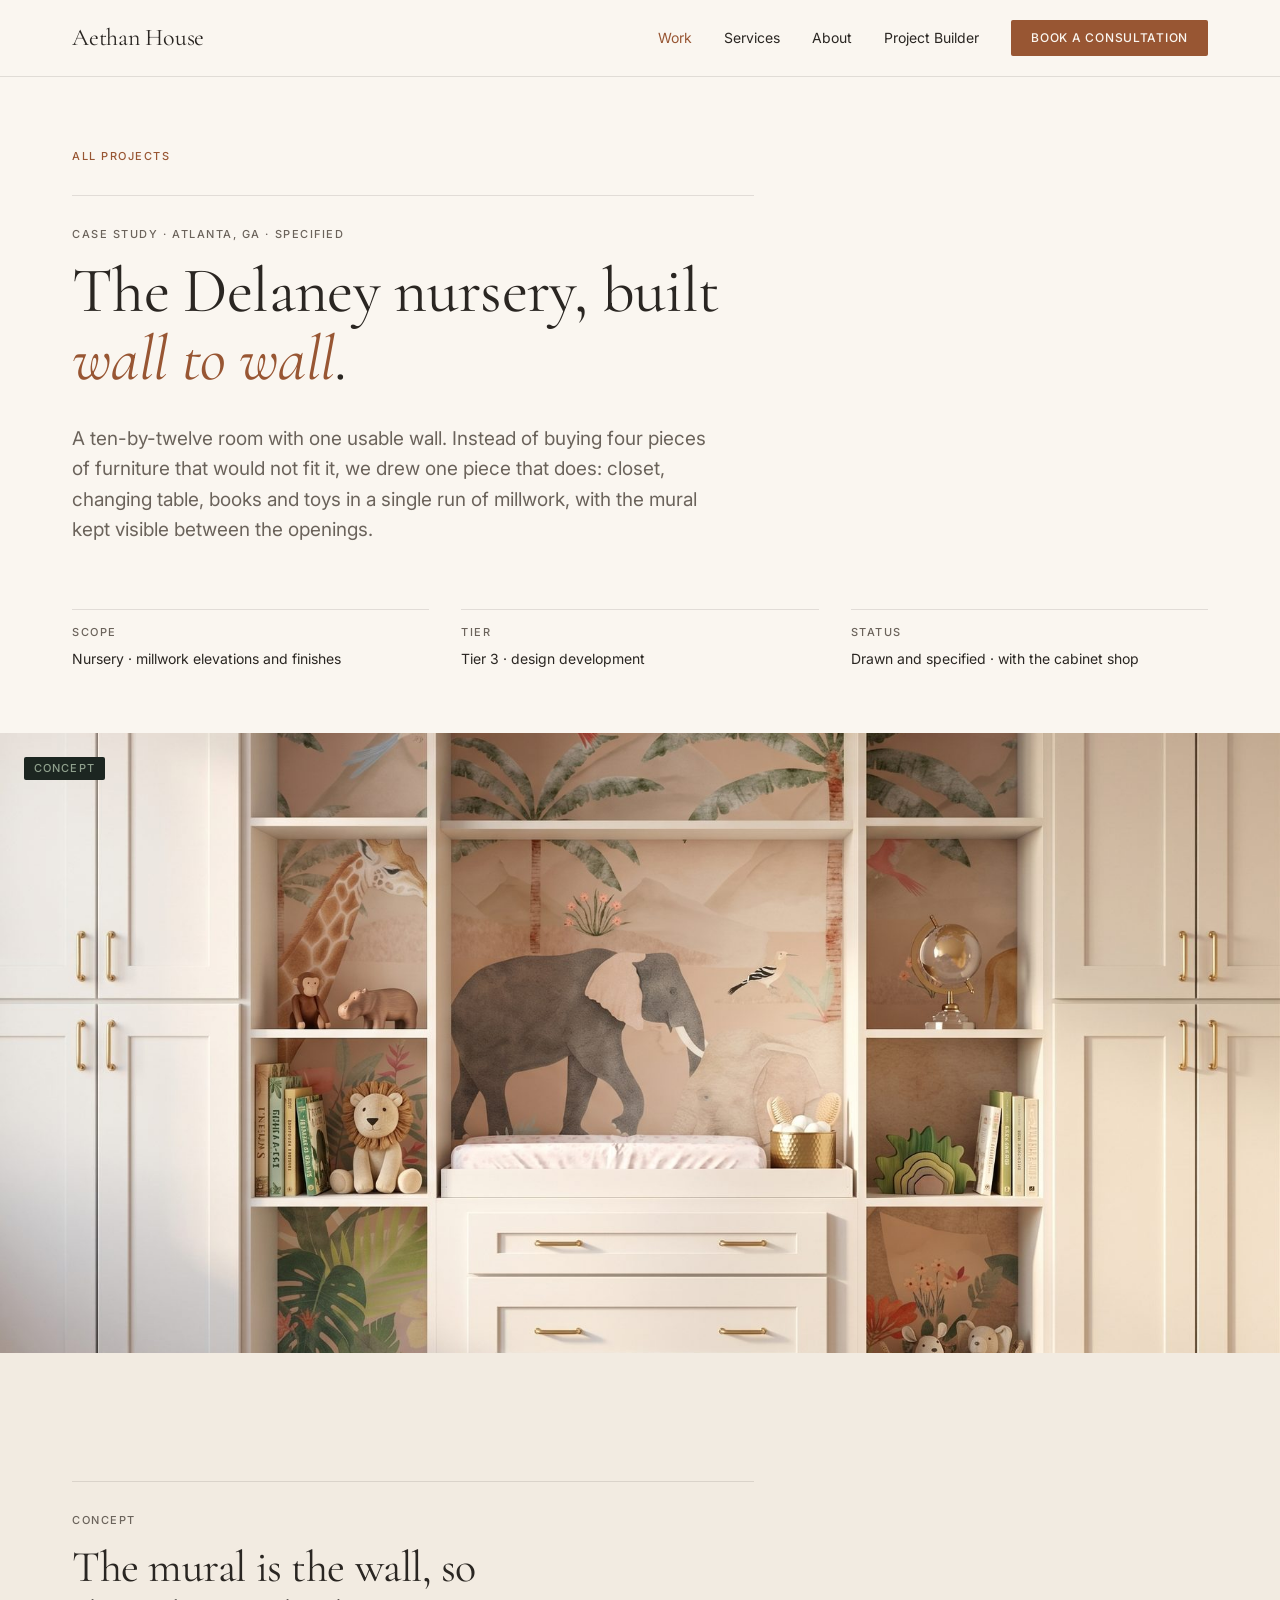
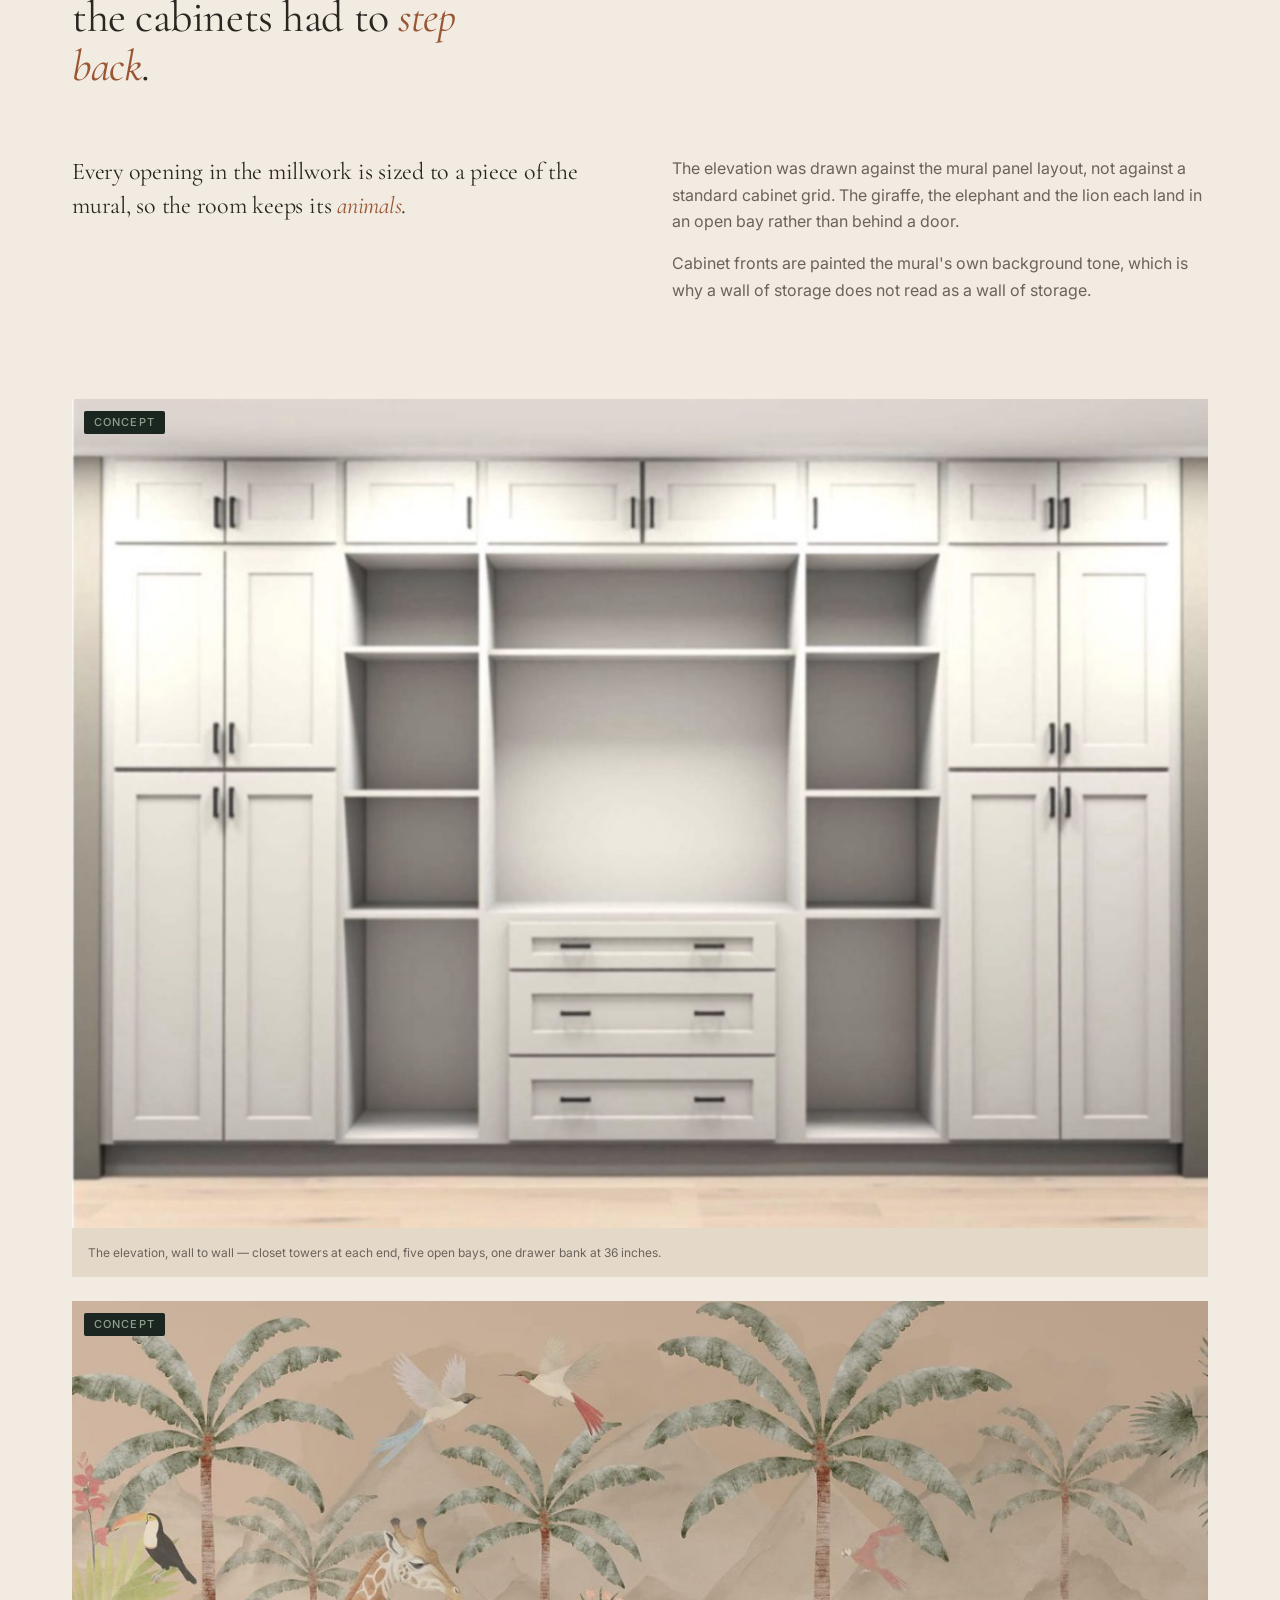
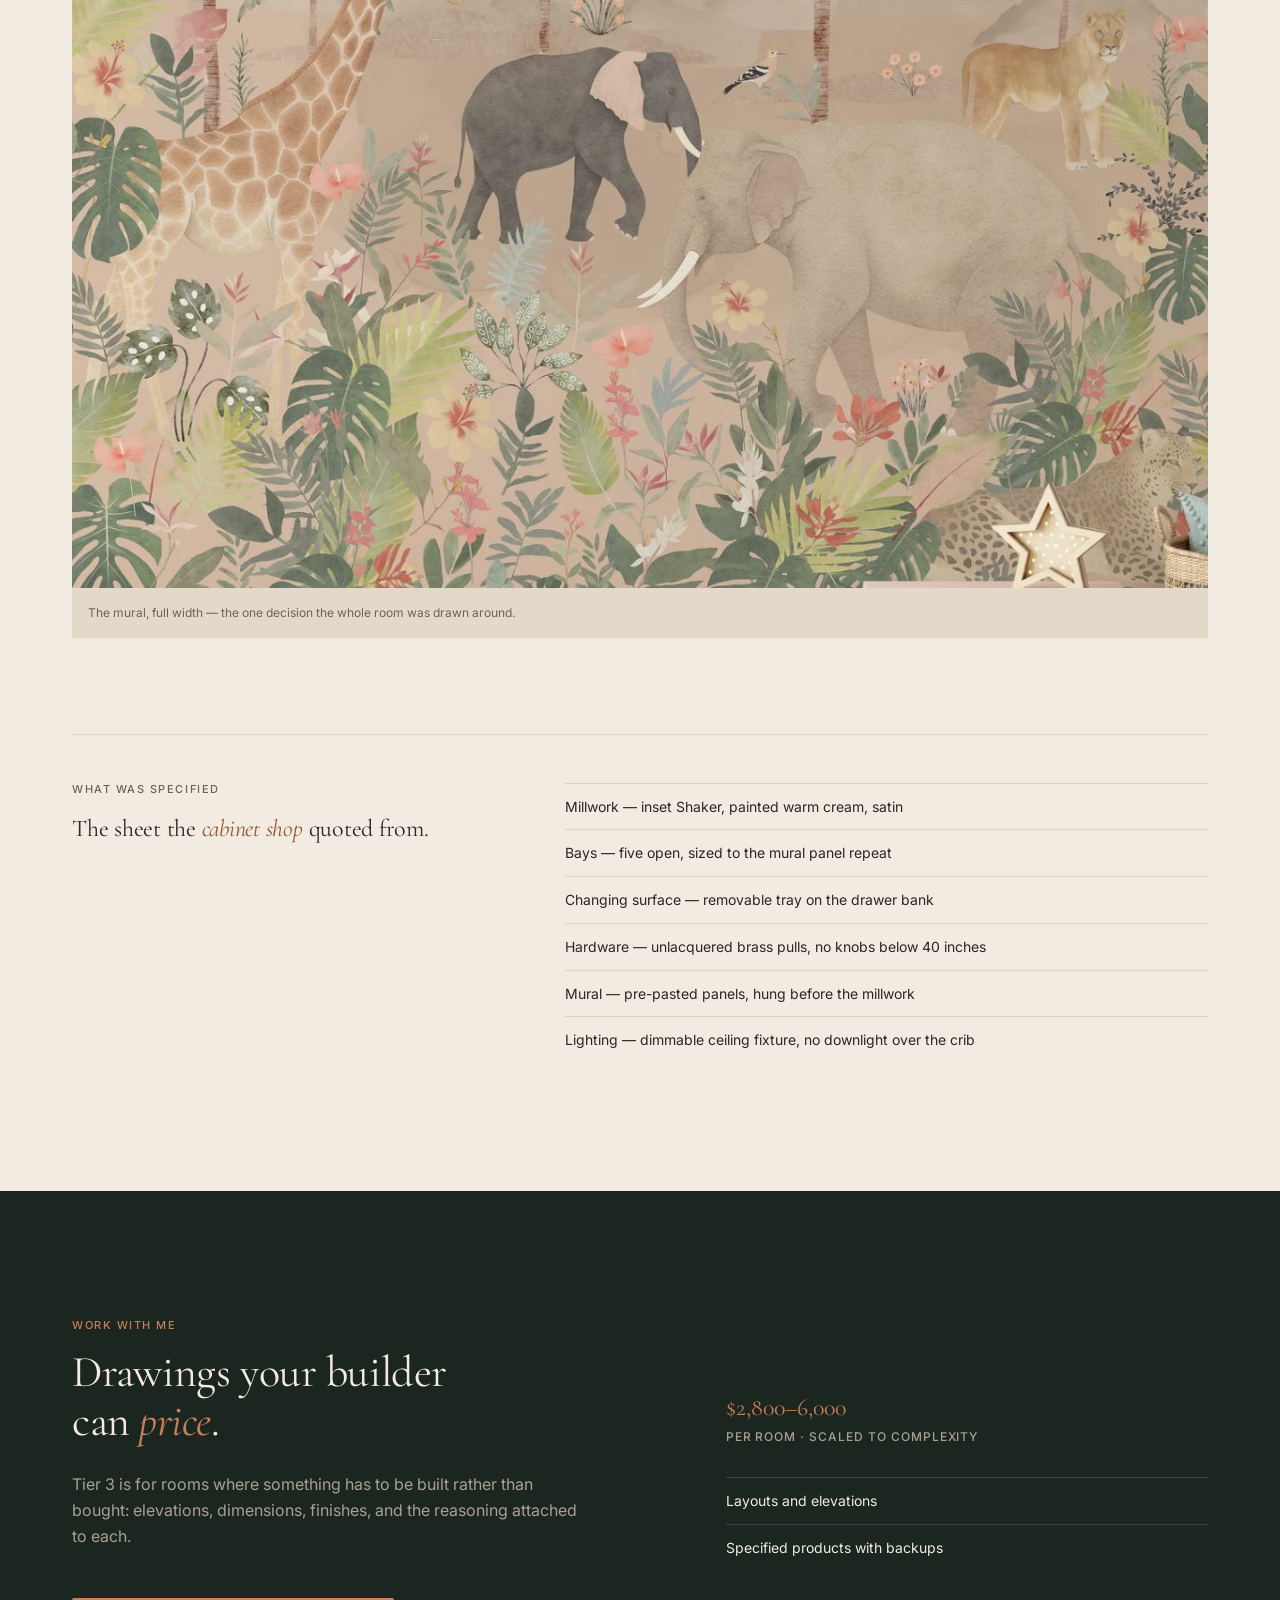
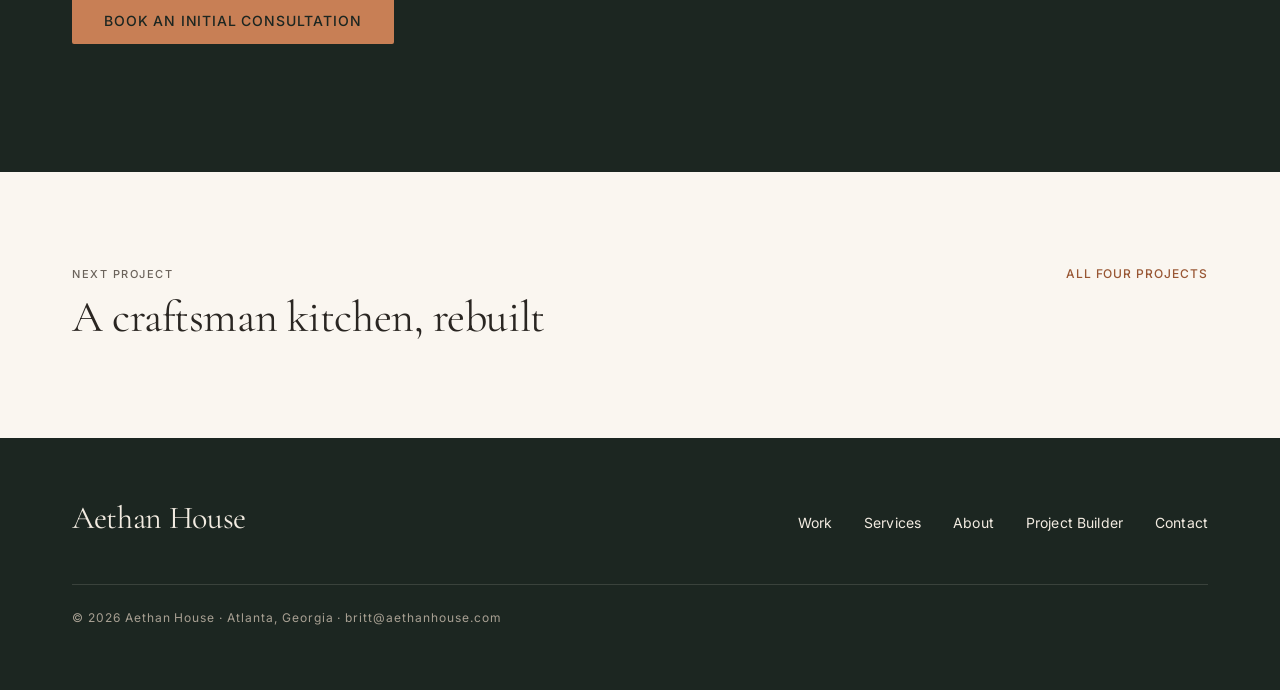
<file: project-nursery.html>
<!DOCTYPE html>
<html lang="en">
<head>
<meta charset="utf-8">
<meta name="viewport" content="width=device-width, initial-scale=1">
<title>The Delaney nursery — Aethan House</title>
<link rel="stylesheet" href="assets/ds.css">
<link rel="stylesheet" href="assets/site.css">
<link href="https://fonts.googleapis.com/css2?family=Cormorant+Garamond:ital,wght@0,400;1,400&family=Inter:wght@400;500&display=swap" rel="stylesheet"><style>*{box-sizing:border-box}body{margin:0}em{font-style:italic;color:#985633}a{color:#985633}a:hover{color:#C87F55}img{display:block;max-width:100%}</style>
</head>
<body>
<div style="background:#FAF6F0;color:#2A2622;font:400 16px/1.65 Inter,system-ui,sans-serif">
<nav style="position:sticky;top:0;z-index:10;background:rgba(250,246,240,.92);backdrop-filter:blur(12px);border-bottom:1px solid rgba(42,38,34,.12)">
<div style="max-width:1200px;margin:0 auto;padding:20px 32px;display:flex;align-items:center;gap:32px">
<a href="index.html" style="font:400 24px/1 'Cormorant Garamond',serif;letter-spacing:-.01em;color:#2A2622;text-decoration:none;white-space:nowrap">Aethan House</a>
<span style="flex:1"></span>
<a href="projects.html" style="font:400 14px/1 Inter,sans-serif;text-decoration:none;color:#985633">Work</a>
<a href="services.html" style="font:400 14px/1 Inter,sans-serif;text-decoration:none;color:#2A2622">Services</a>
<a href="about.html" style="font:400 14px/1 Inter,sans-serif;text-decoration:none;color:#2A2622">About</a>
<a href="project-builder.html" style="font:400 14px/1 Inter,sans-serif;text-decoration:none;color:#2A2622">Project Builder</a>
<a href="contact.html" style="background:#985633;color:#FAF6F0;padding:12px 20px;border-radius:2px;font:500 12px/1 Inter,sans-serif;letter-spacing:.06em;text-transform:uppercase;text-decoration:none">Book a Consultation</a>
</div>
</nav>
<header style="max-width:1200px;margin:0 auto;padding:64px 32px 64px">
<a href="projects.html" style="font:500 11px/1.2 Inter,sans-serif;letter-spacing:.14em;text-transform:uppercase;color:#985633;text-decoration:none;display:inline-block;margin-bottom:32px">All projects</a>
<hr style="border:0;border-top:1px solid rgba(42,38,34,.12);width:60%;margin:0 0 32px">
<p style="font:500 11px/1.2 Inter,sans-serif;letter-spacing:.14em;text-transform:uppercase;color:#6B635B;margin:0 0 16px">Case Study · Atlanta, GA · Specified</p>
<h1 style="font:400 64px/1.05 'Cormorant Garamond',serif;letter-spacing:-.01em;margin:0;max-width:22ch;text-wrap:pretty">The Delaney nursery, built <em>wall to wall</em>.</h1>
<p style="font-size:19px;line-height:1.6;color:#6B635B;max-width:640px;margin:32px 0 0">A ten-by-twelve room with one usable wall. Instead of buying four pieces of furniture that would not fit it, we drew one piece that does: closet, changing table, books and toys in a single run of millwork, with the mural kept visible between the openings.</p>
<dl style="display:grid;grid-template-columns:repeat(3,1fr);gap:32px;margin:64px 0 0">
<div>
<dt style="font:500 11px/1.2 Inter,sans-serif;letter-spacing:.14em;text-transform:uppercase;color:#6B635B;border-top:1px solid rgba(42,38,34,.12);padding-top:16px">Scope</dt>
<dd style="margin:8px 0 0;font-size:14px;line-height:1.55">Nursery · millwork elevations and finishes</dd>
</div>
<div>
<dt style="font:500 11px/1.2 Inter,sans-serif;letter-spacing:.14em;text-transform:uppercase;color:#6B635B;border-top:1px solid rgba(42,38,34,.12);padding-top:16px">Tier</dt>
<dd style="margin:8px 0 0;font-size:14px;line-height:1.55">Tier 3 · design development</dd>
</div>
<div>
<dt style="font:500 11px/1.2 Inter,sans-serif;letter-spacing:.14em;text-transform:uppercase;color:#6B635B;border-top:1px solid rgba(42,38,34,.12);padding-top:16px">Status</dt>
<dd style="margin:8px 0 0;font-size:14px;line-height:1.55">Drawn and specified · with the cabinet shop</dd>
</div>
</dl>
</header>
<figure style="margin:0;position:relative;background:#E4D9C9">
<img src="assets/projects/delaney/styled_built_in.jpg" alt="Nursery render — full wall of cream millwork with open bays framing a painted jungle mural" style="width:100%;height:620px;object-fit:cover">
<span style="position:absolute;top:24px;left:24px;background:#1C2621;border-radius:2px;padding:6px 10px;font:500 11px/1 Inter,sans-serif;letter-spacing:.1em;text-transform:uppercase;color:#8FA08D">Concept</span>
</figure>
<section style="background:#F2EBE1">
<div style="max-width:1200px;margin:0 auto;padding:128px 32px">
<hr style="border:0;border-top:1px solid rgba(42,38,34,.12);width:60%;margin:0 0 32px">
<p style="font:500 11px/1.2 Inter,sans-serif;letter-spacing:.14em;text-transform:uppercase;color:#6B635B;margin:0 0 16px">Concept</p>
<h2 style="font:400 44px/1.12 'Cormorant Garamond',serif;letter-spacing:-.01em;margin:0;max-width:20ch">The mural is the wall, so the cabinets had to <em>step back</em>.</h2>
<div style="display:grid;grid-template-columns:1fr 1fr;gap:64px;margin-top:64px;align-items:start">
<p style="font:400 24px/1.4 'Cormorant Garamond',serif;letter-spacing:-.01em;margin:0;text-wrap:pretty">Every opening in the millwork is sized to a piece of the mural, so the room keeps its <em>animals</em>.</p>
<div style="font-size:16px;line-height:1.65;color:#6B635B;max-width:68ch;display:grid;gap:16px">
<p style="margin:0">The elevation was drawn against the mural panel layout, not against a standard cabinet grid. The giraffe, the elephant and the lion each land in an open bay rather than behind a door.</p>
<p style="margin:0">Cabinet fronts are painted the mural's own background tone, which is why a wall of storage does not read as a wall of storage.</p>
</div>
</div>
<div style="display:grid;gap:24px;margin-top:96px">
<figure style="margin:0;position:relative;background:#E4D9C9">
<img src="assets/projects/delaney/nursery_05.jpg" alt="Nursery — millwork elevation showing both closet towers, the open bays, and the drawer bank" style="width:100%">
<span style="position:absolute;top:12px;left:12px;background:#1C2621;border-radius:2px;padding:6px 10px;font:500 11px/1 Inter,sans-serif;letter-spacing:.1em;text-transform:uppercase;color:#8FA08D">Concept</span>
<figcaption style="font-size:12px;line-height:1.45;color:#6B635B;background:#E4D9C9;padding:16px">The elevation, wall to wall — closet towers at each end, five open bays, one drawer bank at 36 inches.</figcaption>
</figure>
<figure style="margin:0;position:relative;background:#E4D9C9">
<img src="assets/projects/delaney/nursery_04.jpg" alt="Nursery — the painted jungle mural, palms, elephants and a giraffe on a warm sand ground" style="width:100%">
<span style="position:absolute;top:12px;left:12px;background:#1C2621;border-radius:2px;padding:6px 10px;font:500 11px/1 Inter,sans-serif;letter-spacing:.1em;text-transform:uppercase;color:#8FA08D">Concept</span>
<figcaption style="font-size:12px;line-height:1.45;color:#6B635B;background:#E4D9C9;padding:16px">The mural, full width — the one decision the whole room was drawn around.</figcaption>
</figure>
</div>
<div style="margin-top:96px;padding-top:48px;border-top:1px solid rgba(42,38,34,.12);display:grid;grid-template-columns:.8fr 1.2fr;gap:64px;align-items:start">
<div>
<p style="font:500 11px/1.2 Inter,sans-serif;letter-spacing:.14em;text-transform:uppercase;color:#6B635B;margin:0 0 16px">What was specified</p>
<p style="font:400 24px/1.4 'Cormorant Garamond',serif;letter-spacing:-.01em;margin:0">The sheet the <em>cabinet shop</em> quoted from.</p>
</div>
<ul style="list-style:none;margin:0;padding:0">
<li style="font-size:14px;line-height:1.55;padding:12px 0;border-top:1px solid rgba(42,38,34,.12)">Millwork — inset Shaker, painted warm cream, satin</li>
<li style="font-size:14px;line-height:1.55;padding:12px 0;border-top:1px solid rgba(42,38,34,.12)">Bays — five open, sized to the mural panel repeat</li>
<li style="font-size:14px;line-height:1.55;padding:12px 0;border-top:1px solid rgba(42,38,34,.12)">Changing surface — removable tray on the drawer bank</li>
<li style="font-size:14px;line-height:1.55;padding:12px 0;border-top:1px solid rgba(42,38,34,.12)">Hardware — unlacquered brass pulls, no knobs below 40 inches</li>
<li style="font-size:14px;line-height:1.55;padding:12px 0;border-top:1px solid rgba(42,38,34,.12)">Mural — pre-pasted panels, hung before the millwork</li>
<li style="font-size:14px;line-height:1.55;padding:12px 0;border-top:1px solid rgba(42,38,34,.12)">Lighting — dimmable ceiling fixture, no downlight over the crib</li>
</ul>
</div>
</div>
</section>
<section style="background:#1C2621;-webkit-font-smoothing:antialiased">
<div style="max-width:1200px;margin:0 auto;padding:128px 32px;display:grid;grid-template-columns:1.1fr .9fr;gap:64px;align-items:center">
<div>
<p style="font:500 11px/1.2 Inter,sans-serif;letter-spacing:.14em;text-transform:uppercase;color:#C87F55;margin:0 0 16px">Work With Me</p>
<h2 style="font:400 44px/1.12 'Cormorant Garamond',serif;letter-spacing:-.01em;color:#F2EBE1;margin:0;max-width:20ch">Drawings your builder can <em style="color:#C87F55">price</em>.</h2>
<p style="font-size:16px;line-height:1.65;color:#A8A093;max-width:520px;margin:24px 0 0">Tier 3 is for rooms where something has to be built rather than bought: elevations, dimensions, finishes, and the reasoning attached to each.</p>
<a href="contact.html" style="display:inline-block;margin-top:48px;background:#C87F55;color:#1C2621;font:500 14px/1 Inter,sans-serif;letter-spacing:.06em;text-transform:uppercase;padding:16px 32px;border-radius:2px;text-decoration:none">Book an Initial Consultation</a>
</div>
<div>
<p style="font:400 24px/1.3 'Cormorant Garamond',serif;color:#C87F55;font-variant-numeric:oldstyle-nums;margin:0">$2,800–6,000</p>
<p style="font:500 12px/1.45 Inter,sans-serif;letter-spacing:.08em;text-transform:uppercase;color:#A8A093;margin:4px 0 0">Per room · scaled to complexity</p>
<ul style="list-style:none;margin:32px 0 0;padding:0">
<li style="font-size:14px;line-height:1.55;padding:12px 0;border-top:1px solid rgba(242,235,225,.14);color:#F2EBE1">Layouts and elevations</li>
<li style="font-size:14px;line-height:1.55;padding:12px 0;border-top:1px solid rgba(242,235,225,.14);color:#F2EBE1">Specified products with backups</li>
</ul>
</div>
</div>
</section>
<section>
<div style="max-width:1200px;margin:0 auto;padding:96px 32px;display:flex;align-items:baseline;justify-content:space-between;gap:32px;flex-wrap:wrap">
<div>
<p style="font:500 11px/1.2 Inter,sans-serif;letter-spacing:.14em;text-transform:uppercase;color:#6B635B;margin:0 0 12px">Next project</p>
<a href="project-birmingham.html" style="font:400 44px/1.12 'Cormorant Garamond',serif;letter-spacing:-.01em;color:#2A2622;text-decoration:none">A craftsman kitchen, rebuilt</a>
</div>
<a href="projects.html" style="font:500 12px/1 Inter,sans-serif;letter-spacing:.08em;text-transform:uppercase;color:#985633;text-decoration:none">All four projects</a>
</div>
</section>
<footer class="on-deep" style="background:var(--surface-deep);color:var(--text-inverse);-webkit-font-smoothing:antialiased">
<div style="max-width:var(--content-max);margin:0 auto;padding:var(--space-8) var(--gutter)">
<div style="display:flex;align-items:baseline;justify-content:space-between;gap:var(--space-4);flex-wrap:wrap">
<p style="font-family:var(--font-display);font-weight:var(--weight-regular);font-size:var(--display-m);line-height:1;letter-spacing:var(--track-display);color:var(--text-inverse);margin:0">Aethan House</p>
<ul style="list-style:none;display:flex;gap:var(--space-4);margin:0;padding:0;flex-wrap:wrap"><li><a href="projects.html" style="font-family:var(--font-ui);font-size:var(--body-s);letter-spacing:var(--track-ui);color:var(--text-inverse);text-decoration:none">Work</a></li><li><a href="services.html" style="font-family:var(--font-ui);font-size:var(--body-s);letter-spacing:var(--track-ui);color:var(--text-inverse);text-decoration:none">Services</a></li><li><a href="about.html" style="font-family:var(--font-ui);font-size:var(--body-s);letter-spacing:var(--track-ui);color:var(--text-inverse);text-decoration:none">About</a></li><li><a href="project-builder.html" style="font-family:var(--font-ui);font-size:var(--body-s);letter-spacing:var(--track-ui);color:var(--text-inverse);text-decoration:none">Project Builder</a></li><li><a href="contact.html" style="font-family:var(--font-ui);font-size:var(--body-s);letter-spacing:var(--track-ui);color:var(--text-inverse);text-decoration:none">Contact</a></li></ul>
</div>
<p style="font-family:var(--font-ui);font-size:var(--caption);line-height:var(--caption-lh);letter-spacing:.08em;color:var(--text-inverse-muted);margin:var(--space-6) 0 0;padding-top:var(--space-3);border-top:1px solid var(--rule-on-dark)">© 2026 Aethan House · Atlanta, Georgia · britt@aethanhouse.com</p>
</div>
</footer>
</div>
</body>
</html>
</file>
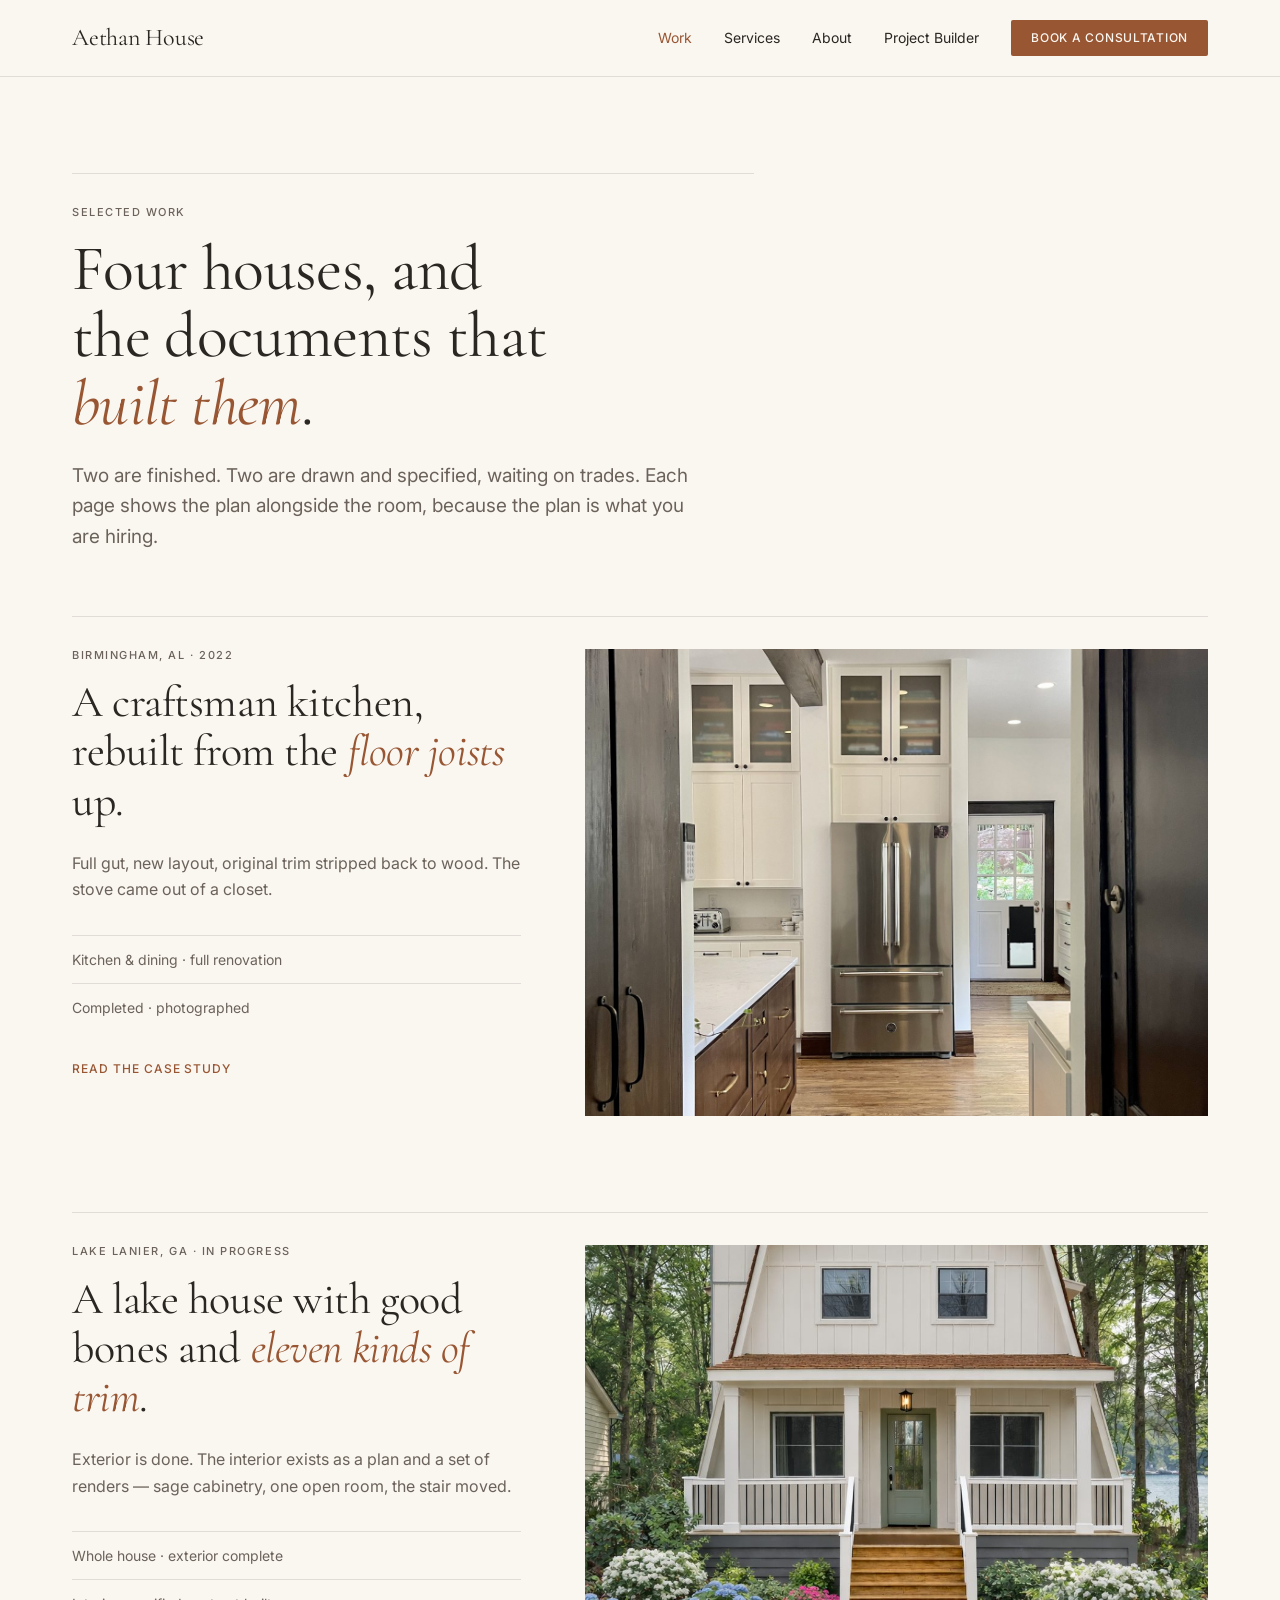
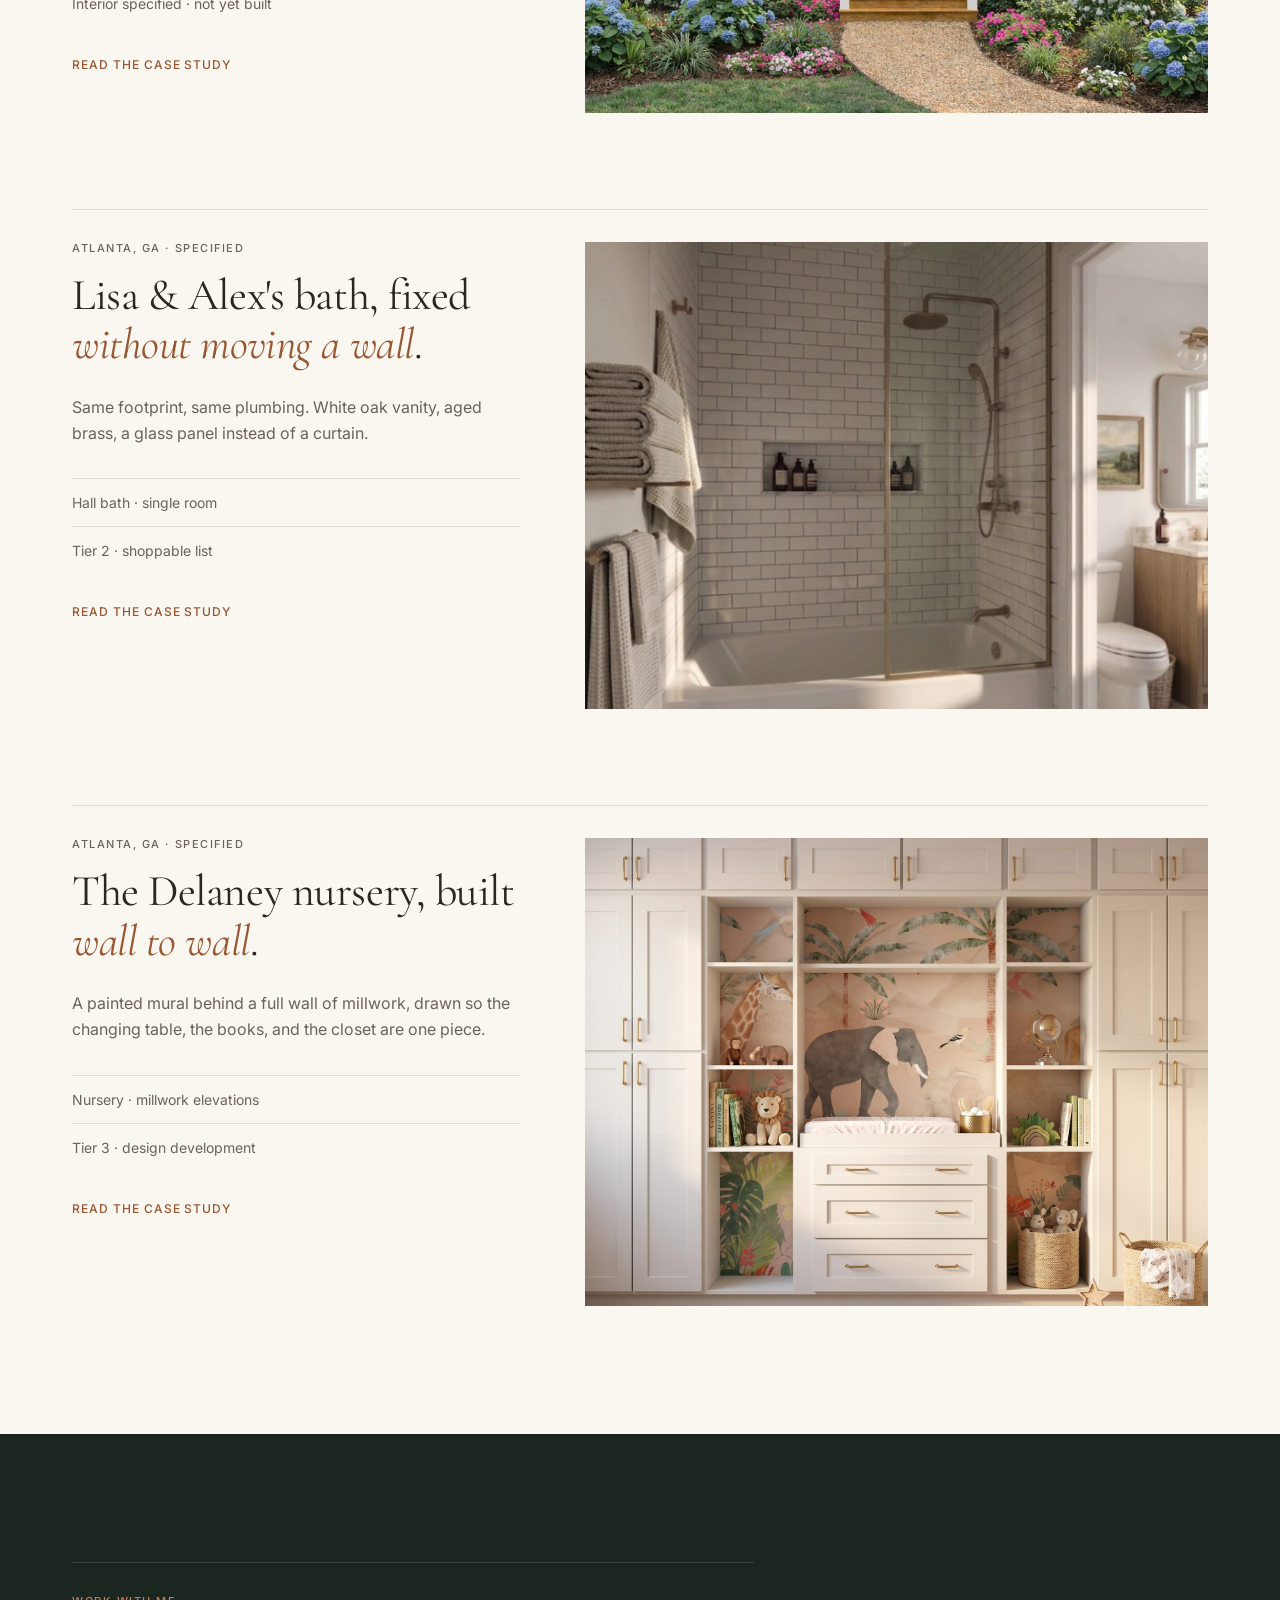
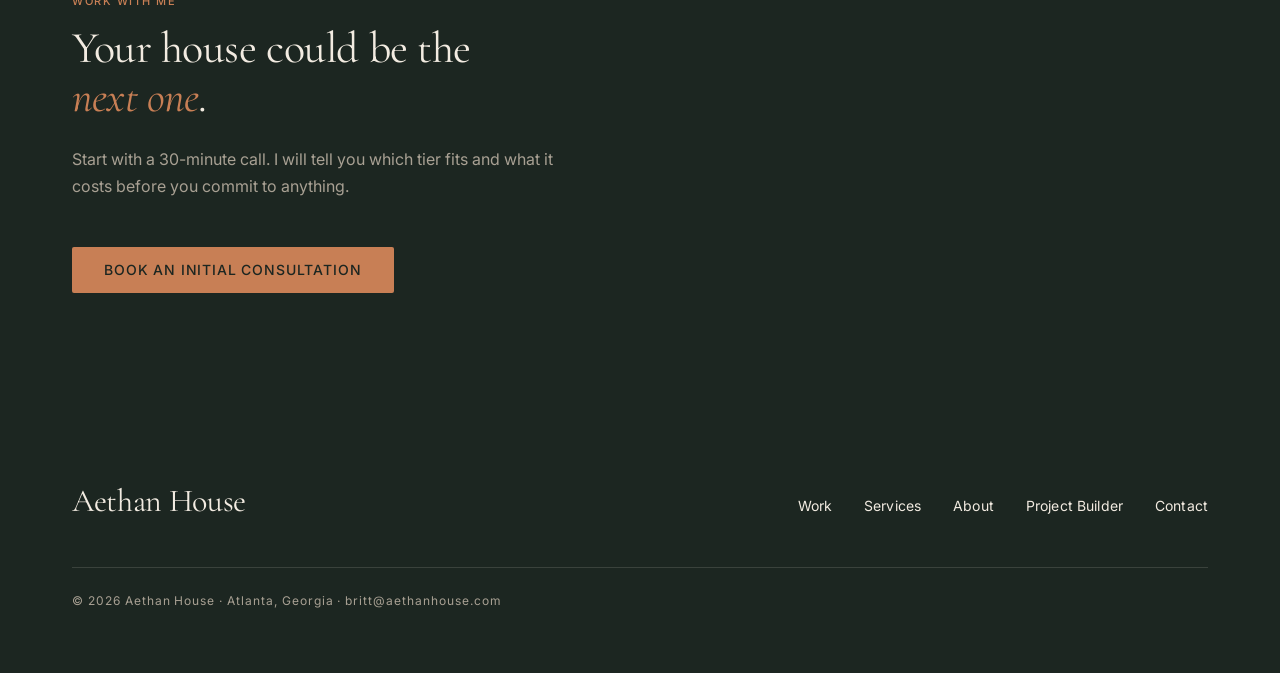
<file: projects.html>
<!DOCTYPE html>
<html lang="en">
<head>
<meta charset="utf-8">
<meta name="viewport" content="width=device-width, initial-scale=1">
<title>Work — Aethan House</title>
<link rel="stylesheet" href="assets/ds.css">
<link rel="stylesheet" href="assets/site.css">
<link href="https://fonts.googleapis.com/css2?family=Cormorant+Garamond:ital,wght@0,400;1,400&family=Inter:wght@400;500&display=swap" rel="stylesheet"><style>*{box-sizing:border-box}body{margin:0}img{display:block;max-width:100%}a{color:#985633}a:hover{color:#C87F55}.row:hover .rowtitle{color:#985633}</style>
</head>
<body>
<div style="background:#FAF6F0;color:#2A2622;font:400 16px/1.65 Inter,system-ui,sans-serif">
<nav style="position:sticky;top:0;z-index:10;background:rgba(250,246,240,.92);backdrop-filter:blur(12px);border-bottom:1px solid rgba(42,38,34,.12)">
<div style="max-width:1200px;margin:0 auto;padding:20px 32px;display:flex;align-items:center;gap:32px">
<a href="index.html" style="font:400 24px/1 'Cormorant Garamond',serif;letter-spacing:-.01em;color:#2A2622;text-decoration:none;white-space:nowrap">Aethan House</a>
<span style="flex:1"></span>
<a href="projects.html" style="font:400 14px/1 Inter,sans-serif;text-decoration:none;color:#985633">Work</a>
<a href="services.html" style="font:400 14px/1 Inter,sans-serif;text-decoration:none;color:#2A2622">Services</a>
<a href="about.html" style="font:400 14px/1 Inter,sans-serif;text-decoration:none;color:#2A2622">About</a>
<a href="project-builder.html" style="font:400 14px/1 Inter,sans-serif;text-decoration:none;color:#2A2622">Project Builder</a>
<a href="contact.html" style="background:#985633;color:#FAF6F0;padding:12px 20px;border-radius:2px;font:500 12px/1 Inter,sans-serif;letter-spacing:.06em;text-transform:uppercase;text-decoration:none">Book a Consultation</a>
</div>
</nav>
<header style="max-width:1200px;margin:0 auto;padding:96px 32px 64px">
<hr style="border:0;border-top:1px solid rgba(42,38,34,.12);width:60%;margin:0 0 32px">
<p style="font:500 11px/1.2 Inter,sans-serif;letter-spacing:.14em;text-transform:uppercase;color:#6B635B;margin:0 0 16px">Selected Work</p>
<h1 style="font:400 64px/1.05 'Cormorant Garamond',serif;letter-spacing:-.01em;margin:0;max-width:20ch;text-wrap:pretty">Four houses, and the documents that <em style="color:#985633">built them</em>.</h1>
<p style="font-size:19px;line-height:1.6;color:#6B635B;max-width:640px;margin:24px 0 0">Two are finished. Two are drawn and specified, waiting on trades. Each page shows the plan alongside the room, because the plan is what you are hiring.</p>
</header>
<section style="max-width:1200px;margin:0 auto;padding:0 32px 128px;display:grid;gap:96px">
<a class="row" href="project-birmingham.html" style="display:grid;grid-template-columns:.72fr 1fr;gap:64px;align-items:start;border-top:1px solid rgba(42,38,34,.12);padding-top:32px;text-decoration:none;color:inherit">
<div>
<p style="font:500 11px/1.2 Inter,sans-serif;letter-spacing:.14em;text-transform:uppercase;color:#6B635B;margin:0 0 16px">Birmingham, AL · 2022</p>
<h2 class="rowtitle" style="font:400 44px/1.12 'Cormorant Garamond',serif;letter-spacing:-.01em;margin:0;transition:color 150ms ease">A craftsman kitchen, rebuilt from the <em style="color:#985633">floor joists</em> up.</h2>
<p style="font-size:16px;line-height:1.65;color:#6B635B;margin:24px 0 0;max-width:50ch">Full gut, new layout, original trim stripped back to wood. The stove came out of a closet.</p>
<ul style="list-style:none;margin:32px 0 0;padding:0">
<li style="font-size:14px;padding:12px 0;border-top:1px solid rgba(42,38,34,.12);color:#6B635B">Kitchen &amp; dining · full renovation</li>
<li style="font-size:14px;padding:12px 0;border-top:1px solid rgba(42,38,34,.12);color:#6B635B">Completed · photographed</li>
</ul>
<span style="display:inline-block;margin-top:32px;font:500 12px/1 Inter,sans-serif;letter-spacing:.08em;text-transform:uppercase;color:#985633">Read the case study</span>
</div>
<img src="assets/projects/birmingham/after_full_kitchen.jpg" alt="Birmingham kitchen — finished view to the island, beam, and stainless range" style="width:100%;aspect-ratio:4/3;object-fit:cover;background:#E4D9C9">
</a>
<a class="row" href="project-lanier.html" style="display:grid;grid-template-columns:.72fr 1fr;gap:64px;align-items:start;border-top:1px solid rgba(42,38,34,.12);padding-top:32px;text-decoration:none;color:inherit">
<div>
<p style="font:500 11px/1.2 Inter,sans-serif;letter-spacing:.14em;text-transform:uppercase;color:#6B635B;margin:0 0 16px">Lake Lanier, GA · In progress</p>
<h2 class="rowtitle" style="font:400 44px/1.12 'Cormorant Garamond',serif;letter-spacing:-.01em;margin:0;transition:color 150ms ease">A lake house with good bones and <em style="color:#985633">eleven kinds of trim</em>.</h2>
<p style="font-size:16px;line-height:1.65;color:#6B635B;margin:24px 0 0;max-width:50ch">Exterior is done. The interior exists as a plan and a set of renders — sage cabinetry, one open room, the stair moved.</p>
<ul style="list-style:none;margin:32px 0 0;padding:0">
<li style="font-size:14px;padding:12px 0;border-top:1px solid rgba(42,38,34,.12);color:#6B635B">Whole house · exterior complete</li>
<li style="font-size:14px;padding:12px 0;border-top:1px solid rgba(42,38,34,.12);color:#6B635B">Interior specified · not yet built</li>
</ul>
<span style="display:inline-block;margin-top:32px;font:500 12px/1 Inter,sans-serif;letter-spacing:.08em;text-transform:uppercase;color:#985633">Read the case study</span>
</div>
<img src="assets/projects/lanier/after_exterior.jpg" alt="Lake Lanier house — finished exterior with gambrel roof, porch, and planted beds" style="width:100%;aspect-ratio:4/3;object-fit:cover;background:#E4D9C9">
</a>
<a class="row" href="project-bath.html" style="display:grid;grid-template-columns:.72fr 1fr;gap:64px;align-items:start;border-top:1px solid rgba(42,38,34,.12);padding-top:32px;text-decoration:none;color:inherit">
<div>
<p style="font:500 11px/1.2 Inter,sans-serif;letter-spacing:.14em;text-transform:uppercase;color:#6B635B;margin:0 0 16px">Atlanta, GA · Specified</p>
<h2 class="rowtitle" style="font:400 44px/1.12 'Cormorant Garamond',serif;letter-spacing:-.01em;margin:0;transition:color 150ms ease">Lisa &amp; Alex's bath, fixed <em style="color:#985633">without moving a wall</em>.</h2>
<p style="font-size:16px;line-height:1.65;color:#6B635B;margin:24px 0 0;max-width:50ch">Same footprint, same plumbing. White oak vanity, aged brass, a glass panel instead of a curtain.</p>
<ul style="list-style:none;margin:32px 0 0;padding:0">
<li style="font-size:14px;padding:12px 0;border-top:1px solid rgba(42,38,34,.12);color:#6B635B">Hall bath · single room</li>
<li style="font-size:14px;padding:12px 0;border-top:1px solid rgba(42,38,34,.12);color:#6B635B">Tier 2 · shoppable list</li>
</ul>
<span style="display:inline-block;margin-top:32px;font:500 12px/1 Inter,sans-serif;letter-spacing:.08em;text-transform:uppercase;color:#985633">Read the case study</span>
</div>
<img src="assets/projects/bathroom/after_shower.jpg" alt="Bath render — subway-tiled tub surround with brass shower fittings and a glass panel" style="width:100%;aspect-ratio:4/3;object-fit:cover;background:#E4D9C9">
</a>
<a class="row" href="project-nursery.html" style="display:grid;grid-template-columns:.72fr 1fr;gap:64px;align-items:start;border-top:1px solid rgba(42,38,34,.12);padding-top:32px;text-decoration:none;color:inherit">
<div>
<p style="font:500 11px/1.2 Inter,sans-serif;letter-spacing:.14em;text-transform:uppercase;color:#6B635B;margin:0 0 16px">Atlanta, GA · Specified</p>
<h2 class="rowtitle" style="font:400 44px/1.12 'Cormorant Garamond',serif;letter-spacing:-.01em;margin:0;transition:color 150ms ease">The Delaney nursery, built <em style="color:#985633">wall to wall</em>.</h2>
<p style="font-size:16px;line-height:1.65;color:#6B635B;margin:24px 0 0;max-width:50ch">A painted mural behind a full wall of millwork, drawn so the changing table, the books, and the closet are one piece.</p>
<ul style="list-style:none;margin:32px 0 0;padding:0">
<li style="font-size:14px;padding:12px 0;border-top:1px solid rgba(42,38,34,.12);color:#6B635B">Nursery · millwork elevations</li>
<li style="font-size:14px;padding:12px 0;border-top:1px solid rgba(42,38,34,.12);color:#6B635B">Tier 3 · design development</li>
</ul>
<span style="display:inline-block;margin-top:32px;font:500 12px/1 Inter,sans-serif;letter-spacing:.08em;text-transform:uppercase;color:#985633">Read the case study</span>
</div>
<img src="assets/projects/delaney/styled_built_in.jpg" alt="Nursery render — full wall of cream millwork framing a painted jungle mural" style="width:100%;aspect-ratio:4/3;object-fit:cover;background:#E4D9C9">
</a>
</section>
<section style="background:#1C2621;-webkit-font-smoothing:antialiased">
<div style="max-width:1200px;margin:0 auto;padding:128px 32px">
<hr style="border:0;border-top:1px solid rgba(242,235,225,.14);width:60%;margin:0 0 32px">
<p style="font:500 11px/1.2 Inter,sans-serif;letter-spacing:.14em;text-transform:uppercase;color:#C87F55;margin:0 0 16px">Work With Me</p>
<h2 style="font:400 44px/1.12 'Cormorant Garamond',serif;letter-spacing:-.01em;color:#F2EBE1;margin:0;max-width:20ch">Your house could be the <em style="color:#C87F55">next one</em>.</h2>
<p style="font-size:16px;line-height:1.65;color:#A8A093;max-width:520px;margin:24px 0 0">Start with a 30-minute call. I will tell you which tier fits and what it costs before you commit to anything.</p>
<a href="contact.html" style="display:inline-block;margin-top:48px;background:#C87F55;color:#1C2621;font:500 14px/1 Inter,sans-serif;letter-spacing:.06em;text-transform:uppercase;padding:16px 32px;border-radius:2px;text-decoration:none">Book an Initial Consultation</a>
</div>
</section>
<footer class="on-deep" style="background:var(--surface-deep);color:var(--text-inverse);-webkit-font-smoothing:antialiased">
<div style="max-width:var(--content-max);margin:0 auto;padding:var(--space-8) var(--gutter)">
<div style="display:flex;align-items:baseline;justify-content:space-between;gap:var(--space-4);flex-wrap:wrap">
<p style="font-family:var(--font-display);font-weight:var(--weight-regular);font-size:var(--display-m);line-height:1;letter-spacing:var(--track-display);color:var(--text-inverse);margin:0">Aethan House</p>
<ul style="list-style:none;display:flex;gap:var(--space-4);margin:0;padding:0;flex-wrap:wrap"><li><a href="projects.html" style="font-family:var(--font-ui);font-size:var(--body-s);letter-spacing:var(--track-ui);color:var(--text-inverse);text-decoration:none">Work</a></li><li><a href="services.html" style="font-family:var(--font-ui);font-size:var(--body-s);letter-spacing:var(--track-ui);color:var(--text-inverse);text-decoration:none">Services</a></li><li><a href="about.html" style="font-family:var(--font-ui);font-size:var(--body-s);letter-spacing:var(--track-ui);color:var(--text-inverse);text-decoration:none">About</a></li><li><a href="project-builder.html" style="font-family:var(--font-ui);font-size:var(--body-s);letter-spacing:var(--track-ui);color:var(--text-inverse);text-decoration:none">Project Builder</a></li><li><a href="contact.html" style="font-family:var(--font-ui);font-size:var(--body-s);letter-spacing:var(--track-ui);color:var(--text-inverse);text-decoration:none">Contact</a></li></ul>
</div>
<p style="font-family:var(--font-ui);font-size:var(--caption);line-height:var(--caption-lh);letter-spacing:.08em;color:var(--text-inverse-muted);margin:var(--space-6) 0 0;padding-top:var(--space-3);border-top:1px solid var(--rule-on-dark)">© 2026 Aethan House · Atlanta, Georgia · britt@aethanhouse.com</p>
</div>
</footer>
</div>
</body>
</html>
</file>
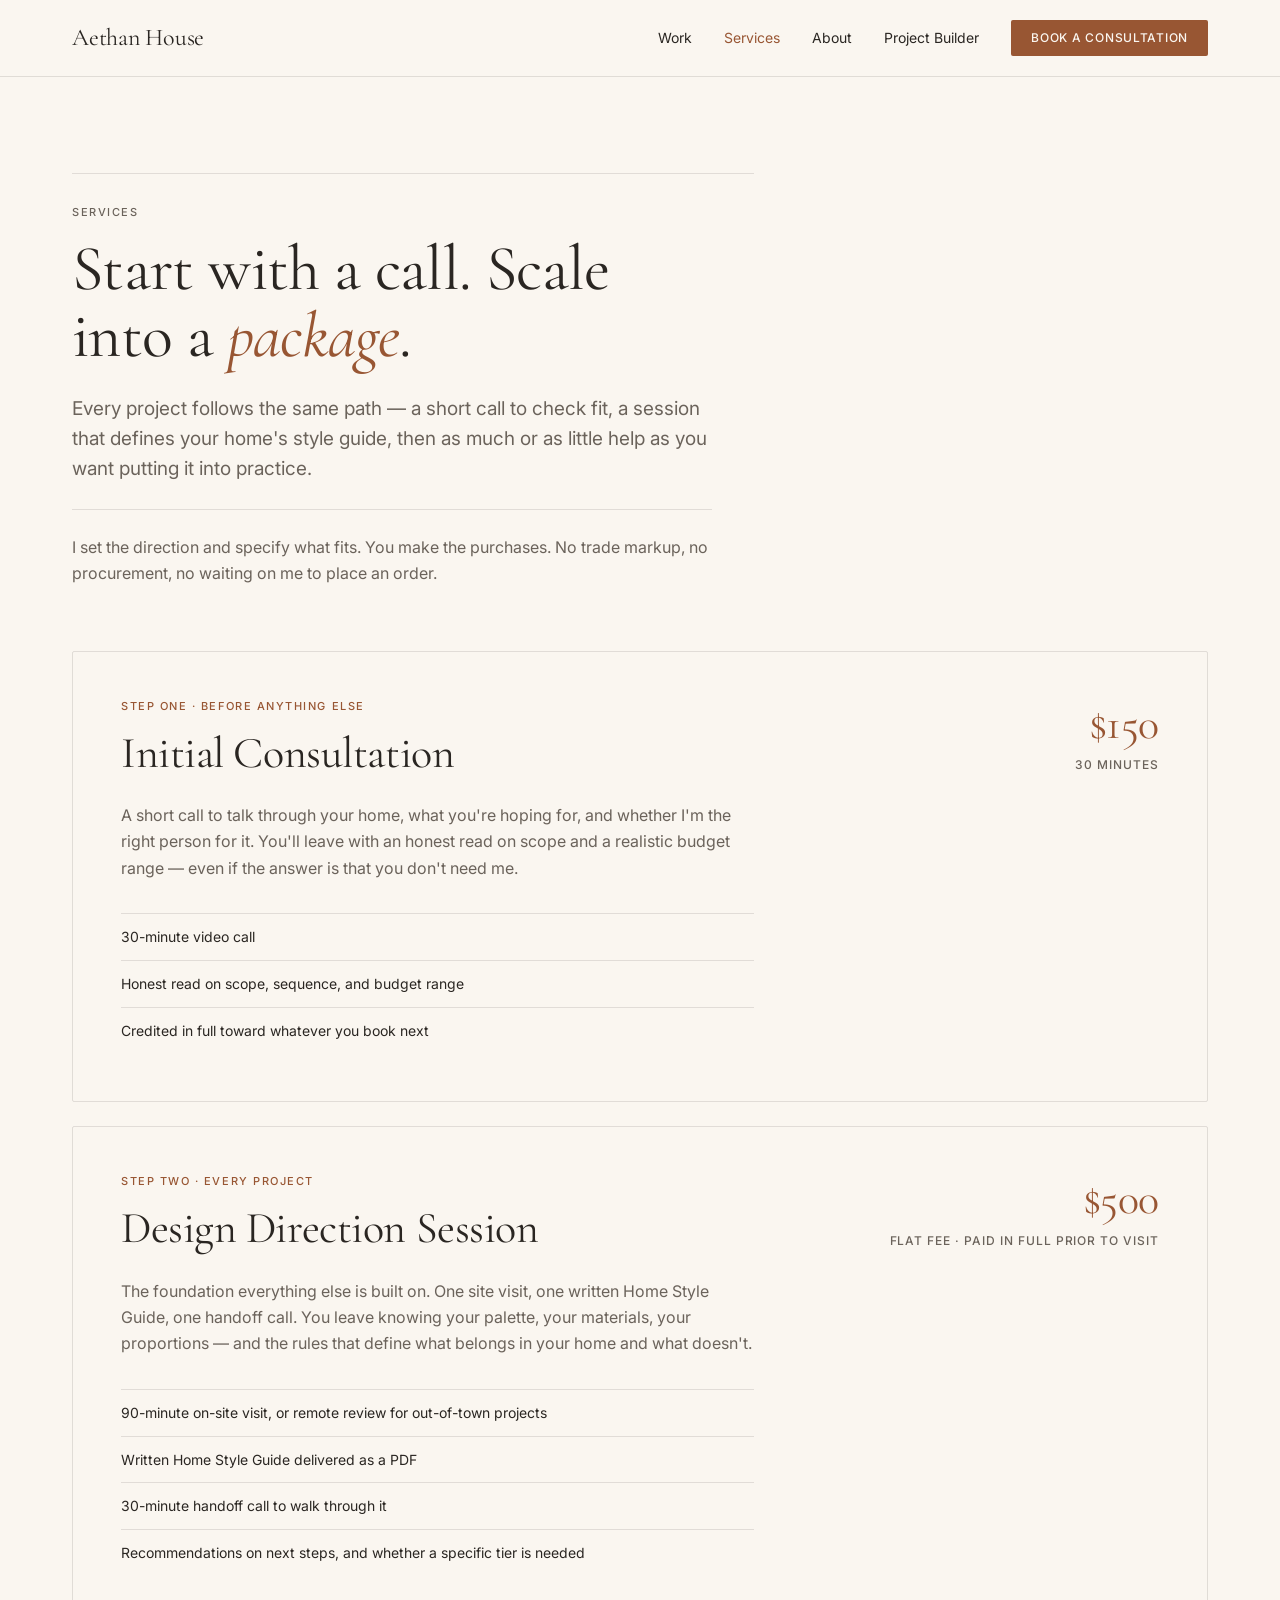
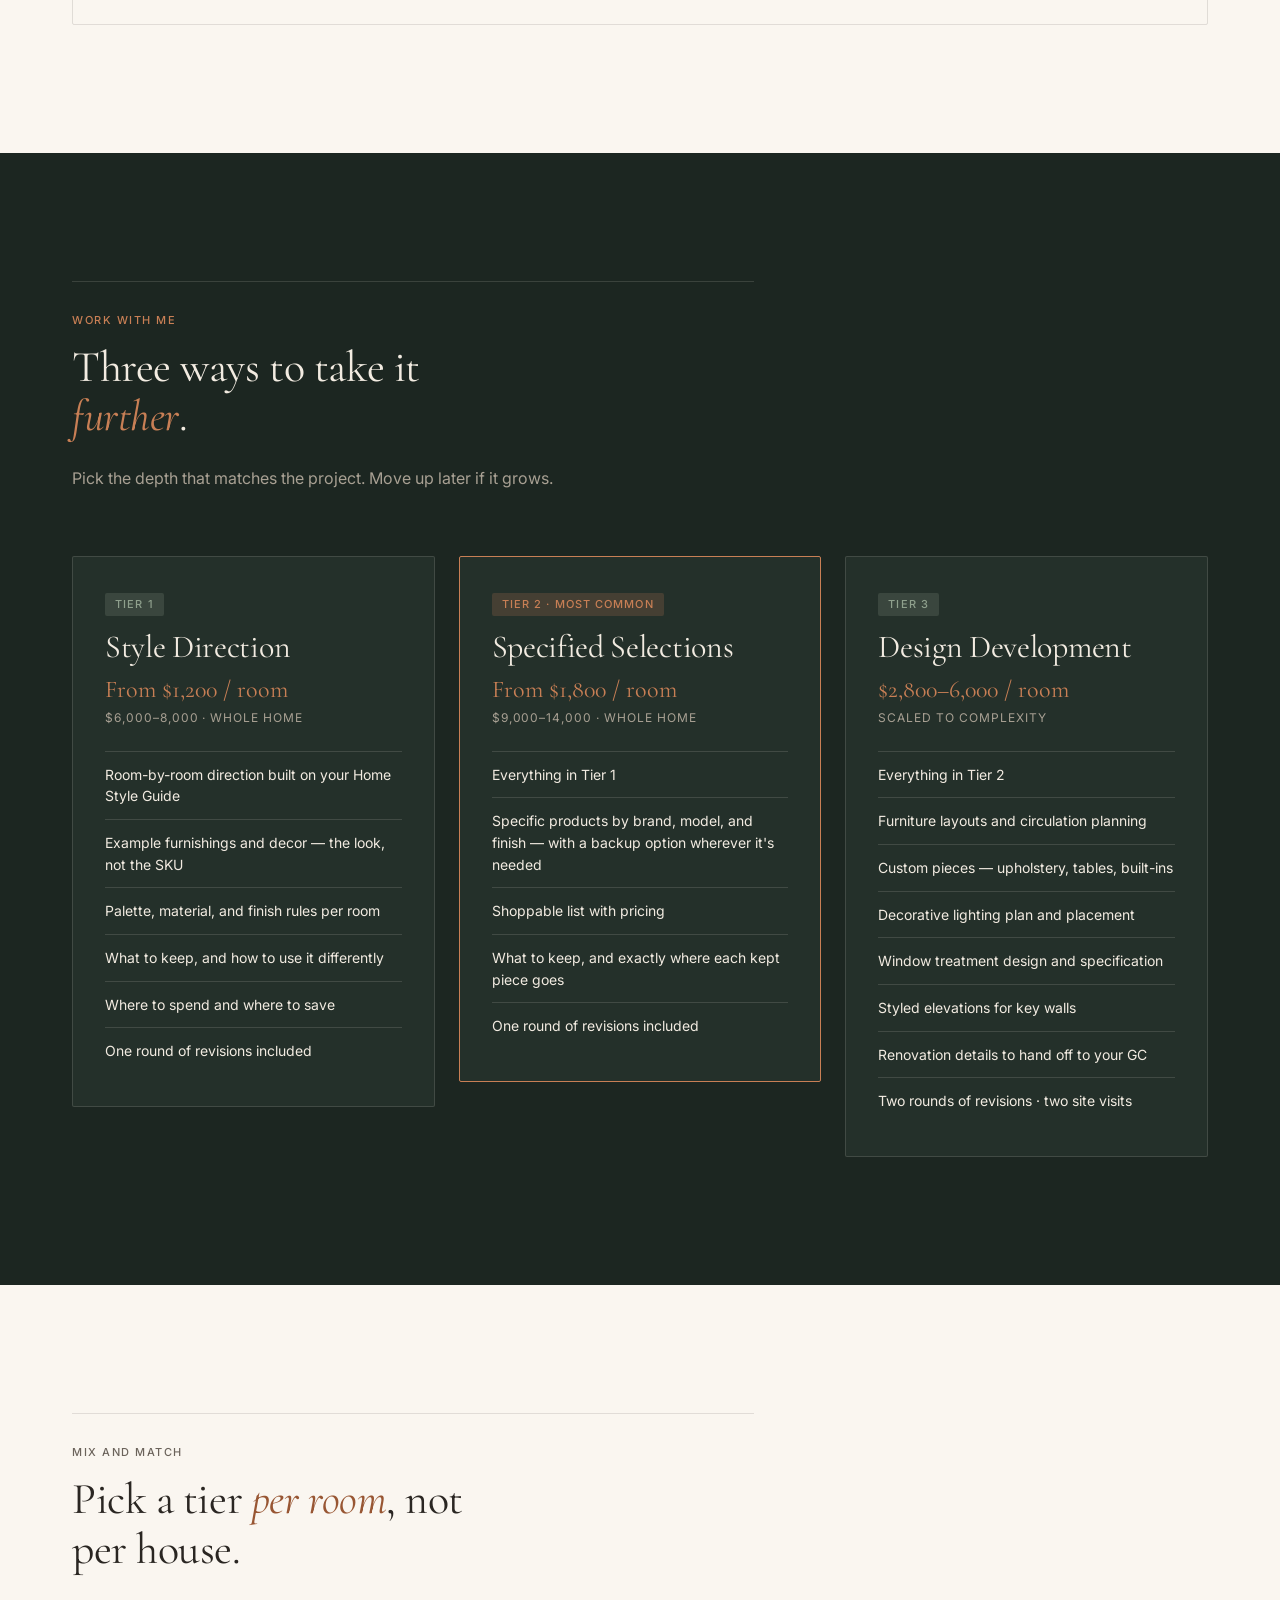
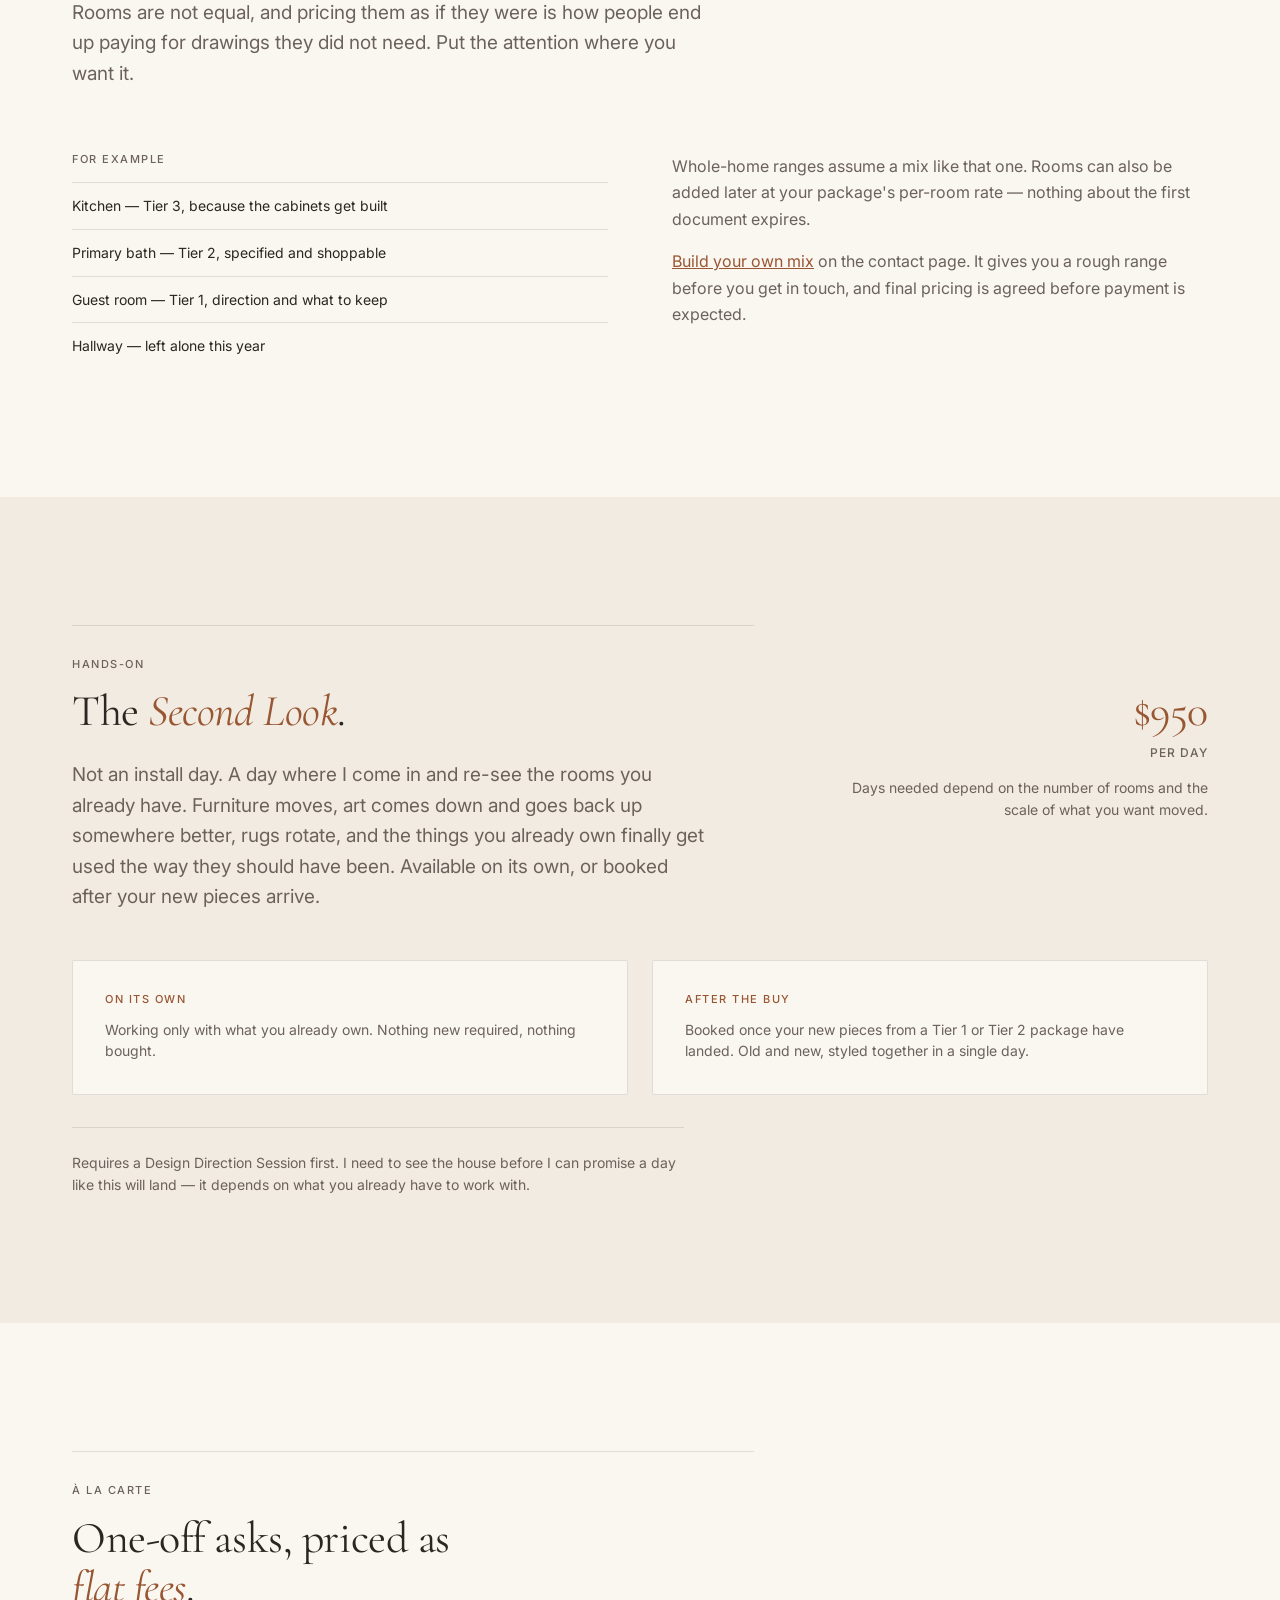
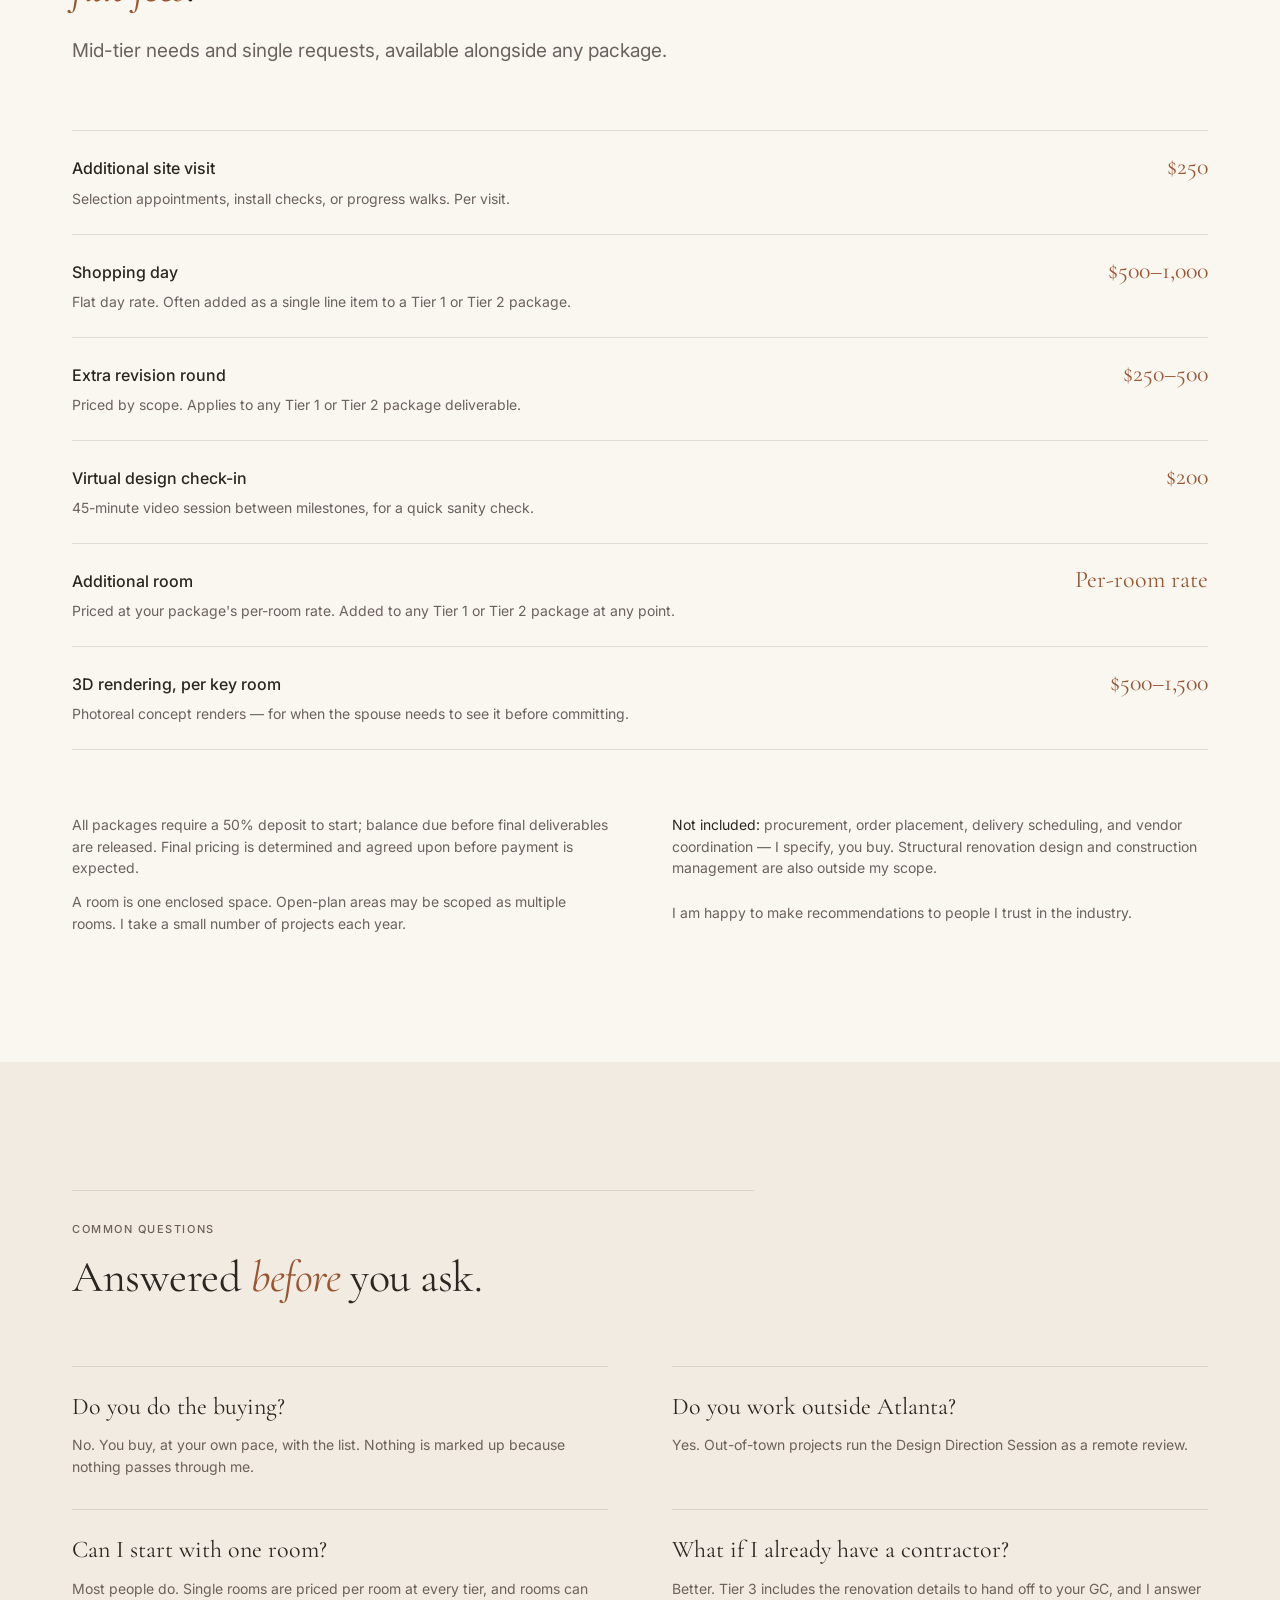
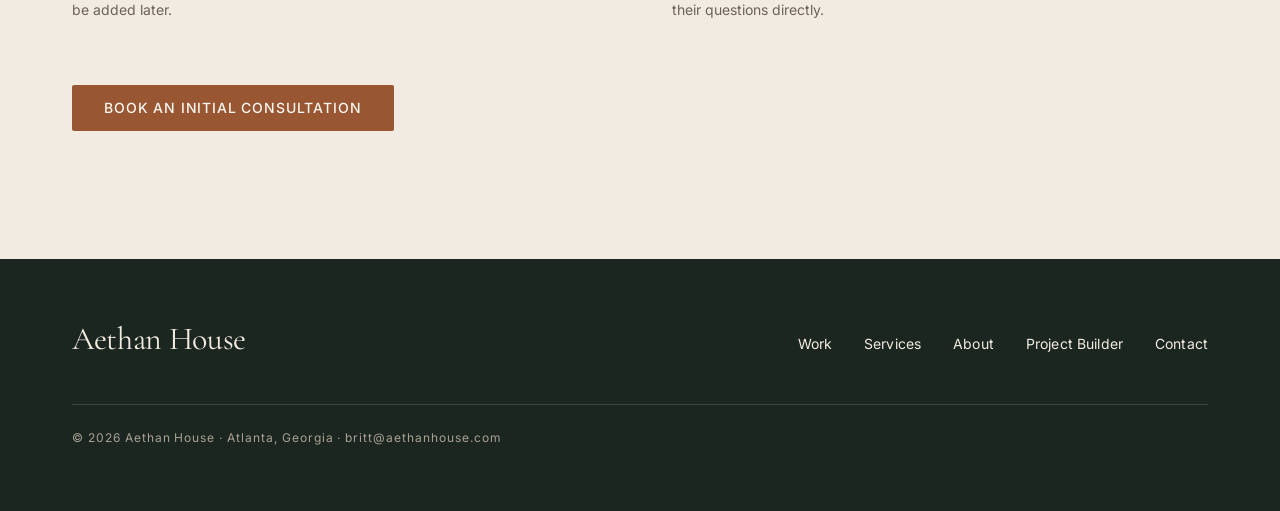
<file: services.html>
<!DOCTYPE html>
<html lang="en">
<head>
<meta charset="utf-8">
<meta name="viewport" content="width=device-width, initial-scale=1">
<title>Services — Aethan House</title>
<link rel="stylesheet" href="assets/ds.css">
<link rel="stylesheet" href="assets/site.css">
<link href="https://fonts.googleapis.com/css2?family=Cormorant+Garamond:ital,wght@0,400;1,400&family=Inter:wght@400;500&display=swap" rel="stylesheet"><style>*{box-sizing:border-box}body{margin:0}em{font-style:italic;color:#985633}a{color:#985633}a:hover{color:#C87F55}</style>
</head>
<body>
<div style="background:#FAF6F0;color:#2A2622;font:400 16px/1.65 Inter,system-ui,sans-serif">
<nav style="position:sticky;top:0;z-index:10;background:rgba(250,246,240,.92);backdrop-filter:blur(12px);border-bottom:1px solid rgba(42,38,34,.12)">
<div style="max-width:1200px;margin:0 auto;padding:20px 32px;display:flex;align-items:center;gap:32px">
<a href="index.html" style="font:400 24px/1 'Cormorant Garamond',serif;letter-spacing:-.01em;color:#2A2622;text-decoration:none;white-space:nowrap">Aethan House</a>
<span style="flex:1"></span>
<a href="projects.html" style="font:400 14px/1 Inter,sans-serif;text-decoration:none;color:#2A2622">Work</a>
<a href="services.html" style="font:400 14px/1 Inter,sans-serif;text-decoration:none;color:#985633">Services</a>
<a href="about.html" style="font:400 14px/1 Inter,sans-serif;text-decoration:none;color:#2A2622">About</a>
<a href="project-builder.html" style="font:400 14px/1 Inter,sans-serif;text-decoration:none;color:#2A2622">Project Builder</a>
<a href="contact.html" style="background:#985633;color:#FAF6F0;padding:12px 20px;border-radius:2px;font:500 12px/1 Inter,sans-serif;letter-spacing:.06em;text-transform:uppercase;text-decoration:none">Book a Consultation</a>
</div>
</nav>
<header style="max-width:1200px;margin:0 auto;padding:96px 32px 64px">
<hr style="border:0;border-top:1px solid rgba(42,38,34,.12);width:60%;margin:0 0 32px">
<p style="font:500 11px/1.2 Inter,sans-serif;letter-spacing:.14em;text-transform:uppercase;color:#6B635B;margin:0 0 16px">Services</p>
<h1 style="font:400 64px/1.05 'Cormorant Garamond',serif;letter-spacing:-.01em;margin:0;max-width:20ch;text-wrap:pretty">Start with a call. Scale into a <em>package</em>.</h1>
<p style="font-size:19px;line-height:1.6;color:#6B635B;max-width:640px;margin:24px 0 0">Every project follows the same path — a short call to check fit, a session that defines your home's style guide, then as much or as little help as you want putting it into practice.</p>
<p style="font-size:16px;line-height:1.65;color:#6B635B;max-width:640px;margin:24px 0 0;padding-top:24px;border-top:1px solid rgba(42,38,34,.12)">I set the direction and specify what fits. You make the purchases. No trade markup, no procurement, no waiting on me to place an order.</p>
</header>
<section style="max-width:1200px;margin:0 auto;padding:0 32px 128px;display:grid;gap:24px">
<div style="border:1px solid rgba(42,38,34,.12);border-radius:2px;padding:48px;display:grid;grid-template-columns:1.3fr .7fr;gap:64px;align-items:start">
<div>
<p style="font:500 11px/1.2 Inter,sans-serif;letter-spacing:.14em;text-transform:uppercase;color:#985633;margin:0 0 16px">Step One · Before Anything Else</p>
<h2 style="font:400 44px/1.12 'Cormorant Garamond',serif;letter-spacing:-.01em;margin:0">Initial Consultation</h2>
<p style="font-size:16px;line-height:1.65;color:#6B635B;max-width:68ch;margin:24px 0 0">A short call to talk through your home, what you're hoping for, and whether I'm the right person for it. You'll leave with an honest read on scope and a realistic budget range — even if the answer is that you don't need me.</p>
<ul style="list-style:none;margin:32px 0 0;padding:0">
<li style="font-size:14px;line-height:1.55;padding:12px 0;border-top:1px solid rgba(42,38,34,.12)">30-minute video call</li>
<li style="font-size:14px;line-height:1.55;padding:12px 0;border-top:1px solid rgba(42,38,34,.12)">Honest read on scope, sequence, and budget range</li>
<li style="font-size:14px;line-height:1.55;padding:12px 0;border-top:1px solid rgba(42,38,34,.12)">Credited in full toward whatever you book next</li>
</ul>
</div>
<div style="text-align:right">
<p style="font:400 44px/1.1 'Cormorant Garamond',serif;letter-spacing:-.01em;font-variant-numeric:oldstyle-nums;color:#985633;margin:0">$150</p>
<p style="font:500 12px/1.45 Inter,sans-serif;letter-spacing:.08em;text-transform:uppercase;color:#6B635B;margin:8px 0 0">30 minutes</p>
</div>
</div>
<div style="border:1px solid rgba(42,38,34,.12);border-radius:2px;padding:48px;display:grid;grid-template-columns:1.3fr .7fr;gap:64px;align-items:start">
<div>
<p style="font:500 11px/1.2 Inter,sans-serif;letter-spacing:.14em;text-transform:uppercase;color:#985633;margin:0 0 16px">Step Two · Every Project</p>
<h2 style="font:400 44px/1.12 'Cormorant Garamond',serif;letter-spacing:-.01em;margin:0">Design Direction Session</h2>
<p style="font-size:16px;line-height:1.65;color:#6B635B;max-width:68ch;margin:24px 0 0">The foundation everything else is built on. One site visit, one written Home Style Guide, one handoff call. You leave knowing your palette, your materials, your proportions — and the rules that define what belongs in your home and what doesn't.</p>
<ul style="list-style:none;margin:32px 0 0;padding:0">
<li style="font-size:14px;line-height:1.55;padding:12px 0;border-top:1px solid rgba(42,38,34,.12)">90-minute on-site visit, or remote review for out-of-town projects</li>
<li style="font-size:14px;line-height:1.55;padding:12px 0;border-top:1px solid rgba(42,38,34,.12)">Written Home Style Guide delivered as a PDF</li>
<li style="font-size:14px;line-height:1.55;padding:12px 0;border-top:1px solid rgba(42,38,34,.12)">30-minute handoff call to walk through it</li>
<li style="font-size:14px;line-height:1.55;padding:12px 0;border-top:1px solid rgba(42,38,34,.12)">Recommendations on next steps, and whether a specific tier is needed</li>
</ul>
</div>
<div style="text-align:right">
<p style="font:400 44px/1.1 'Cormorant Garamond',serif;letter-spacing:-.01em;font-variant-numeric:oldstyle-nums;color:#985633;margin:0">$500</p>
<p style="font:500 12px/1.45 Inter,sans-serif;letter-spacing:.08em;text-transform:uppercase;color:#6B635B;margin:8px 0 0">Flat fee · paid in full prior to visit</p>
</div>
</div>
</section>
<section style="background:#1C2621;-webkit-font-smoothing:antialiased">
<div style="max-width:1200px;margin:0 auto;padding:128px 32px">
<hr style="border:0;border-top:1px solid rgba(242,235,225,.14);width:60%;margin:0 0 32px">
<p style="font:500 11px/1.2 Inter,sans-serif;letter-spacing:.14em;text-transform:uppercase;color:#C87F55;margin:0 0 16px">Work With Me</p>
<h2 style="font:400 44px/1.12 'Cormorant Garamond',serif;letter-spacing:-.01em;color:#F2EBE1;margin:0;max-width:18ch">Three ways to take it <em style="color:#C87F55">further</em>.</h2>
<p style="font-size:16px;line-height:1.65;color:#A8A093;max-width:520px;margin:24px 0 0">Pick the depth that matches the project. Move up later if it grows.</p>
<div style="display:grid;grid-template-columns:repeat(3,1fr);gap:24px;margin-top:64px;align-items:start">
<article style="background:var(--surface-deep-raised);border-radius:var(--radius);border:var(--border-hairline) solid var(--rule-on-dark);padding:var(--card-padding);color:var(--text-inverse);-webkit-font-smoothing:antialiased;display:flex;flex-direction:column"><div style="margin-bottom:var(--space-1-5)"><span style="display:inline-block;font-family:var(--font-ui);font-weight:var(--weight-medium);font-size:var(--eyebrow);line-height:1;letter-spacing:var(--track-chip);text-transform:uppercase;padding:6px 10px;border-radius:var(--radius);background:var(--chip-fill);color:var(--secondary)">Tier 1</span></div><h3 style="font-family:var(--font-display);font-weight:var(--weight-regular);font-size:var(--display-m);line-height:var(--display-m-lh);letter-spacing:var(--track-display);margin:0 0 var(--space-1)">Style Direction</h3><div><div style="font-family:var(--font-display);font-weight:var(--weight-regular);font-size:var(--display-s);line-height:var(--display-s-lh);font-variant-numeric:oldstyle-nums;color:var(--accent)">From $1,200 / room</div><div style="font-family:var(--font-ui);font-size:var(--caption);line-height:var(--caption-lh);letter-spacing:.08em;text-transform:uppercase;margin-top:var(--space-half);color:var(--text-inverse-muted)">$6,000–8,000 · whole home</div></div><ul style="list-style:none;margin:20px 0 0;margin-top:var(--space-3);padding:0"><li style="font-family:var(--font-ui);font-size:var(--body-s);line-height:var(--body-s-lh);padding:var(--space-1-5) 0;border-top:var(--border-hairline) solid var(--rule-on-dark);color:var(--text-inverse)">Room-by-room direction built on your Home Style Guide</li><li style="font-family:var(--font-ui);font-size:var(--body-s);line-height:var(--body-s-lh);padding:var(--space-1-5) 0;border-top:var(--border-hairline) solid var(--rule-on-dark);color:var(--text-inverse)">Example furnishings and decor — the look, not the SKU</li><li style="font-family:var(--font-ui);font-size:var(--body-s);line-height:var(--body-s-lh);padding:var(--space-1-5) 0;border-top:var(--border-hairline) solid var(--rule-on-dark);color:var(--text-inverse)">Palette, material, and finish rules per room</li><li style="font-family:var(--font-ui);font-size:var(--body-s);line-height:var(--body-s-lh);padding:var(--space-1-5) 0;border-top:var(--border-hairline) solid var(--rule-on-dark);color:var(--text-inverse)">What to keep, and how to use it differently</li><li style="font-family:var(--font-ui);font-size:var(--body-s);line-height:var(--body-s-lh);padding:var(--space-1-5) 0;border-top:var(--border-hairline) solid var(--rule-on-dark);color:var(--text-inverse)">Where to spend and where to save</li><li style="font-family:var(--font-ui);font-size:var(--body-s);line-height:var(--body-s-lh);padding:var(--space-1-5) 0;border-top:var(--border-hairline) solid var(--rule-on-dark);color:var(--text-inverse)">One round of revisions included</li></ul></article>
<article style="background:var(--surface-deep-raised);border-radius:var(--radius);border:var(--border-hairline) solid var(--accent);padding:var(--card-padding);color:var(--text-inverse);-webkit-font-smoothing:antialiased;display:flex;flex-direction:column"><div style="margin-bottom:var(--space-1-5)"><span style="display:inline-block;font-family:var(--font-ui);font-weight:var(--weight-medium);font-size:var(--eyebrow);line-height:1;letter-spacing:var(--track-chip);text-transform:uppercase;padding:6px 10px;border-radius:var(--radius);background:rgba(200,127,85,.2);color:var(--accent)">Tier 2 · Most Common</span></div><h3 style="font-family:var(--font-display);font-weight:var(--weight-regular);font-size:var(--display-m);line-height:var(--display-m-lh);letter-spacing:var(--track-display);margin:0 0 var(--space-1)">Specified Selections</h3><div><div style="font-family:var(--font-display);font-weight:var(--weight-regular);font-size:var(--display-s);line-height:var(--display-s-lh);font-variant-numeric:oldstyle-nums;color:var(--accent)">From $1,800 / room</div><div style="font-family:var(--font-ui);font-size:var(--caption);line-height:var(--caption-lh);letter-spacing:.08em;text-transform:uppercase;margin-top:var(--space-half);color:var(--text-inverse-muted)">$9,000–14,000 · whole home</div></div><ul style="list-style:none;margin:20px 0 0;margin-top:var(--space-3);padding:0"><li style="font-family:var(--font-ui);font-size:var(--body-s);line-height:var(--body-s-lh);padding:var(--space-1-5) 0;border-top:var(--border-hairline) solid var(--rule-on-dark);color:var(--text-inverse)">Everything in Tier 1</li><li style="font-family:var(--font-ui);font-size:var(--body-s);line-height:var(--body-s-lh);padding:var(--space-1-5) 0;border-top:var(--border-hairline) solid var(--rule-on-dark);color:var(--text-inverse)">Specific products by brand, model, and finish — with a backup option wherever it's needed</li><li style="font-family:var(--font-ui);font-size:var(--body-s);line-height:var(--body-s-lh);padding:var(--space-1-5) 0;border-top:var(--border-hairline) solid var(--rule-on-dark);color:var(--text-inverse)">Shoppable list with pricing</li><li style="font-family:var(--font-ui);font-size:var(--body-s);line-height:var(--body-s-lh);padding:var(--space-1-5) 0;border-top:var(--border-hairline) solid var(--rule-on-dark);color:var(--text-inverse)">What to keep, and exactly where each kept piece goes</li><li style="font-family:var(--font-ui);font-size:var(--body-s);line-height:var(--body-s-lh);padding:var(--space-1-5) 0;border-top:var(--border-hairline) solid var(--rule-on-dark);color:var(--text-inverse)">One round of revisions included</li></ul></article>
<article style="background:var(--surface-deep-raised);border-radius:var(--radius);border:var(--border-hairline) solid var(--rule-on-dark);padding:var(--card-padding);color:var(--text-inverse);-webkit-font-smoothing:antialiased;display:flex;flex-direction:column"><div style="margin-bottom:var(--space-1-5)"><span style="display:inline-block;font-family:var(--font-ui);font-weight:var(--weight-medium);font-size:var(--eyebrow);line-height:1;letter-spacing:var(--track-chip);text-transform:uppercase;padding:6px 10px;border-radius:var(--radius);background:var(--chip-fill);color:var(--secondary)">Tier 3</span></div><h3 style="font-family:var(--font-display);font-weight:var(--weight-regular);font-size:var(--display-m);line-height:var(--display-m-lh);letter-spacing:var(--track-display);margin:0 0 var(--space-1)">Design Development</h3><div><div style="font-family:var(--font-display);font-weight:var(--weight-regular);font-size:var(--display-s);line-height:var(--display-s-lh);font-variant-numeric:oldstyle-nums;color:var(--accent)">$2,800–6,000 / room</div><div style="font-family:var(--font-ui);font-size:var(--caption);line-height:var(--caption-lh);letter-spacing:.08em;text-transform:uppercase;margin-top:var(--space-half);color:var(--text-inverse-muted)">Scaled to complexity</div></div><ul style="list-style:none;margin:20px 0 0;margin-top:var(--space-3);padding:0"><li style="font-family:var(--font-ui);font-size:var(--body-s);line-height:var(--body-s-lh);padding:var(--space-1-5) 0;border-top:var(--border-hairline) solid var(--rule-on-dark);color:var(--text-inverse)">Everything in Tier 2</li><li style="font-family:var(--font-ui);font-size:var(--body-s);line-height:var(--body-s-lh);padding:var(--space-1-5) 0;border-top:var(--border-hairline) solid var(--rule-on-dark);color:var(--text-inverse)">Furniture layouts and circulation planning</li><li style="font-family:var(--font-ui);font-size:var(--body-s);line-height:var(--body-s-lh);padding:var(--space-1-5) 0;border-top:var(--border-hairline) solid var(--rule-on-dark);color:var(--text-inverse)">Custom pieces — upholstery, tables, built-ins</li><li style="font-family:var(--font-ui);font-size:var(--body-s);line-height:var(--body-s-lh);padding:var(--space-1-5) 0;border-top:var(--border-hairline) solid var(--rule-on-dark);color:var(--text-inverse)">Decorative lighting plan and placement</li><li style="font-family:var(--font-ui);font-size:var(--body-s);line-height:var(--body-s-lh);padding:var(--space-1-5) 0;border-top:var(--border-hairline) solid var(--rule-on-dark);color:var(--text-inverse)">Window treatment design and specification</li><li style="font-family:var(--font-ui);font-size:var(--body-s);line-height:var(--body-s-lh);padding:var(--space-1-5) 0;border-top:var(--border-hairline) solid var(--rule-on-dark);color:var(--text-inverse)">Styled elevations for key walls</li><li style="font-family:var(--font-ui);font-size:var(--body-s);line-height:var(--body-s-lh);padding:var(--space-1-5) 0;border-top:var(--border-hairline) solid var(--rule-on-dark);color:var(--text-inverse)">Renovation details to hand off to your GC</li><li style="font-family:var(--font-ui);font-size:var(--body-s);line-height:var(--body-s-lh);padding:var(--space-1-5) 0;border-top:var(--border-hairline) solid var(--rule-on-dark);color:var(--text-inverse)">Two rounds of revisions · two site visits</li></ul></article>
</div>

</div>
</section>
<section>
<div style="max-width:1200px;margin:0 auto;padding:128px 32px">
<hr style="border:0;border-top:1px solid rgba(42,38,34,.12);width:60%;margin:0 0 32px">
<p style="font:500 11px/1.2 Inter,sans-serif;letter-spacing:.14em;text-transform:uppercase;color:#6B635B;margin:0 0 16px">Mix And Match</p>
<h2 style="font:400 44px/1.12 'Cormorant Garamond',serif;letter-spacing:-.01em;margin:0;max-width:20ch">Pick a tier <em>per room</em>, not per house.</h2>
<p style="font-size:19px;line-height:1.6;color:#6B635B;max-width:640px;margin:24px 0 0">Rooms are not equal, and pricing them as if they were is how people end up paying for drawings they did not need. Put the attention where you want it.</p>
<div style="display:grid;grid-template-columns:1fr 1fr;gap:64px;margin-top:64px;align-items:start">
<div>
<p style="font:500 11px/1.2 Inter,sans-serif;letter-spacing:.14em;text-transform:uppercase;color:#6B635B;margin:0 0 16px">For example</p>
<ul style="list-style:none;margin:0;padding:0">
<li style="font-size:14px;line-height:1.55;padding:12px 0;border-top:1px solid rgba(42,38,34,.12)">Kitchen — Tier 3, because the cabinets get built</li>
<li style="font-size:14px;line-height:1.55;padding:12px 0;border-top:1px solid rgba(42,38,34,.12)">Primary bath — Tier 2, specified and shoppable</li>
<li style="font-size:14px;line-height:1.55;padding:12px 0;border-top:1px solid rgba(42,38,34,.12)">Guest room — Tier 1, direction and what to keep</li>
<li style="font-size:14px;line-height:1.55;padding:12px 0;border-top:1px solid rgba(42,38,34,.12)">Hallway — left alone this year</li>
</ul>
</div>
<div style="font-size:16px;line-height:1.65;color:#6B635B;display:grid;gap:16px;max-width:68ch">
<p style="margin:0">Whole-home ranges assume a mix like that one. Rooms can also be added later at your package's per-room rate — nothing about the first document expires.</p>
<p style="margin:0"><a href="contact.html">Build your own mix</a> on the contact page. It gives you a rough range before you get in touch, and final pricing is agreed before payment is expected.</p>
</div>
</div>
</div>
</section>
<section style="background:#F2EBE1">
<div style="max-width:1200px;margin:0 auto;padding:128px 32px">
<hr style="border:0;border-top:1px solid rgba(42,38,34,.12);width:60%;margin:0 0 32px">
<p style="font:500 11px/1.2 Inter,sans-serif;letter-spacing:.14em;text-transform:uppercase;color:#6B635B;margin:0 0 16px">Hands-On</p>
<div style="display:grid;grid-template-columns:1.3fr .7fr;gap:64px;align-items:start">
<div>
<h2 style="font:400 44px/1.12 'Cormorant Garamond',serif;letter-spacing:-.01em;margin:0;max-width:20ch">The <em>Second Look</em>.</h2>
<p style="font-size:19px;line-height:1.6;color:#6B635B;max-width:640px;margin:24px 0 0">Not an install day. A day where I come in and re-see the rooms you already have. Furniture moves, art comes down and goes back up somewhere better, rugs rotate, and the things you already own finally get used the way they should have been. Available on its own, or booked after your new pieces arrive.</p>
</div>
<div style="text-align:right">
<p style="font:400 44px/1.1 'Cormorant Garamond',serif;letter-spacing:-.01em;font-variant-numeric:oldstyle-nums;color:#985633;margin:0">$950</p>
<p style="font:500 12px/1.45 Inter,sans-serif;letter-spacing:.08em;text-transform:uppercase;color:#6B635B;margin:8px 0 0">Per day</p>
<p style="font-size:14px;line-height:1.55;color:#6B635B;margin:16px 0 0">Days needed depend on the number of rooms and the scale of what you want moved.</p>
</div>
</div>
<div style="display:grid;grid-template-columns:1fr 1fr;gap:24px;margin-top:48px">
<div style="border:1px solid rgba(42,38,34,.12);border-radius:2px;padding:32px;background:#FAF6F0">
<p style="font:500 11px/1.2 Inter,sans-serif;letter-spacing:.14em;text-transform:uppercase;color:#985633;margin:0 0 12px">On Its Own</p>
<p style="font-size:14px;line-height:1.55;color:#6B635B;margin:0">Working only with what you already own. Nothing new required, nothing bought.</p>
</div>
<div style="border:1px solid rgba(42,38,34,.12);border-radius:2px;padding:32px;background:#FAF6F0">
<p style="font:500 11px/1.2 Inter,sans-serif;letter-spacing:.14em;text-transform:uppercase;color:#985633;margin:0 0 12px">After The Buy</p>
<p style="font-size:14px;line-height:1.55;color:#6B635B;margin:0">Booked once your new pieces from a Tier 1 or Tier 2 package have landed. Old and new, styled together in a single day.</p>
</div>
</div>
<p style="font-size:14px;line-height:1.55;color:#6B635B;margin:32px 0 0;padding-top:24px;border-top:1px solid rgba(42,38,34,.12);max-width:68ch">Requires a Design Direction Session first. I need to see the house before I can promise a day like this will land — it depends on what you already have to work with.</p>
</div>
</section>
<section>
<div style="max-width:1200px;margin:0 auto;padding:128px 32px">
<hr style="border:0;border-top:1px solid rgba(42,38,34,.12);width:60%;margin:0 0 32px">
<p style="font:500 11px/1.2 Inter,sans-serif;letter-spacing:.14em;text-transform:uppercase;color:#6B635B;margin:0 0 16px">À La Carte</p>
<h2 style="font:400 44px/1.12 'Cormorant Garamond',serif;letter-spacing:-.01em;margin:0;max-width:20ch">One-off asks, priced as <em>flat fees</em>.</h2>
<p style="font-size:19px;line-height:1.6;color:#6B635B;max-width:640px;margin:24px 0 0">Mid-tier needs and single requests, available alongside any package.</p>
<div style="margin-top:64px">
<div style="display:grid;grid-template-columns:1fr auto;gap:24px;align-items:baseline;padding:24px 0;border-top:1px solid rgba(42,38,34,.12)">
<div>
<h3 style="font:500 16px/1.4 Inter,sans-serif;margin:0 0 8px">Additional site visit</h3>
<p style="font-size:14px;line-height:1.55;color:#6B635B;margin:0">Selection appointments, install checks, or progress walks. Per visit.</p>
</div>
<p style="font:400 24px/1 'Cormorant Garamond',serif;font-variant-numeric:oldstyle-nums;color:#985633;margin:0;white-space:nowrap">$250</p>
</div>
<div style="display:grid;grid-template-columns:1fr auto;gap:24px;align-items:baseline;padding:24px 0;border-top:1px solid rgba(42,38,34,.12)">
<div>
<h3 style="font:500 16px/1.4 Inter,sans-serif;margin:0 0 8px">Shopping day</h3>
<p style="font-size:14px;line-height:1.55;color:#6B635B;margin:0">Flat day rate. Often added as a single line item to a Tier 1 or Tier 2 package.</p>
</div>
<p style="font:400 24px/1 'Cormorant Garamond',serif;font-variant-numeric:oldstyle-nums;color:#985633;margin:0;white-space:nowrap">$500–1,000</p>
</div>
<div style="display:grid;grid-template-columns:1fr auto;gap:24px;align-items:baseline;padding:24px 0;border-top:1px solid rgba(42,38,34,.12)">
<div>
<h3 style="font:500 16px/1.4 Inter,sans-serif;margin:0 0 8px">Extra revision round</h3>
<p style="font-size:14px;line-height:1.55;color:#6B635B;margin:0">Priced by scope. Applies to any Tier 1 or Tier 2 package deliverable.</p>
</div>
<p style="font:400 24px/1 'Cormorant Garamond',serif;font-variant-numeric:oldstyle-nums;color:#985633;margin:0;white-space:nowrap">$250–500</p>
</div>
<div style="display:grid;grid-template-columns:1fr auto;gap:24px;align-items:baseline;padding:24px 0;border-top:1px solid rgba(42,38,34,.12)">
<div>
<h3 style="font:500 16px/1.4 Inter,sans-serif;margin:0 0 8px">Virtual design check-in</h3>
<p style="font-size:14px;line-height:1.55;color:#6B635B;margin:0">45-minute video session between milestones, for a quick sanity check.</p>
</div>
<p style="font:400 24px/1 'Cormorant Garamond',serif;font-variant-numeric:oldstyle-nums;color:#985633;margin:0;white-space:nowrap">$200</p>
</div>
<div style="display:grid;grid-template-columns:1fr auto;gap:24px;align-items:baseline;padding:24px 0;border-top:1px solid rgba(42,38,34,.12)">
<div>
<h3 style="font:500 16px/1.4 Inter,sans-serif;margin:0 0 8px">Additional room</h3>
<p style="font-size:14px;line-height:1.55;color:#6B635B;margin:0">Priced at your package's per-room rate. Added to any Tier 1 or Tier 2 package at any point.</p>
</div>
<p style="font:400 24px/1 'Cormorant Garamond',serif;color:#985633;margin:0;white-space:nowrap">Per-room rate</p>
</div>
<div style="display:grid;grid-template-columns:1fr auto;gap:24px;align-items:baseline;padding:24px 0;border-top:1px solid rgba(42,38,34,.12);border-bottom:1px solid rgba(42,38,34,.12)">
<div>
<h3 style="font:500 16px/1.4 Inter,sans-serif;margin:0 0 8px">3D rendering, per key room</h3>
<p style="font-size:14px;line-height:1.55;color:#6B635B;margin:0">Photoreal concept renders — for when the spouse needs to see it before committing.</p>
</div>
<p style="font:400 24px/1 'Cormorant Garamond',serif;font-variant-numeric:oldstyle-nums;color:#985633;margin:0;white-space:nowrap">$500–1,500</p>
</div>
</div>
<div style="margin-top:64px;display:grid;grid-template-columns:1fr 1fr;gap:64px">
<div style="font-size:14px;line-height:1.55;color:#6B635B;display:grid;gap:12px">
<p style="margin:0">All packages require a 50% deposit to start; balance due before final deliverables are released. Final pricing is determined and agreed upon before payment is expected.</p>
<p style="margin:0">A room is one enclosed space. Open-plan areas may be scoped as multiple rooms. I take a small number of projects each year.</p>
</div>
<div style="font-size:14px;line-height:1.55;color:#6B635B;display:grid;gap:12px">
<p style="margin:0"><span style="color:#2A2622">Not included:</span> procurement, order placement, delivery scheduling, and vendor coordination — I specify, you buy. Structural renovation design and construction management are also outside my scope.</p>
<p style="margin:0">I am happy to make recommendations to people I trust in the industry.</p>
</div>
</div>
</div>
</section>
<section style="background:#F2EBE1">
<div style="max-width:1200px;margin:0 auto;padding:128px 32px">
<hr style="border:0;border-top:1px solid rgba(42,38,34,.12);width:60%;margin:0 0 32px">
<p style="font:500 11px/1.2 Inter,sans-serif;letter-spacing:.14em;text-transform:uppercase;color:#6B635B;margin:0 0 16px">Common Questions</p>
<h2 style="font:400 44px/1.12 'Cormorant Garamond',serif;letter-spacing:-.01em;margin:0;max-width:20ch">Answered <em>before</em> you ask.</h2>
<div style="display:grid;grid-template-columns:1fr 1fr;gap:32px 64px;margin-top:64px">
<div style="border-top:1px solid rgba(42,38,34,.12);padding-top:24px">
<h3 style="font:400 24px/1.3 'Cormorant Garamond',serif;margin:0 0 12px">Do you do the buying?</h3>
<p style="font-size:14px;line-height:1.55;color:#6B635B;margin:0">No. You buy, at your own pace, with the list. Nothing is marked up because nothing passes through me.</p>
</div>
<div style="border-top:1px solid rgba(42,38,34,.12);padding-top:24px">
<h3 style="font:400 24px/1.3 'Cormorant Garamond',serif;margin:0 0 12px">Do you work outside Atlanta?</h3>
<p style="font-size:14px;line-height:1.55;color:#6B635B;margin:0">Yes. Out-of-town projects run the Design Direction Session as a remote review.</p>
</div>
<div style="border-top:1px solid rgba(42,38,34,.12);padding-top:24px">
<h3 style="font:400 24px/1.3 'Cormorant Garamond',serif;margin:0 0 12px">Can I start with one room?</h3>
<p style="font-size:14px;line-height:1.55;color:#6B635B;margin:0">Most people do. Single rooms are priced per room at every tier, and rooms can be added later.</p>
</div>
<div style="border-top:1px solid rgba(42,38,34,.12);padding-top:24px">
<h3 style="font:400 24px/1.3 'Cormorant Garamond',serif;margin:0 0 12px">What if I already have a contractor?</h3>
<p style="font-size:14px;line-height:1.55;color:#6B635B;margin:0">Better. Tier 3 includes the renovation details to hand off to your GC, and I answer their questions directly.</p>
</div>
</div>
<div style="margin-top:64px">
<a href="contact.html" style="display:inline-block;background:#985633;color:#FAF6F0;font:500 14px/1 Inter,sans-serif;letter-spacing:.06em;text-transform:uppercase;padding:16px 32px;border-radius:2px;text-decoration:none">Book an Initial Consultation</a>
</div>
</div>
</section>
<footer class="on-deep" style="background:var(--surface-deep);color:var(--text-inverse);-webkit-font-smoothing:antialiased">
<div style="max-width:var(--content-max);margin:0 auto;padding:var(--space-8) var(--gutter)">
<div style="display:flex;align-items:baseline;justify-content:space-between;gap:var(--space-4);flex-wrap:wrap">
<p style="font-family:var(--font-display);font-weight:var(--weight-regular);font-size:var(--display-m);line-height:1;letter-spacing:var(--track-display);color:var(--text-inverse);margin:0">Aethan House</p>
<ul style="list-style:none;display:flex;gap:var(--space-4);margin:0;padding:0;flex-wrap:wrap"><li><a href="projects.html" style="font-family:var(--font-ui);font-size:var(--body-s);letter-spacing:var(--track-ui);color:var(--text-inverse);text-decoration:none">Work</a></li><li><a href="services.html" style="font-family:var(--font-ui);font-size:var(--body-s);letter-spacing:var(--track-ui);color:var(--text-inverse);text-decoration:none">Services</a></li><li><a href="about.html" style="font-family:var(--font-ui);font-size:var(--body-s);letter-spacing:var(--track-ui);color:var(--text-inverse);text-decoration:none">About</a></li><li><a href="project-builder.html" style="font-family:var(--font-ui);font-size:var(--body-s);letter-spacing:var(--track-ui);color:var(--text-inverse);text-decoration:none">Project Builder</a></li><li><a href="contact.html" style="font-family:var(--font-ui);font-size:var(--body-s);letter-spacing:var(--track-ui);color:var(--text-inverse);text-decoration:none">Contact</a></li></ul>
</div>
<p style="font-family:var(--font-ui);font-size:var(--caption);line-height:var(--caption-lh);letter-spacing:.08em;color:var(--text-inverse-muted);margin:var(--space-6) 0 0;padding-top:var(--space-3);border-top:1px solid var(--rule-on-dark)">© 2026 Aethan House · Atlanta, Georgia · britt@aethanhouse.com</p>
</div>
</footer>
</div>
</body>
</html>
</file>
<file: assets/ds.css>
@import url("https://fonts.googleapis.com/css2?family=Cormorant+Garamond:ital,wght@0,400;1,400&family=Inter:wght@400;500&display=swap");
/* Only four cuts are licensed for use in this system: Cormorant Garamond 400 + 400 italic, Inter 400 + 500.
   Do not load other weights. The families are served from Google Fonts (no self-hosted binaries). */
:root{--font-display:"Cormorant Garamond",Georgia,"Times New Roman",serif;--font-ui:"Inter",system-ui,-apple-system,"Segoe UI",sans-serif}
:root{
/* Light surfaces */
--surface-base:#FAF6F0;--surface-raised:#F2EBE1;--surface-sunken:#E4D9C9;
/* Dark surfaces */
--surface-deep:#1C2621;--surface-deep-raised:#24302A;
/* Text */
--text-primary:#2A2622;--text-muted:#6B635B;--text-inverse:#F2EBE1;--text-inverse-muted:#A8A093;
/* Accent — terracotta family */
--accent:#C87F55;--accent-strong:#985633;--accent-hover:#D9926A;
/* Secondary — sage family */
--secondary:#8FA08D;--secondary-strong:#54634F;
/* Named palette aliases (same values, brand names) */
--alabaster:#FAF6F0;--linen:#F2EBE1;--oat:#E4D9C9;--pine:#1C2621;--pine-raised:#24302A;
--ink:#2A2622;--terracotta:#C87F55;--clay:#985633;--sage:#8FA08D;--sage-deep:#54634F;
/* Hairlines */
--rule-on-light:rgba(42,38,34,.12);--rule-on-dark:rgba(242,235,225,.14);
/* Chip fill */
--chip-fill:rgba(143,160,141,.2);
/* Focus */
--focus-ring:#C87F55;
}
/* Dark-surface scope: drop this class on any full-bleed pine section and text/rule
   semantics flip. Warm accents are only legible here. */
.on-deep{--text-body:var(--text-inverse);--text-quiet:var(--text-inverse-muted);--rule:var(--rule-on-dark);--accent-text:var(--accent);--secondary-text:var(--secondary);color:var(--text-inverse);-webkit-font-smoothing:antialiased}
:root{--text-body:var(--text-primary);--text-quiet:var(--text-muted);--rule:var(--rule-on-light);--accent-text:var(--accent-strong);--secondary-text:var(--secondary-strong)}
:root{
/* Scale — 1.25 ratio, 16px base */
--display-xl:64px;--display-xl-lh:1.05; /* @kind other */
--display-l:44px;--display-l-lh:1.12; /* @kind other */
--display-m:32px;--display-m-lh:1.2; /* @kind other */
--display-s:24px;--display-s-lh:1.3; /* @kind other */
--body-l:19px;--body-l-lh:1.6; /* @kind other */
--body-m:16px;--body-m-lh:1.65; /* @kind other */
--body-s:14px;--body-s-lh:1.55; /* @kind other */
--caption:12px;--caption-lh:1.45; /* @kind other */
--eyebrow:11px;--eyebrow-lh:1.2; /* @kind other */
/* Tracking */
--track-display:-.01em; /* @kind other */
--track-eyebrow:.14em; /* @kind other */
--track-ui:.01em; /* @kind other */
--track-button:.06em; /* @kind other */
--track-chip:.1em; /* @kind other */
/* Weights */
--weight-regular:400; /* @kind other */
--weight-medium:500; /* @kind other */
/* Measure */
--measure-prose:68ch; /* @kind other */
/* Semantic roles */
--type-display:var(--weight-regular) var(--display-l)/var(--display-l-lh) var(--font-display);
--type-body:var(--weight-regular) var(--body-m)/var(--body-m-lh) var(--font-ui);
}
@media (max-width:767px){:root{--display-xl:40px;--display-l:32px;--display-m:26px}}
:root{
/* Base unit 8px. Every measurement is a multiple. */
--space-0:0;--space-half:4px;--space-1:8px;--space-1-5:12px;--space-2:16px;--space-3:24px;
--space-4:32px;--space-6:48px;--space-8:64px;--space-12:96px;--space-16:128px;--space-20:160px;
/* Layout */
--section-y:128px;--section-y-mobile:64px;
--content-max:1200px;--prose-max:640px;
--gutter:32px;--gutter-mobile:20px;
--card-padding:32px;--card-padding-mobile:24px;
--card-gap:24px;--card-gap-mobile:16px;
--grid-columns:12; /* @kind other */
--tap-min:44px;
}
@media (max-width:767px){:root{--section-y:64px;--gutter:20px;--card-padding:24px;--card-gap:16px}}
:root{
/* Nearly square. Rounded corners read as software; this reads as print. */
--radius:2px;--radius-image:0;
--border-hairline:1px;
--border-light:1px solid var(--rule-on-light);
--border-dark:1px solid var(--rule-on-dark);
/* There is no elevation system. A drop shadow anywhere is a bug. */
--shadow-none:none;
/* Section divider: hairline at 60% width, left aligned, above headings */
--divider-width:60%; /* @kind other */
/* Backdrop for the sticky nav */
--nav-bg:rgba(250,246,240,.92);
--nav-blur:12px; /* @kind other */
/* Image gradient protection: only where text sits on an image */
--image-scrim:linear-gradient(to top,rgba(28,38,33,.4),rgba(28,38,33,0) 55%); /* @kind other */
}
:root{
/* Three permitted motions. Nothing else moves. */
--ease-enter:cubic-bezier(.16,1,.3,1); /* @kind other */
--duration-enter:500ms; /* @kind other */
--enter-translate:24px;
--duration-hover:150ms; /* @kind other */
--ease-hover:ease; /* @kind other */
--duration-crossfade:250ms; /* @kind other */
--focus-offset:3px;--focus-width:2px;
}
@keyframes ah-fade-up{from{opacity:0;transform:translateY(var(--enter-translate))}to{opacity:1;transform:none}}
.ah-enter{animation:ah-fade-up var(--duration-enter) var(--ease-enter) both}
@media (prefers-reduced-motion:reduce){.ah-enter{animation:none}*{transition-duration:1ms!important}}
:where(a,button,[tabindex]):focus-visible{outline:var(--focus-width) solid var(--focus-ring);outline-offset:var(--focus-offset)}
@import url("tokens/fonts.css");
@import url("tokens/colors.css");
@import url("tokens/typography.css");
@import url("tokens/spacing.css");
@import url("tokens/shape.css");
@import url("tokens/motion.css");
</file>
<file: assets/site.css>
/* Mobile layer.
   The Claude Design export is fixed-width desktop artboards with no breakpoints,
   and the pages are built from inline styles — so these overrides need
   !important and attribute selectors to reach them. Desktop is untouched. */

@media (max-width: 860px) {
  /* Collapse every fractional multi-column grid to one column. Written as a
     catch-all rather than a list of known values so new layouts from the design
     are covered too. "1fr auto" is exempt: it is a label/value spec row that
     still reads correctly at 375px. */
  [style*="grid-template-columns:"]:not([style*="1fr auto"]) {
    grid-template-columns: 1fr !important;
  }

  /* The Project Builder's receipt is a sticky sidebar on desktop; once stacked
     it would sit on top of the rooms it summarises. */
  aside[style*="position:sticky"] { position: static !important; }

  /* Sticky nav: wrap the links and drop the spacer that forces one long row */
  nav > div {
    flex-wrap: wrap !important;
    gap: 4px 16px !important;
    padding: 10px 20px !important;
  }
  nav > div > span[style*="flex:1"] { display: none !important; }
  /* Touch targets: the design system sets --tap-min 44px; the nav links are 14px */
  nav a {
    display: inline-flex !important;
    align-items: center !important;
    min-height: var(--tap-min) !important;
  }

  /* Section rhythm: 128px desktop -> 64px mobile, 32px gutter -> 20px */
  [style*="padding:128px 32px"] { padding: 64px 20px !important; }
  [style*="padding:96px 32px 128px"] { padding: 56px 20px 64px !important; }
  [style*="padding:96px 32px 64px"] { padding: 56px 20px 48px !important; }
  [style*="padding:96px 32px"]:not([style*="128px"]):not([style*="64px"]) { padding: 56px 20px !important; }
  [style*="padding:64px 32px 64px"] { padding: 48px 20px !important; }
  [style*="padding:0 32px 128px"] { padding: 0 20px 64px !important; }
  [style*="padding:16px 32px"] { padding: 16px 20px !important; }
  [style*="padding:18px 32px"] { padding: 18px 20px !important; }

  /* Display type: the 64/44 scale is too large below 860px */
  h1[style*="64px"] { font-size: 40px !important; }
  h2[style*="44px"] { font-size: 32px !important; }
  h3[style*="32px"] { font-size: 26px !important; }

  /* Full-bleed imagery */
  img[style*="height:720px"] { height: 380px !important; }
  img[style*="height:620px"] { height: 340px !important; }
  img[style*="height:560px"] { height: 300px !important; }
}

@media (max-width: 480px) {
  h1[style*="64px"] { font-size: 34px !important; }
  h2[style*="44px"] { font-size: 28px !important; }
}
</file>
